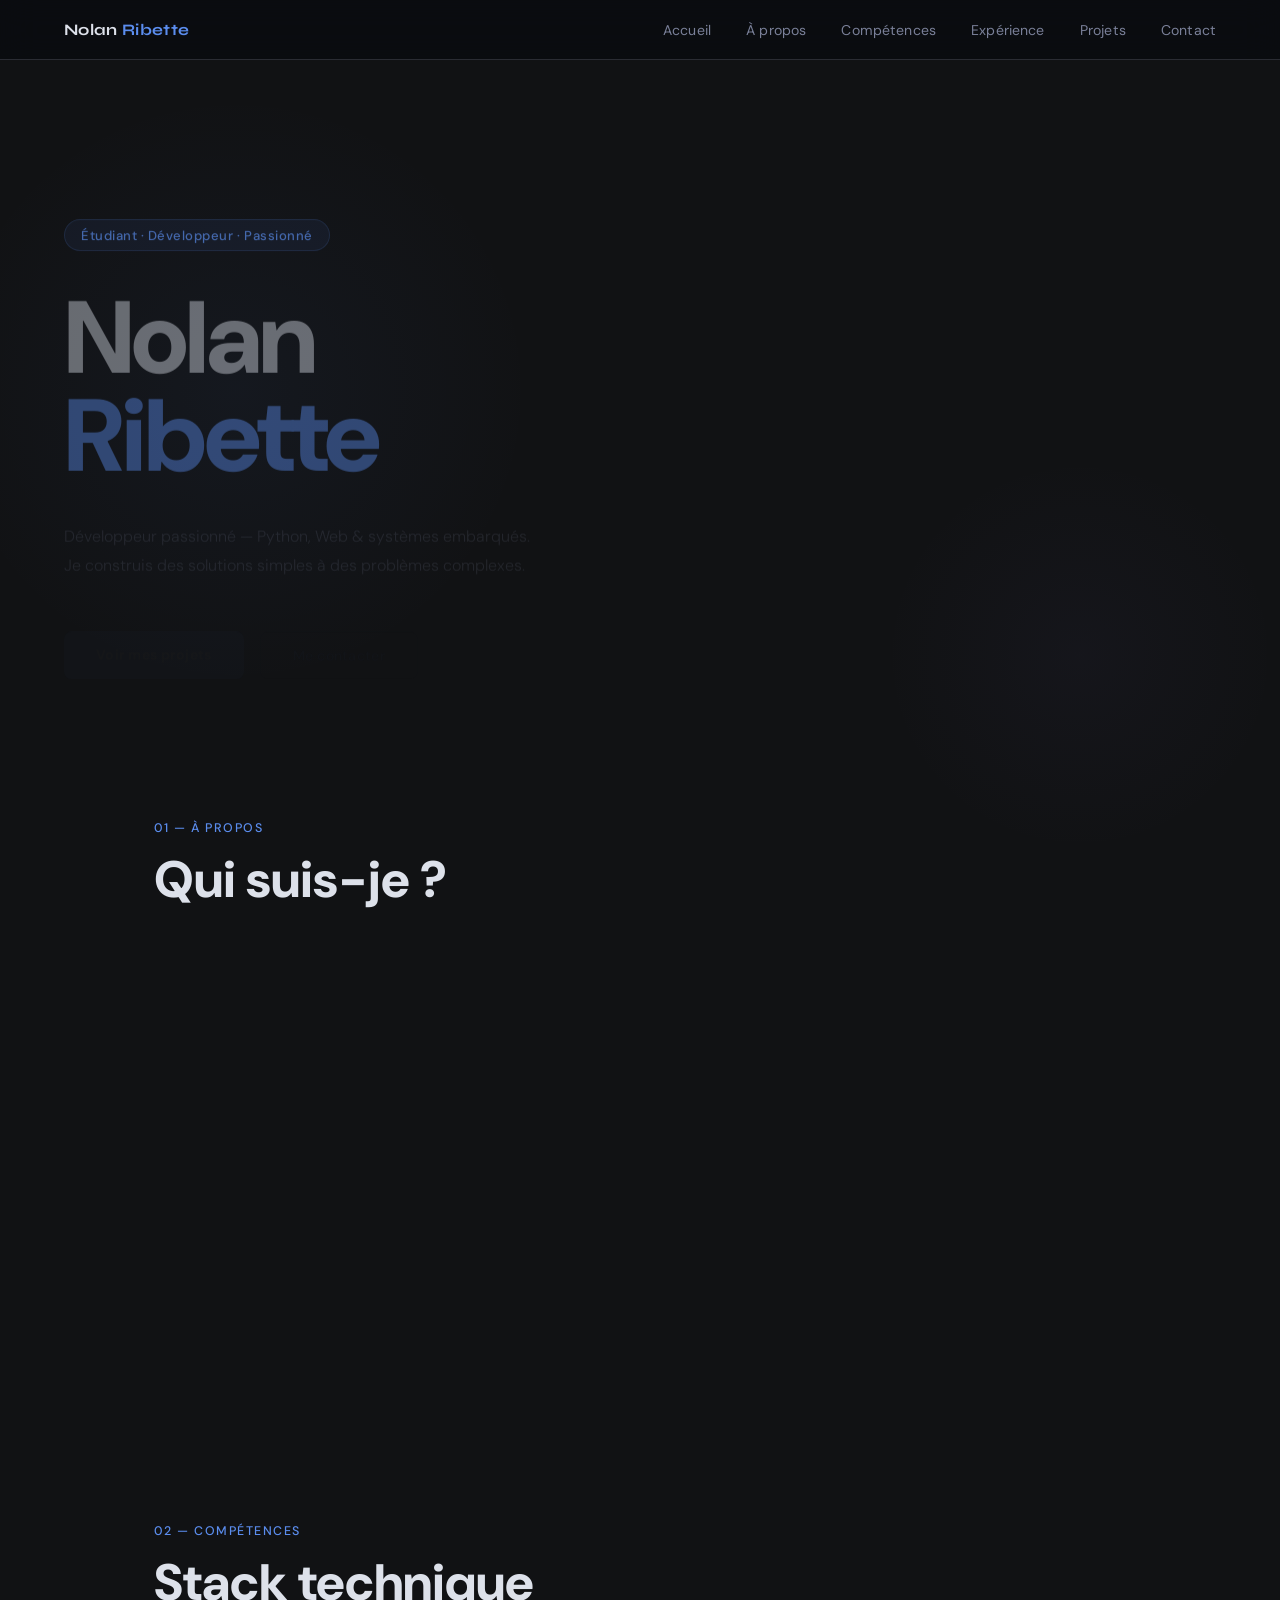
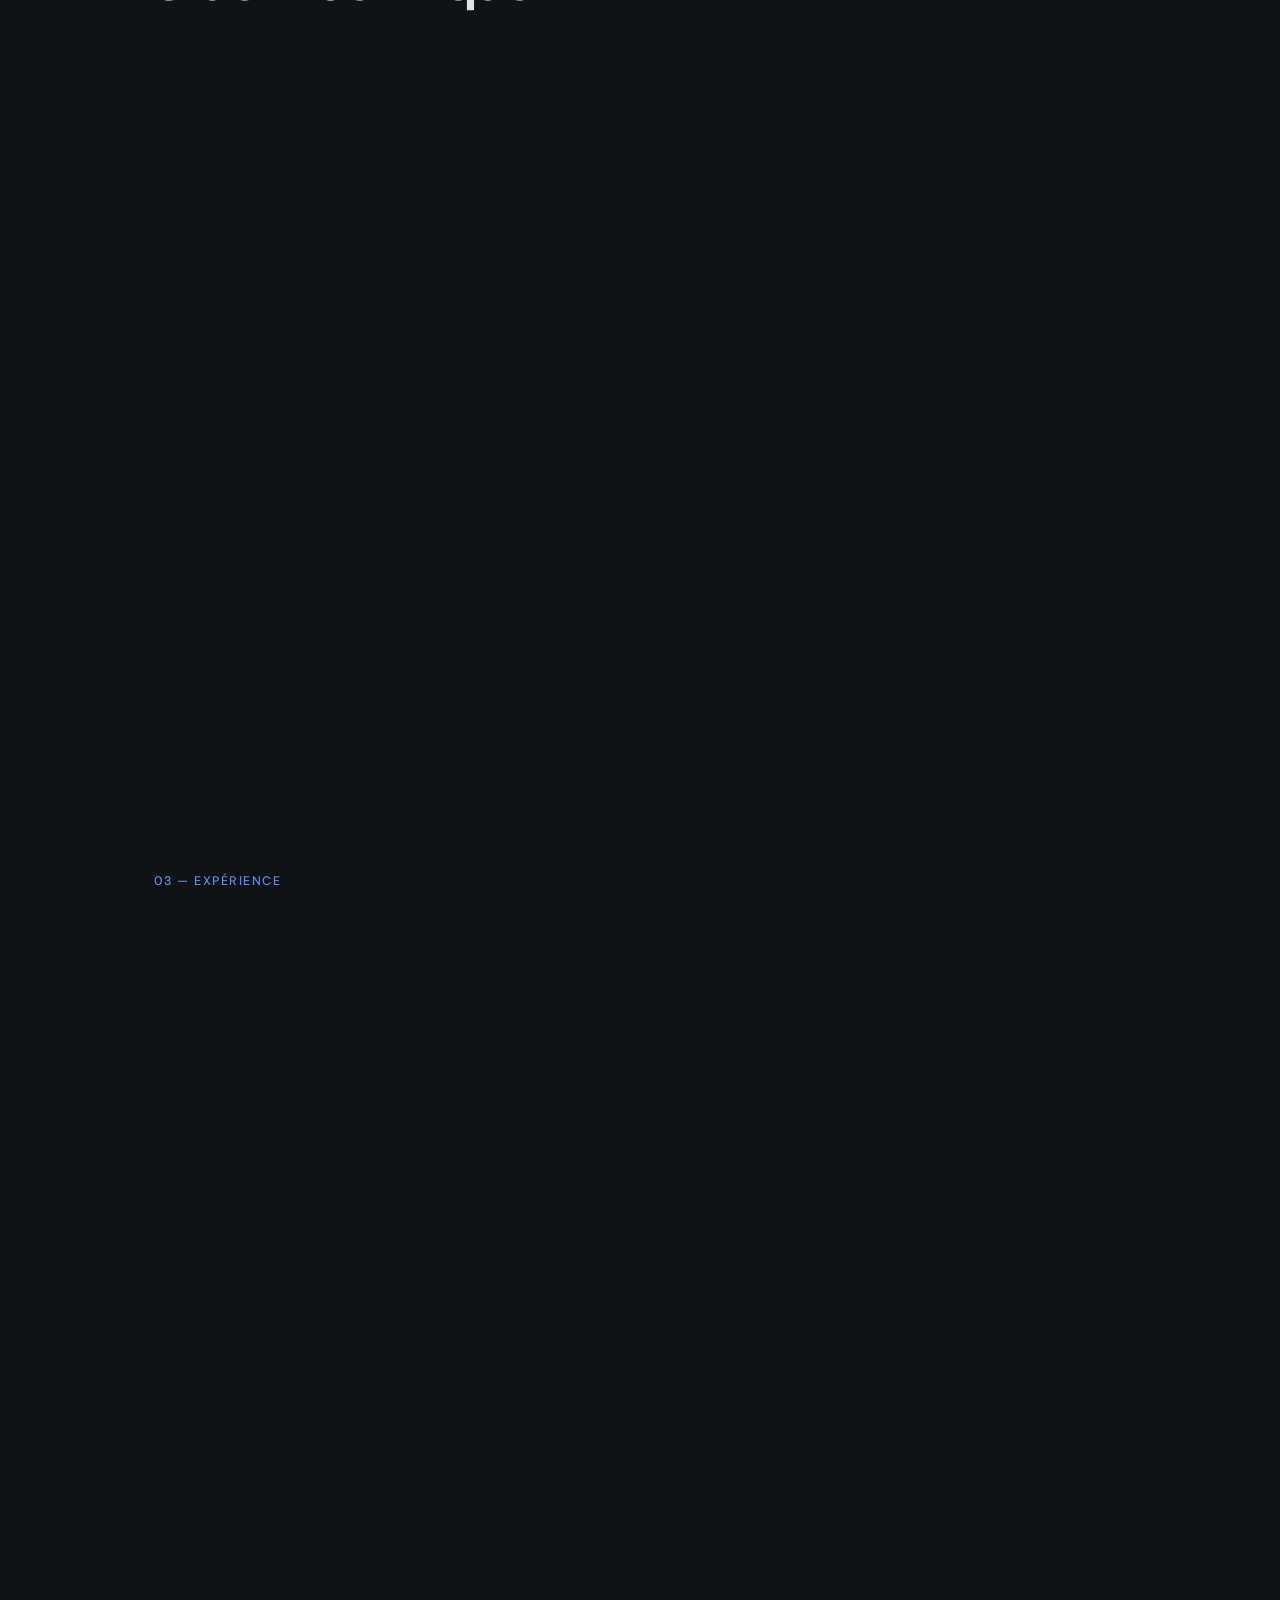
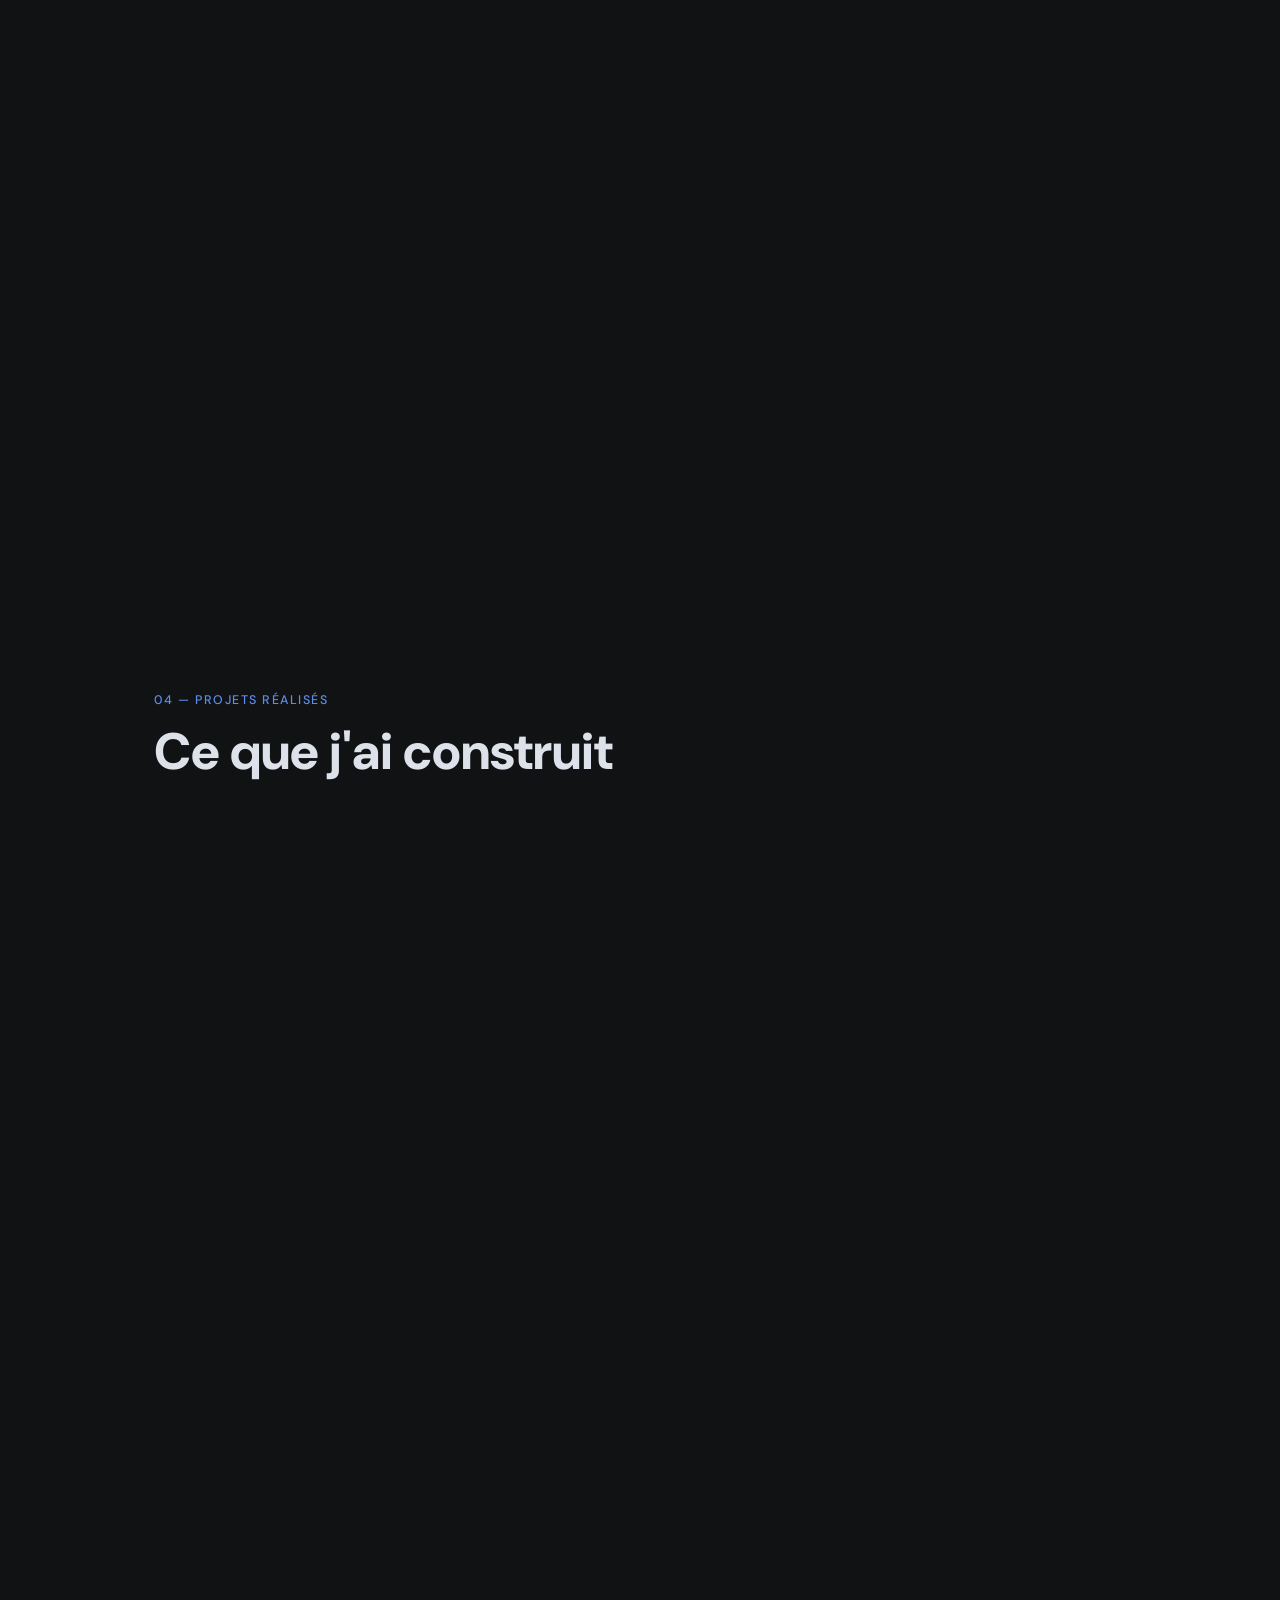
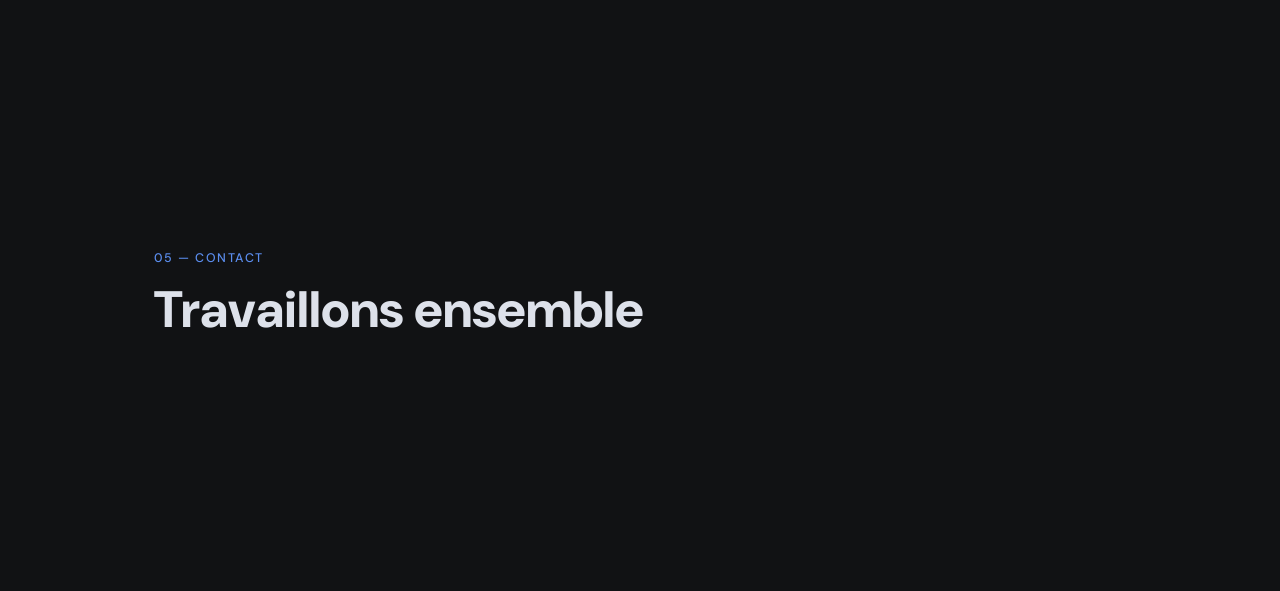
<file: index.html>
<!DOCTYPE html>
<html lang="fr">
<head>
  <meta charset="UTF-8" />
  <meta name="viewport" content="width=device-width, initial-scale=1.0" />
  <meta http-equiv="refresh" content="0; url=Page_Présentation/Acceuil.html" />
  <title>Portfolio Nolan Ribette</title>
</head>
<body>
  <p>Redirection vers la page d'accueil...</p>
</body>
</html>
</file>
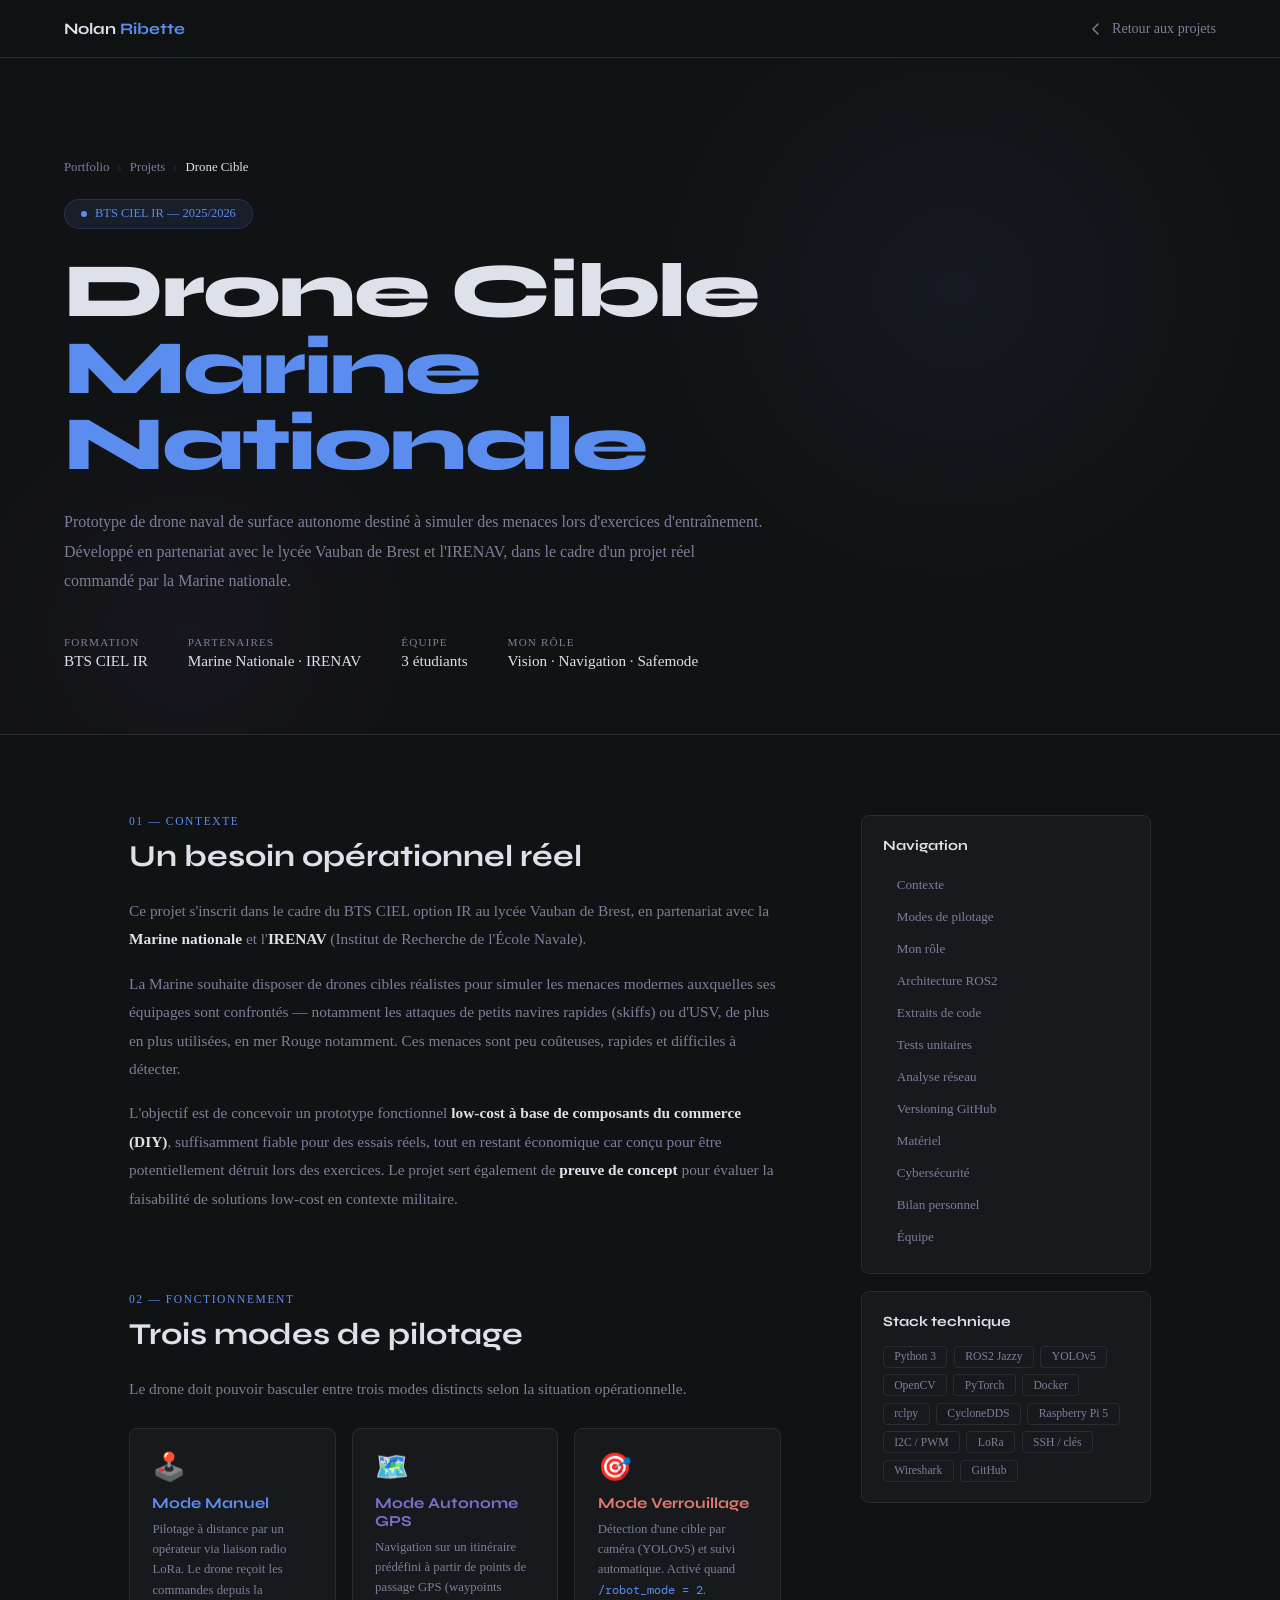
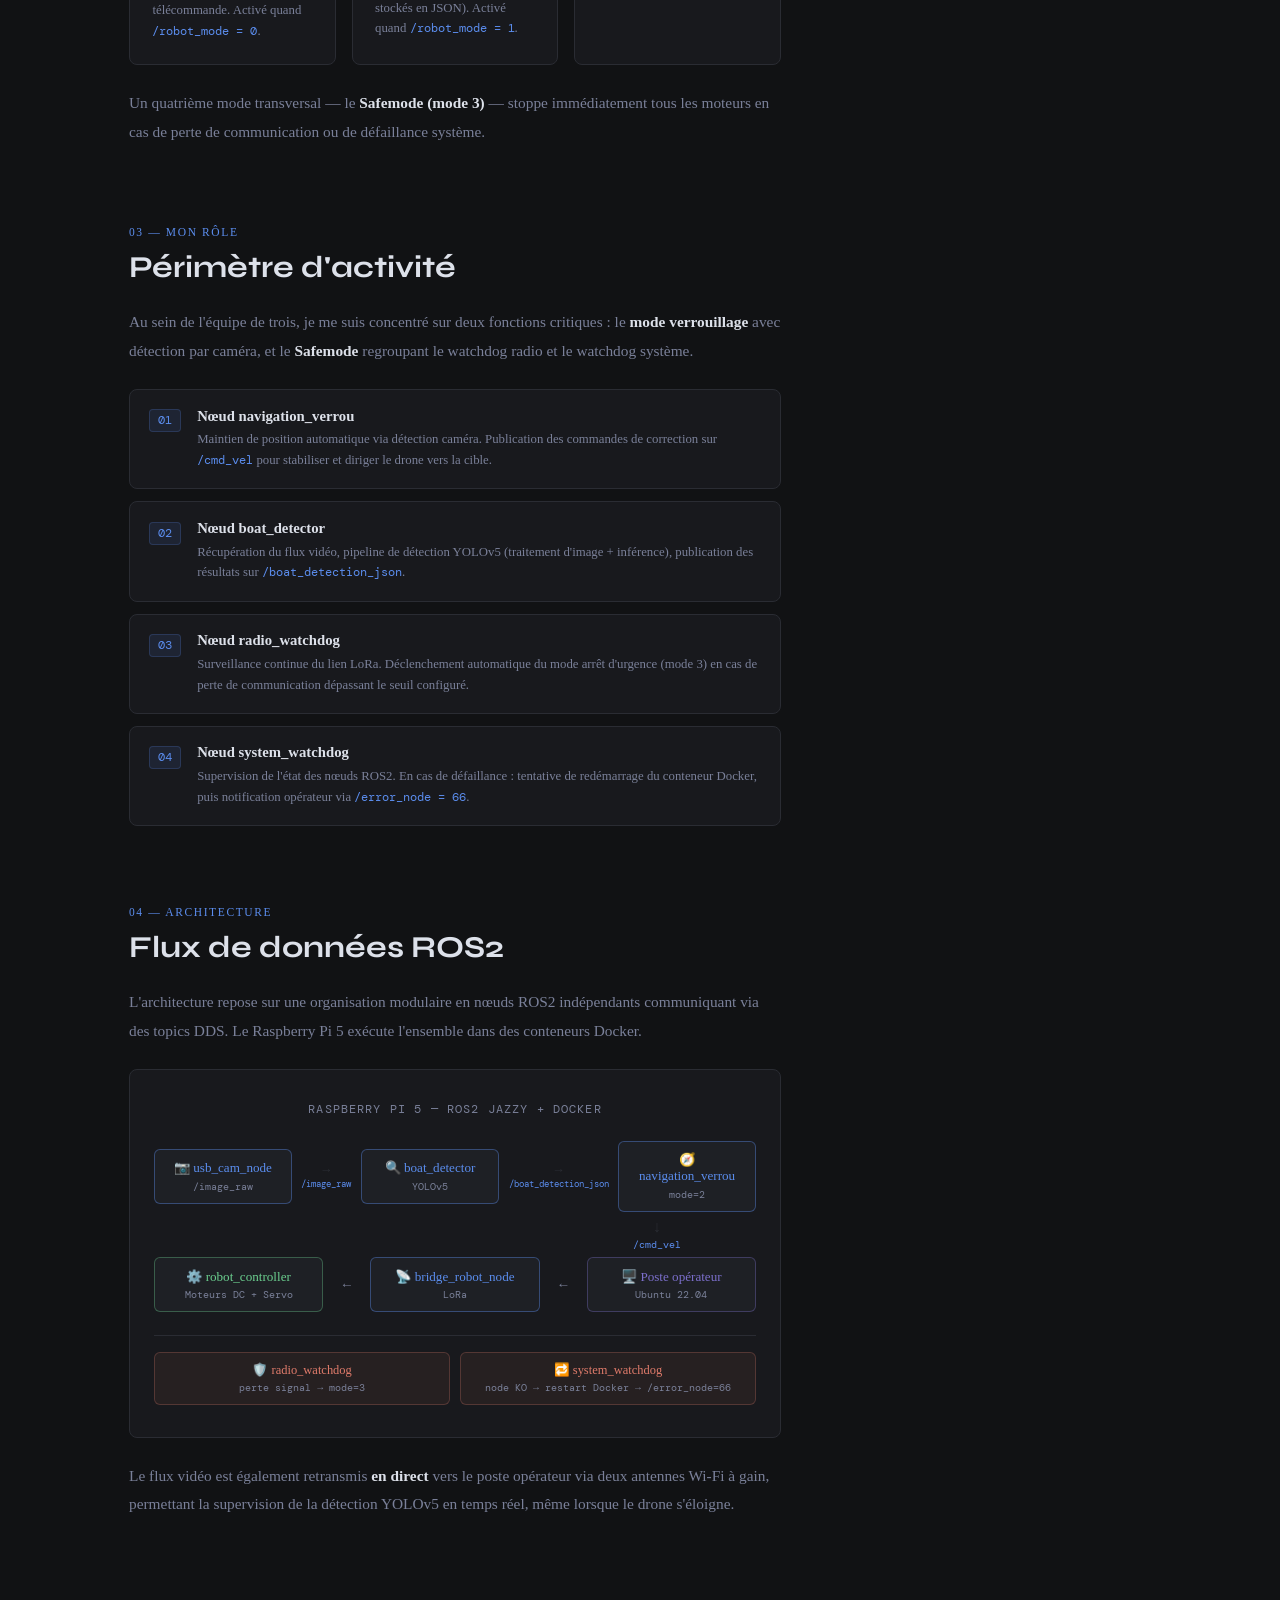
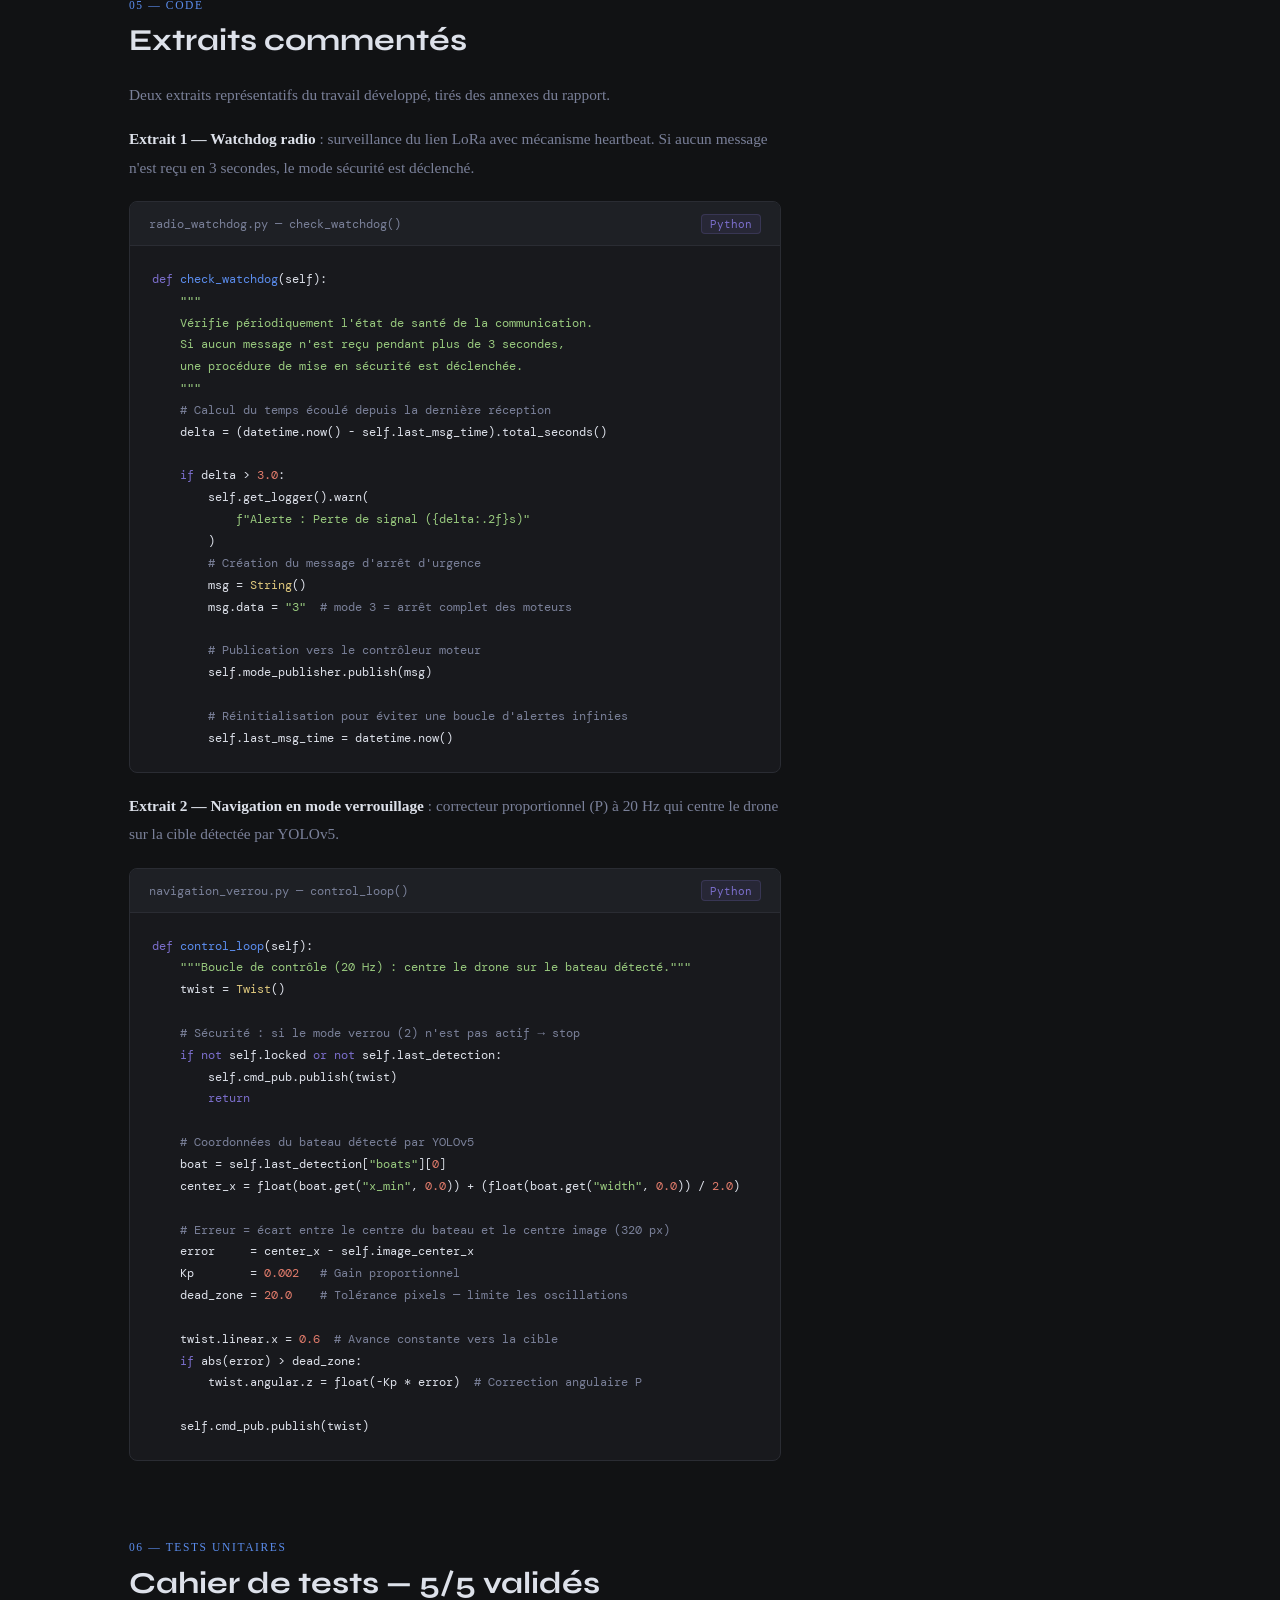
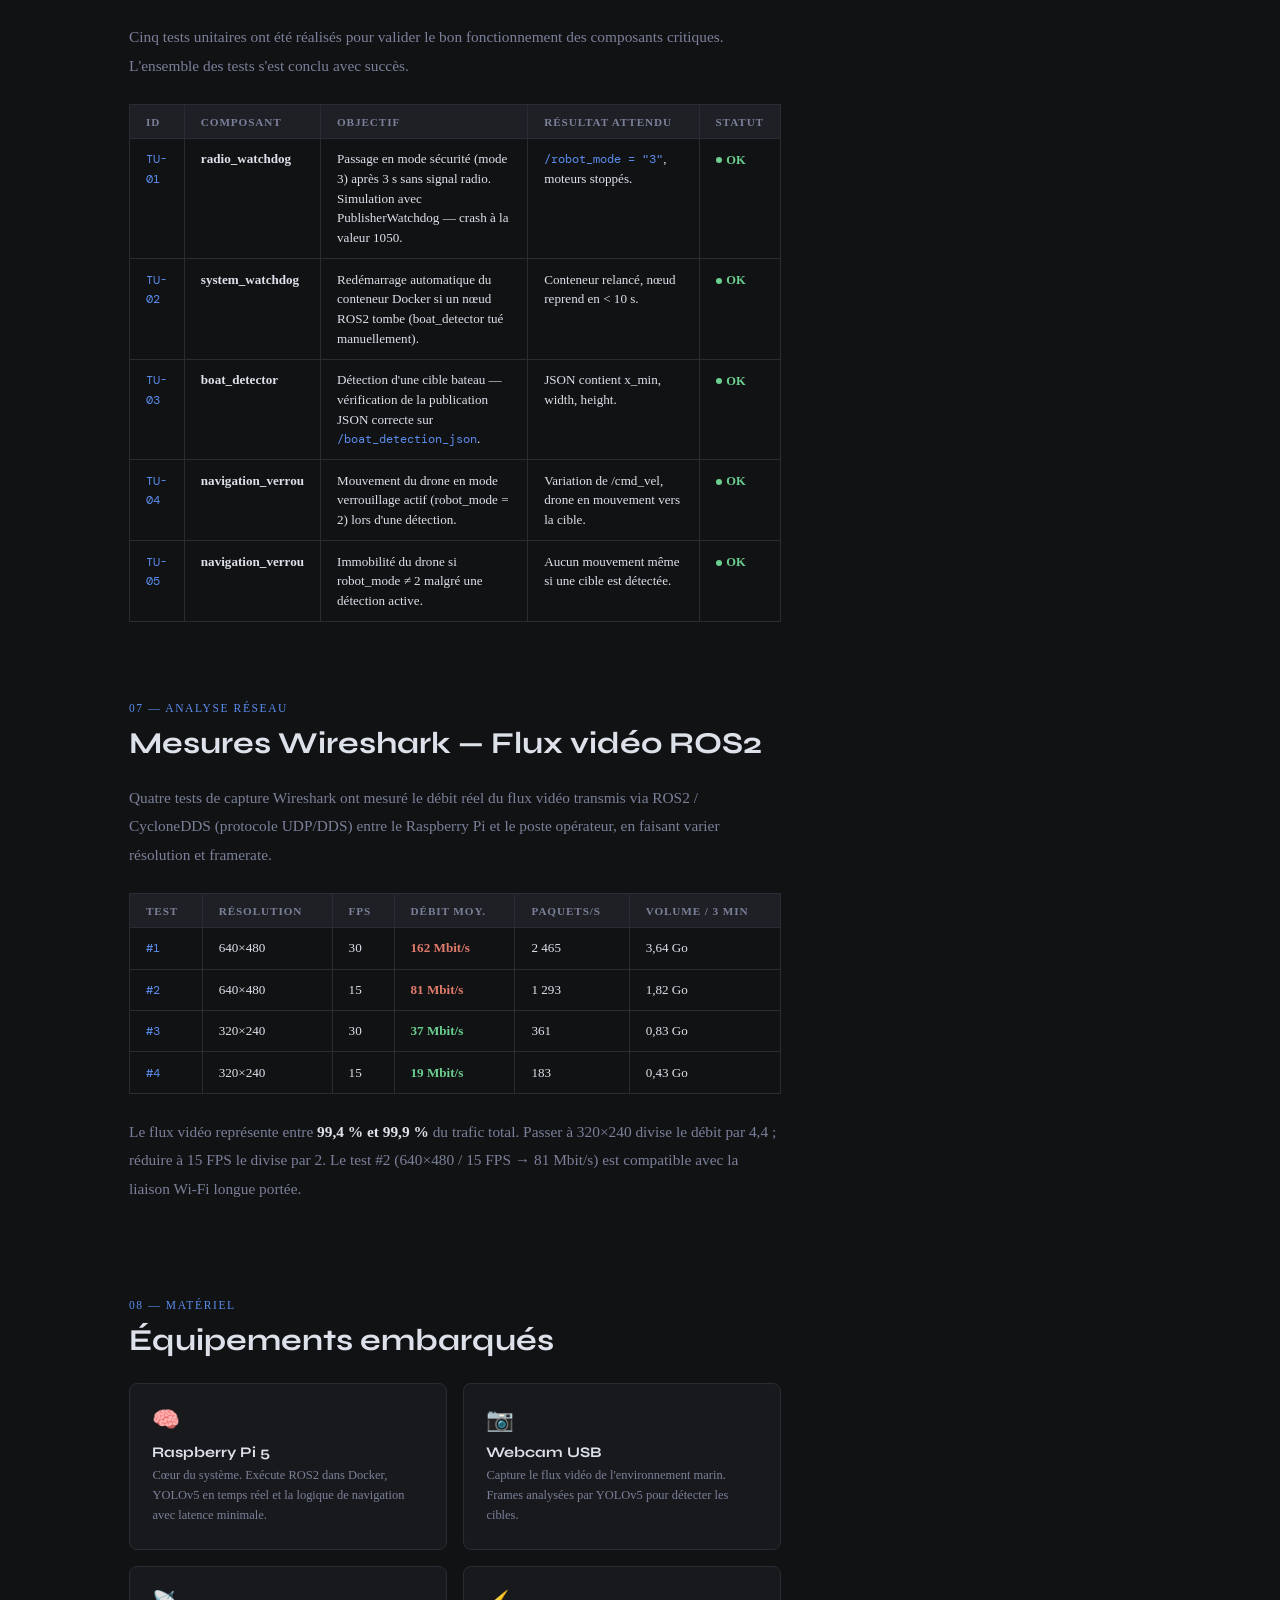
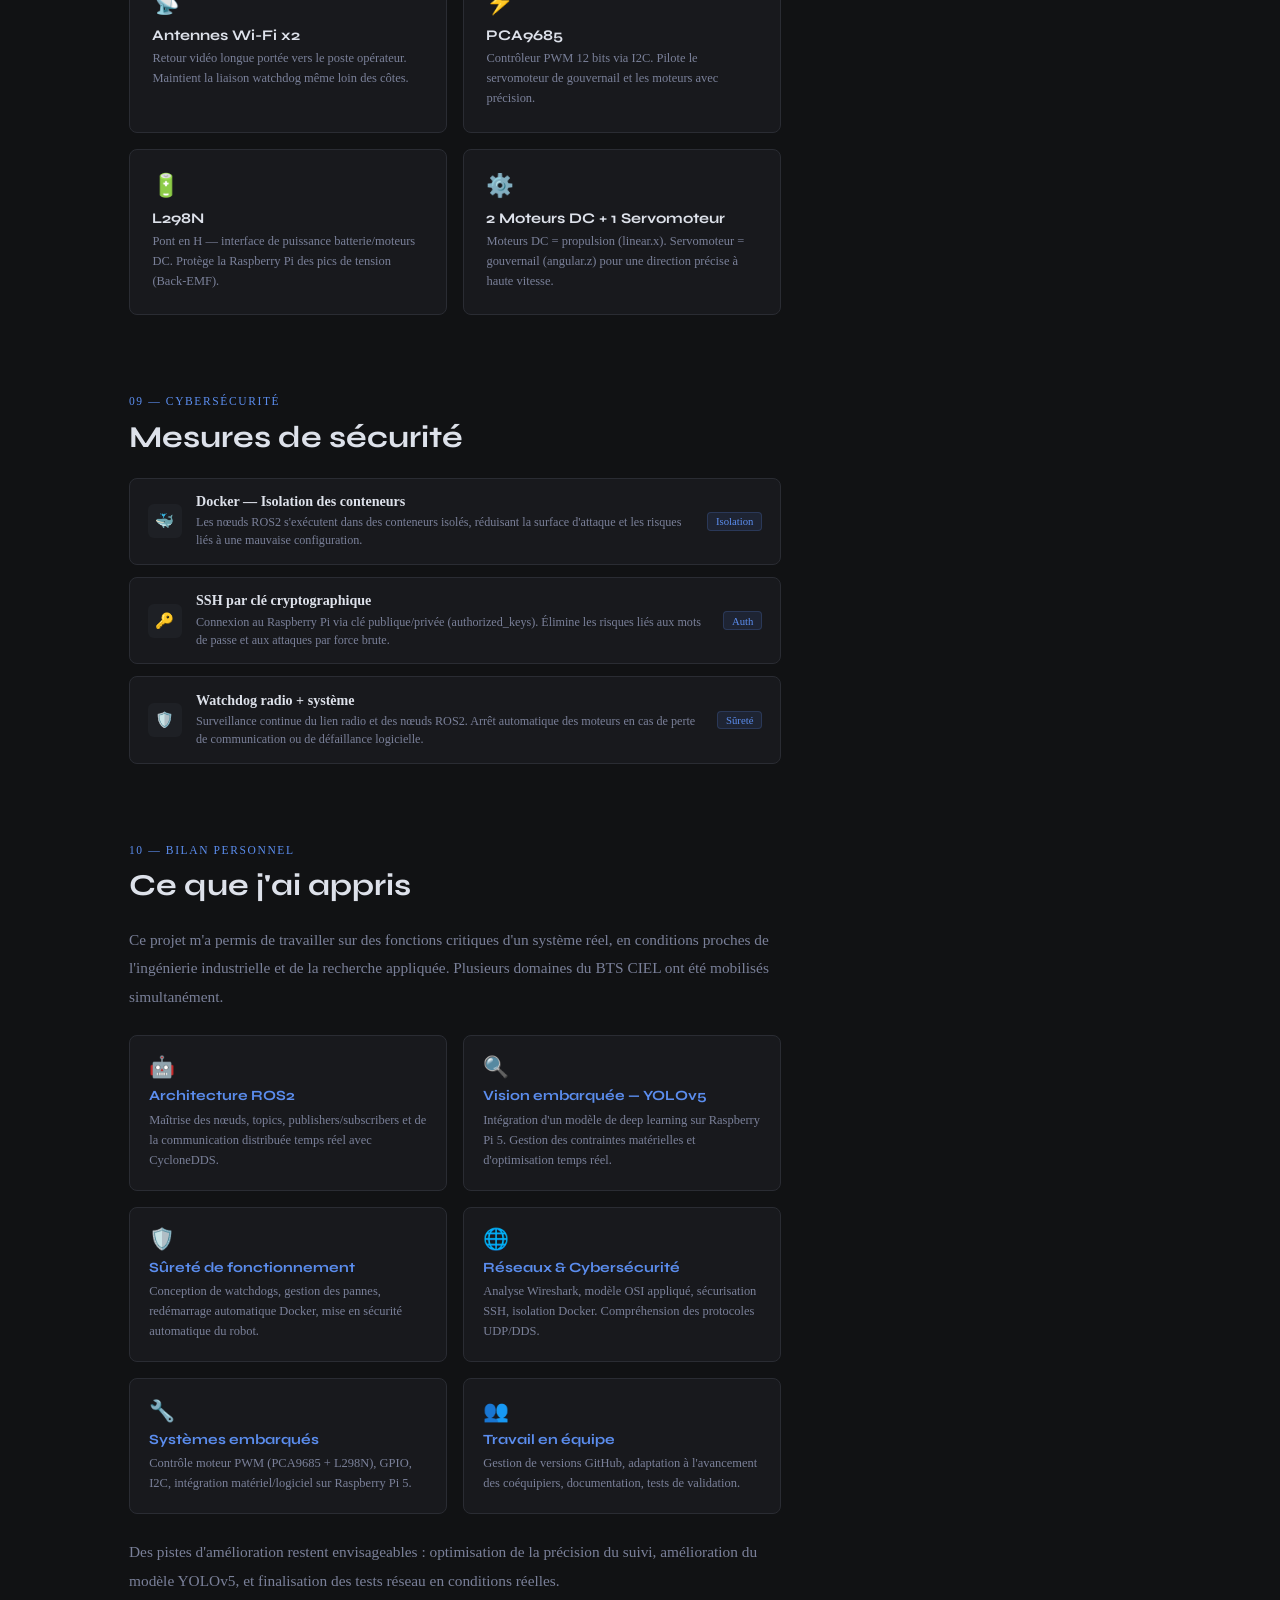
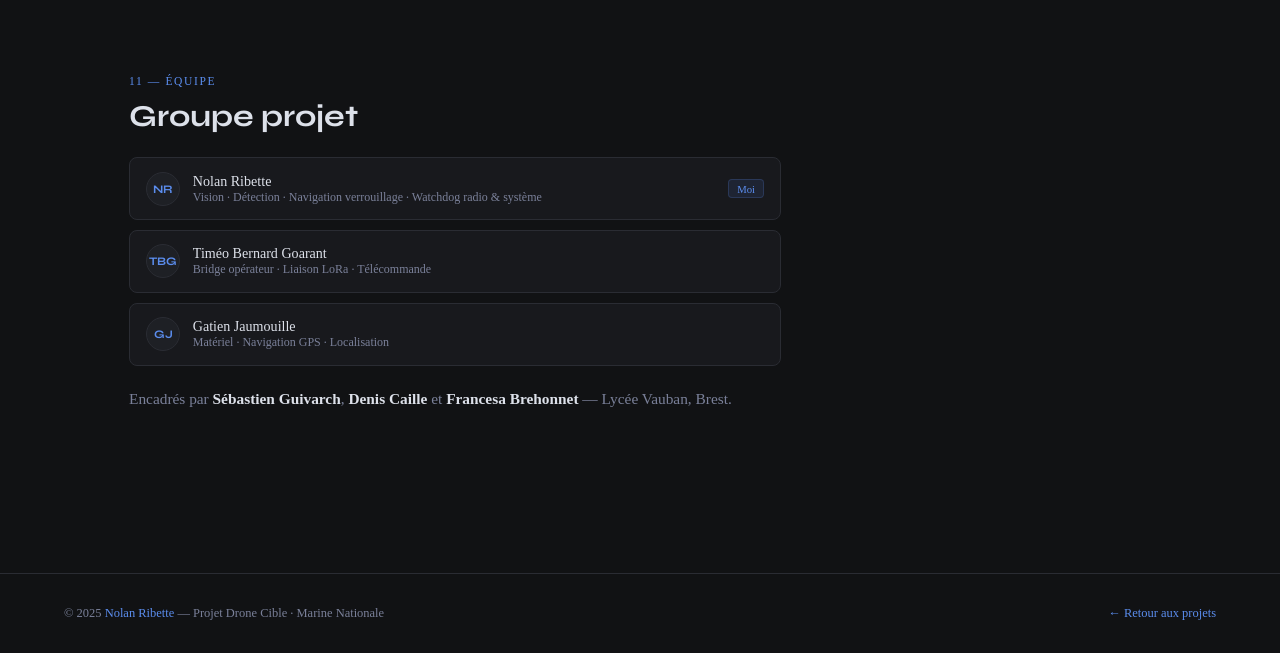
<file: Page_Projet_01/Drone_cible.html>
﻿<!DOCTYPE html>
<html lang="fr">
<head>
  <meta charset="UTF-8" />
  <meta name="viewport" content="width=device-width, initial-scale=1.0" />
  <title>Projet Drone Cible — Nolan Ribette</title>
  <link rel="preconnect" href="https://fonts.googleapis.com" />
  <link href="https://fonts.googleapis.com/css2?family=DM+Mono:wght@400;500&family=Syne:wght@400;600;700;800&family=DM+Sans:ital,wght@0,300;0,400;0,500;1,400&display=swap" rel="stylesheet" />
  <link rel="stylesheet" href="Drone_cible.css" />
</head>
<body>

<nav>
  <a href="../Page_Pr%C3%A9sentation/Acceuil.html" class="nav-logo">Nolan <span>Ribette</span></a>
  <a href="../Page_Pr%C3%A9sentation/Acceuil.html#projets" class="nav-back">
    <svg width="16" height="16" viewBox="0 0 16 16" fill="none"><path d="M10 3L5 8L10 13" stroke="currentColor" stroke-width="1.5" stroke-linecap="round" stroke-linejoin="round"/></svg>
    Retour aux projets
  </a>
</nav>

<!-- ── HERO ── -->
<section class="hero">
  <div class="hero-glow1"></div>
  <div class="hero-glow2"></div>
  <div class="hero-inner">
    <div class="breadcrumb">
      <a href="../Page_Pr%C3%A9sentation/Acceuil.html">Portfolio</a><span>›</span>
      <a href="../Page_Pr%C3%A9sentation/Acceuil.html#projets">Projets</a><span>›</span>
      <span style="color:var(--text)">Drone Cible</span>
    </div>
    <div class="hero-badge"><div class="badge-dot"></div>BTS CIEL IR — 2025/2026</div>
    <h1>Drone Cible<br><em>Marine Nationale</em></h1>
    <p class="hero-desc">Prototype de drone naval de surface autonome destiné à simuler des menaces lors d'exercices d'entraînement. Développé en partenariat avec le lycée Vauban de Brest et l'IRENAV, dans le cadre d'un projet réel commandé par la Marine nationale.</p>
    <div class="hero-meta">
      <div class="meta-item"><span class="meta-label">Formation</span><span class="meta-value">BTS CIEL IR</span></div>
      <div class="meta-item"><span class="meta-label">Partenaires</span><span class="meta-value">Marine Nationale · IRENAV</span></div>
      <div class="meta-item"><span class="meta-label">Équipe</span><span class="meta-value">3 étudiants</span></div>
      <div class="meta-item"><span class="meta-label">Mon rôle</span><span class="meta-value">Vision · Navigation · Safemode</span></div>
    </div>
  </div>
</section>

<!-- ── PAGE ── -->
<div class="page-wrap">
<main>

  <!-- 01 CONTEXTE -->
  <div class="section" id="contexte">
    <div class="section-label">01 — Contexte</div>
    <h2>Un besoin opérationnel réel</h2>
    <p>Ce projet s'inscrit dans le cadre du BTS CIEL option IR au lycée Vauban de Brest, en partenariat avec la <strong>Marine nationale</strong> et l'<strong>IRENAV</strong> (Institut de Recherche de l'École Navale).</p>
    <p>La Marine souhaite disposer de drones cibles réalistes pour simuler les menaces modernes auxquelles ses équipages sont confrontés — notamment les attaques de petits navires rapides (skiffs) ou d'USV, de plus en plus utilisées, en mer Rouge notamment. Ces menaces sont peu coûteuses, rapides et difficiles à détecter.</p>
    <p>L'objectif est de concevoir un prototype fonctionnel <strong>low-cost à base de composants du commerce (DIY)</strong>, suffisamment fiable pour des essais réels, tout en restant économique car conçu pour être potentiellement détruit lors des exercices. Le projet sert également de <strong>preuve de concept</strong> pour évaluer la faisabilité de solutions low-cost en contexte militaire.</p>
  </div>

  <!-- 02 MODES -->
  <div class="section" id="modes">
    <div class="section-label">02 — Fonctionnement</div>
    <h2>Trois modes de pilotage</h2>
    <p>Le drone doit pouvoir basculer entre trois modes distincts selon la situation opérationnelle.</p>
    <div class="modes-grid">
      <div class="card card-accent-blue">
        <div class="card-accent-top"></div>
        <div class="mode-icon">🕹️</div>
        <div class="mode-title blue">Mode Manuel</div>
        <div class="mode-desc">Pilotage à distance par un opérateur via liaison radio LoRa. Le drone reçoit les commandes depuis la télécommande. Activé quand <code style="font-family:var(--mono);font-size:.78rem;color:var(--neon)">/robot_mode = 0</code>.</div>
      </div>
      <div class="card card-accent-purple">
        <div class="card-accent-top"></div>
        <div class="mode-icon">🗺️</div>
        <div class="mode-title purple">Mode Autonome GPS</div>
        <div class="mode-desc">Navigation sur un itinéraire prédéfini à partir de points de passage GPS (waypoints stockés en JSON). Activé quand <code style="font-family:var(--mono);font-size:.78rem;color:var(--neon)">/robot_mode = 1</code>.</div>
      </div>
      <div class="card card-accent-red">
        <div class="card-accent-top"></div>
        <div class="mode-icon">🎯</div>
        <div class="mode-title red">Mode Verrouillage</div>
        <div class="mode-desc">Détection d'une cible par caméra (YOLOv5) et suivi automatique. Activé quand <code style="font-family:var(--mono);font-size:.78rem;color:var(--neon)">/robot_mode = 2</code>.</div>
      </div>
    </div>
    <p>Un quatrième mode transversal — le <strong>Safemode (mode 3)</strong> — stoppe immédiatement tous les moteurs en cas de perte de communication ou de défaillance système.</p>
  </div>

  <!-- 03 MON RÔLE -->
  <div class="section" id="role">
    <div class="section-label">03 — Mon rôle</div>
    <h2>Périmètre d'activité</h2>
    <p>Au sein de l'équipe de trois, je me suis concentré sur deux fonctions critiques : le <strong>mode verrouillage</strong> avec détection par caméra, et le <strong>Safemode</strong> regroupant le watchdog radio et le watchdog système.</p>
    <div class="activities">
      <div class="activity">
        <span class="activity-num">01</span>
        <div>
          <div class="activity-title">Nœud navigation_verrou</div>
          <div class="activity-desc">Maintien de position automatique via détection caméra. Publication des commandes de correction sur <code style="font-family:var(--mono);color:var(--neon);font-size:.78rem">/cmd_vel</code> pour stabiliser et diriger le drone vers la cible.</div>
        </div>
      </div>
      <div class="activity">
        <span class="activity-num">02</span>
        <div>
          <div class="activity-title">Nœud boat_detector</div>
          <div class="activity-desc">Récupération du flux vidéo, pipeline de détection YOLOv5 (traitement d'image + inférence), publication des résultats sur <code style="font-family:var(--mono);color:var(--neon);font-size:.78rem">/boat_detection_json</code>.</div>
        </div>
      </div>
      <div class="activity">
        <span class="activity-num">03</span>
        <div>
          <div class="activity-title">Nœud radio_watchdog</div>
          <div class="activity-desc">Surveillance continue du lien LoRa. Déclenchement automatique du mode arrêt d'urgence (mode 3) en cas de perte de communication dépassant le seuil configuré.</div>
        </div>
      </div>
      <div class="activity">
        <span class="activity-num">04</span>
        <div>
          <div class="activity-title">Nœud system_watchdog</div>
          <div class="activity-desc">Supervision de l'état des nœuds ROS2. En cas de défaillance : tentative de redémarrage du conteneur Docker, puis notification opérateur via <code style="font-family:var(--mono);color:var(--neon);font-size:.78rem">/error_node = 66</code>.</div>
        </div>
      </div>
    </div>
  </div>

  <!-- 04 ARCHITECTURE -->
  <div class="section" id="architecture">
    <div class="section-label">04 — Architecture</div>
    <h2>Flux de données ROS2</h2>
    <p>L'architecture repose sur une organisation modulaire en nœuds ROS2 indépendants communiquant via des topics DDS. Le Raspberry Pi 5 exécute l'ensemble dans des conteneurs Docker.</p>
    <div class="flow">
      <div class="flow-title">RASPBERRY PI 5 — ROS2 JAZZY + DOCKER</div>
      <div class="flow-steps">
        <div class="flow-row">
          <div class="flow-node blue">📷 usb_cam_node<small>/image_raw</small></div>
          <div class="flow-connector"><span>→</span><small>/image_raw</small></div>
          <div class="flow-node blue">🔍 boat_detector<small>YOLOv5</small></div>
          <div class="flow-connector"><span>→</span><small>/boat_detection_json</small></div>
          <div class="flow-node blue">🧭 navigation_verrou<small>mode=2</small></div>
        </div>
        <div class="flow-row" style="justify-content:flex-end; padding-right:0">
          <div style="width:33%; display:flex; flex-direction:column; align-items:center; gap:.1rem">
            <span style="color:var(--border)">↓</span>
            <span style="font-family:var(--mono);font-size:.6rem;color:var(--neon)">/cmd_vel</span>
          </div>
        </div>
        <div class="flow-row">
          <div class="flow-node green">⚙️ robot_controller<small>Moteurs DC + Servo</small></div>
          <div class="flow-arrow" style="flex:none;padding:0 .4rem">←</div>
          <div class="flow-node blue">📡 bridge_robot_node<small>LoRa</small></div>
          <div class="flow-arrow" style="flex:none;padding:0 .4rem">←</div>
          <div class="flow-node purple">🖥️ Poste opérateur<small>Ubuntu 22.04</small></div>
        </div>
        <div class="watchdog-box">
          <div class="watchdog-node">🛡️ radio_watchdog<small>perte signal → mode=3</small></div>
          <div class="watchdog-node">🔁 system_watchdog<small>node KO → restart Docker → /error_node=66</small></div>
        </div>
      </div>
    </div>
    <p>Le flux vidéo est également retransmis <strong>en direct</strong> vers le poste opérateur via deux antennes Wi-Fi à gain, permettant la supervision de la détection YOLOv5 en temps réel, même lorsque le drone s'éloigne.</p>
  </div>

  <!-- 05 CODE -->
  <div class="section" id="code">
    <div class="section-label">05 — Code</div>
    <h2>Extraits commentés</h2>
    <p>Deux extraits représentatifs du travail développé, tirés des annexes du rapport.</p>
    <p><strong>Extrait 1 — Watchdog radio</strong> : surveillance du lien LoRa avec mécanisme heartbeat. Si aucun message n'est reçu en 3 secondes, le mode sécurité est déclenché.</p>
    <div class="code-block">
      <div class="code-header">
        <span class="code-title">radio_watchdog.py — check_watchdog()</span>
        <span class="code-lang">Python</span>
      </div>
      <pre><span class="kw">def</span> <span class="fn">check_watchdog</span>(self):
    <span class="st">"""
    Vérifie périodiquement l'état de santé de la communication.
    Si aucun message n'est reçu pendant plus de 3 secondes,
    une procédure de mise en sécurité est déclenchée.
    """</span>
    <span class="cm"># Calcul du temps écoulé depuis la dernière réception</span>
    delta = (datetime.now() - self.last_msg_time).total_seconds()

    <span class="kw">if</span> delta > <span class="nu">3.0</span>:
        self.get_logger().warn(
            <span class="st">f"Alerte : Perte de signal ({delta:.2f}s)"</span>
        )
        <span class="cm"># Création du message d'arrêt d'urgence</span>
        msg = <span class="cl">String</span>()
        msg.data = <span class="st">"3"</span>  <span class="cm"># mode 3 = arrêt complet des moteurs</span>

        <span class="cm"># Publication vers le contrôleur moteur</span>
        self.mode_publisher.publish(msg)

        <span class="cm"># Réinitialisation pour éviter une boucle d'alertes infinies</span>
        self.last_msg_time = datetime.now()</pre>
    </div>
    <p><strong>Extrait 2 — Navigation en mode verrouillage</strong> : correcteur proportionnel (P) à 20 Hz qui centre le drone sur la cible détectée par YOLOv5.</p>
    <div class="code-block">
      <div class="code-header">
        <span class="code-title">navigation_verrou.py — control_loop()</span>
        <span class="code-lang">Python</span>
      </div>
      <pre><span class="kw">def</span> <span class="fn">control_loop</span>(self):
    <span class="st">"""Boucle de contrôle (20 Hz) : centre le drone sur le bateau détecté."""</span>
    twist = <span class="cl">Twist</span>()

    <span class="cm"># Sécurité : si le mode verrou (2) n'est pas actif → stop</span>
    <span class="kw">if not</span> self.locked <span class="kw">or not</span> self.last_detection:
        self.cmd_pub.publish(twist)
        <span class="kw">return</span>

    <span class="cm"># Coordonnées du bateau détecté par YOLOv5</span>
    boat = self.last_detection[<span class="st">"boats"</span>][<span class="nu">0</span>]
    center_x = float(boat.get(<span class="st">"x_min"</span>, <span class="nu">0.0</span>)) + (float(boat.get(<span class="st">"width"</span>, <span class="nu">0.0</span>)) / <span class="nu">2.0</span>)

    <span class="cm"># Erreur = écart entre le centre du bateau et le centre image (320 px)</span>
    error     = center_x - self.image_center_x
    Kp        = <span class="nu">0.002</span>   <span class="cm"># Gain proportionnel</span>
    dead_zone = <span class="nu">20.0</span>    <span class="cm"># Tolérance pixels — limite les oscillations</span>

    twist.linear.x = <span class="nu">0.6</span>  <span class="cm"># Avance constante vers la cible</span>
    <span class="kw">if</span> abs(error) > dead_zone:
        twist.angular.z = float(-Kp * error)  <span class="cm"># Correction angulaire P</span>

    self.cmd_pub.publish(twist)</pre>
    </div>
  </div>

  <!-- 06 TESTS -->
  <div class="section" id="tests">
    <div class="section-label">06 — Tests unitaires</div>
    <h2>Cahier de tests — 5/5 validés</h2>
    <p>Cinq tests unitaires ont été réalisés pour valider le bon fonctionnement des composants critiques. L'ensemble des tests s'est conclu avec succès.</p>
    <div class="table-wrap">
      <table>
        <thead>
          <tr><th>ID</th><th>Composant</th><th>Objectif</th><th>Résultat attendu</th><th>Statut</th></tr>
        </thead>
        <tbody>
          <tr>
            <td><span class="tid">TU-01</span></td>
            <td><strong>radio_watchdog</strong></td>
            <td>Passage en mode sécurité (mode 3) après 3 s sans signal radio. Simulation avec PublisherWatchdog — crash à la valeur 1050.</td>
            <td><code style="font-family:var(--mono);font-size:.75rem;color:var(--neon)">/robot_mode = "3"</code>, moteurs stoppés.</td>
            <td><span class="status-ok"><span class="sdot" style="background:var(--green)"></span>OK</span></td>
          </tr>
          <tr>
            <td><span class="tid">TU-02</span></td>
            <td><strong>system_watchdog</strong></td>
            <td>Redémarrage automatique du conteneur Docker si un nœud ROS2 tombe (boat_detector tué manuellement).</td>
            <td>Conteneur relancé, nœud reprend en &lt; 10 s.</td>
            <td><span class="status-ok"><span class="sdot" style="background:var(--green)"></span>OK</span></td>
          </tr>
          <tr>
            <td><span class="tid">TU-03</span></td>
            <td><strong>boat_detector</strong></td>
            <td>Détection d'une cible bateau — vérification de la publication JSON correcte sur <code style="font-family:var(--mono);font-size:.75rem;color:var(--neon)">/boat_detection_json</code>.</td>
            <td>JSON contient x_min, width, height.</td>
            <td><span class="status-ok"><span class="sdot" style="background:var(--green)"></span>OK</span></td>
          </tr>
          <tr>
            <td><span class="tid">TU-04</span></td>
            <td><strong>navigation_verrou</strong></td>
            <td>Mouvement du drone en mode verrouillage actif (robot_mode = 2) lors d'une détection.</td>
            <td>Variation de /cmd_vel, drone en mouvement vers la cible.</td>
            <td><span class="status-ok"><span class="sdot" style="background:var(--green)"></span>OK</span></td>
          </tr>
          <tr>
            <td><span class="tid">TU-05</span></td>
            <td><strong>navigation_verrou</strong></td>
            <td>Immobilité du drone si robot_mode ≠ 2 malgré une détection active.</td>
            <td>Aucun mouvement même si une cible est détectée.</td>
            <td><span class="status-ok"><span class="sdot" style="background:var(--green)"></span>OK</span></td>
          </tr>
        </tbody>
      </table>
    </div>
  </div>

  <!-- 07 RÉSEAU -->
  <div class="section" id="reseau">
    <div class="section-label">07 — Analyse réseau</div>
    <h2>Mesures Wireshark — Flux vidéo ROS2</h2>
    <p>Quatre tests de capture Wireshark ont mesuré le débit réel du flux vidéo transmis via ROS2 / CycloneDDS (protocole UDP/DDS) entre le Raspberry Pi et le poste opérateur, en faisant varier résolution et framerate.</p>
    <div class="table-wrap">
      <table>
        <thead>
          <tr><th>Test</th><th>Résolution</th><th>FPS</th><th>Débit moy.</th><th>Paquets/s</th><th>Volume / 3 min</th></tr>
        </thead>
        <tbody>
          <tr><td><span class="tid">#1</span></td><td>640×480</td><td>30</td><td><span class="net-warn">162 Mbit/s</span></td><td>2 465</td><td>3,64 Go</td></tr>
          <tr><td><span class="tid">#2</span></td><td>640×480</td><td>15</td><td><span class="net-warn">81 Mbit/s</span></td><td>1 293</td><td>1,82 Go</td></tr>
          <tr><td><span class="tid">#3</span></td><td>320×240</td><td>30</td><td><span class="net-good">37 Mbit/s</span></td><td>361</td><td>0,83 Go</td></tr>
          <tr><td><span class="tid">#4</span></td><td>320×240</td><td>15</td><td><span class="net-good">19 Mbit/s</span></td><td>183</td><td>0,43 Go</td></tr>
        </tbody>
      </table>
    </div>
    <p>Le flux vidéo représente entre <strong>99,4 % et 99,9 %</strong> du trafic total. Passer à 320×240 divise le débit par 4,4 ; réduire à 15 FPS le divise par 2. Le test #2 (640×480 / 15 FPS → 81 Mbit/s) est compatible avec la liaison Wi-Fi longue portée.</p>
    <div class="table-wrap" style="margin-top:.8rem">
      <table class="osi-table">
      </table>
    </div>
  </div>

  <!-- 08 MATÉRIEL -->
  <div class="section" id="materiel">
    <div class="section-label">08 — Matériel</div>
    <h2>Équipements embarqués</h2>
    <div class="hw-grid">
      <div class="card"><div class="card-accent-top"></div><div class="hw-icon">🧠</div><div class="hw-name">Raspberry Pi 5</div><div class="hw-role">Cœur du système. Exécute ROS2 dans Docker, YOLOv5 en temps réel et la logique de navigation avec latence minimale.</div></div>
      <div class="card"><div class="card-accent-top"></div><div class="hw-icon">📷</div><div class="hw-name">Webcam USB</div><div class="hw-role">Capture le flux vidéo de l'environnement marin. Frames analysées par YOLOv5 pour détecter les cibles.</div></div>
      <div class="card"><div class="card-accent-top"></div><div class="hw-icon">📡</div><div class="hw-name">Antennes Wi-Fi x2</div><div class="hw-role">Retour vidéo longue portée vers le poste opérateur. Maintient la liaison watchdog même loin des côtes.</div></div>
      <div class="card"><div class="card-accent-top"></div><div class="hw-icon">⚡</div><div class="hw-name">PCA9685</div><div class="hw-role">Contrôleur PWM 12 bits via I2C. Pilote le servomoteur de gouvernail et les moteurs avec précision.</div></div>
      <div class="card"><div class="card-accent-top"></div><div class="hw-icon">🔋</div><div class="hw-name">L298N</div><div class="hw-role">Pont en H — interface de puissance batterie/moteurs DC. Protège la Raspberry Pi des pics de tension (Back-EMF).</div></div>
      <div class="card"><div class="card-accent-top"></div><div class="hw-icon">⚙️</div><div class="hw-name">2 Moteurs DC + 1 Servomoteur</div><div class="hw-role">Moteurs DC = propulsion (linear.x). Servomoteur = gouvernail (angular.z) pour une direction précise à haute vitesse.</div></div>
    </div>
  </div>

  <!-- 09 CYBERSÉCURITÉ -->
  <div class="section" id="secu">
    <div class="section-label">09 — Cybersécurité</div>
    <h2>Mesures de sécurité</h2>
    <div class="tech-list">
      <div class="tech-item">
        <div class="tech-icon">🐳</div>
        <div class="tech-info">
          <div class="tech-name">Docker — Isolation des conteneurs</div>
          <div class="tech-desc">Les nœuds ROS2 s'exécutent dans des conteneurs isolés, réduisant la surface d'attaque et les risques liés à une mauvaise configuration.</div>
        </div>
        <div class="tech-badge">Isolation</div>
      </div>
      <div class="tech-item">
        <div class="tech-icon">🔑</div>
        <div class="tech-info">
          <div class="tech-name">SSH par clé cryptographique</div>
          <div class="tech-desc">Connexion au Raspberry Pi via clé publique/privée (authorized_keys). Élimine les risques liés aux mots de passe et aux attaques par force brute.</div>
        </div>
        <div class="tech-badge">Auth</div>
      </div>
      <div class="tech-item">
        <div class="tech-icon">🛡️</div>
        <div class="tech-info">
          <div class="tech-name">Watchdog radio + système</div>
          <div class="tech-desc">Surveillance continue du lien radio et des nœuds ROS2. Arrêt automatique des moteurs en cas de perte de communication ou de défaillance logicielle.</div>
        </div>
        <div class="tech-badge">Sûreté</div>
      </div>
    </div>
  </div>

  <!-- 10 BILAN -->
  <div class="section" id="bilan">
    <div class="section-label">10 — Bilan personnel</div>
    <h2>Ce que j'ai appris</h2>
    <p>Ce projet m'a permis de travailler sur des fonctions critiques d'un système réel, en conditions proches de l'ingénierie industrielle et de la recherche appliquée. Plusieurs domaines du BTS CIEL ont été mobilisés simultanément.</p>
    <div class="bilan-grid">
      <div class="bilan-card"><div class="bilan-icon">🤖</div><div class="bilan-title">Architecture ROS2</div><div class="bilan-desc">Maîtrise des nœuds, topics, publishers/subscribers et de la communication distribuée temps réel avec CycloneDDS.</div></div>
      <div class="bilan-card"><div class="bilan-icon">🔍</div><div class="bilan-title">Vision embarquée — YOLOv5</div><div class="bilan-desc">Intégration d'un modèle de deep learning sur Raspberry Pi 5. Gestion des contraintes matérielles et d'optimisation temps réel.</div></div>
      <div class="bilan-card"><div class="bilan-icon">🛡️</div><div class="bilan-title">Sûreté de fonctionnement</div><div class="bilan-desc">Conception de watchdogs, gestion des pannes, redémarrage automatique Docker, mise en sécurité automatique du robot.</div></div>
      <div class="bilan-card"><div class="bilan-icon">🌐</div><div class="bilan-title">Réseaux & Cybersécurité</div><div class="bilan-desc">Analyse Wireshark, modèle OSI appliqué, sécurisation SSH, isolation Docker. Compréhension des protocoles UDP/DDS.</div></div>
      <div class="bilan-card"><div class="bilan-icon">🔧</div><div class="bilan-title">Systèmes embarqués</div><div class="bilan-desc">Contrôle moteur PWM (PCA9685 + L298N), GPIO, I2C, intégration matériel/logiciel sur Raspberry Pi 5.</div></div>
      <div class="bilan-card"><div class="bilan-icon">👥</div><div class="bilan-title">Travail en équipe</div><div class="bilan-desc">Gestion de versions GitHub, adaptation à l'avancement des coéquipiers, documentation, tests de validation.</div></div>
    </div>
    <p style="margin-top:1rem">Des pistes d'amélioration restent envisageables : optimisation de la précision du suivi, amélioration du modèle YOLOv5, et finalisation des tests réseau en conditions réelles.</p>
  </div>

  <!-- 11 ÉQUIPE -->
  <div class="section" id="equipe">
    <div class="section-label">11 — Équipe</div>
    <h2>Groupe projet</h2>
    <div class="team-list">
      <div class="team-item">
        <div class="team-av">NR</div>
        <div><div class="team-name">Nolan Ribette</div><div class="team-role">Vision · Détection · Navigation verrouillage · Watchdog radio & système</div></div>
        <span class="team-me">Moi</span>
      </div>
      <div class="team-item">
        <div class="team-av">TBG</div>
        <div><div class="team-name">Timéo Bernard Goarant</div><div class="team-role">Bridge opérateur · Liaison LoRa · Télécommande</div></div>
      </div>
      <div class="team-item">
        <div class="team-av">GJ</div>
        <div><div class="team-name">Gatien Jaumouille</div><div class="team-role">Matériel · Navigation GPS · Localisation</div></div>
      </div>
    </div>
    <p style="margin-top:1.2rem">Encadrés par <strong>Sébastien Guivarch</strong>, <strong>Denis Caille</strong> et <strong>Francesa Brehonnet</strong> — Lycée Vauban, Brest.</p>
  </div>

</main>

<!-- ── SIDEBAR ── -->
<aside class="sidebar">
  <div class="sidebar-card">
    <div class="sidebar-title">Navigation</div>
    <ul class="nav-anchors">
      <li><a href="#contexte">Contexte</a></li>
      <li><a href="#modes">Modes de pilotage</a></li>
      <li><a href="#role">Mon rôle</a></li>
      <li><a href="#architecture">Architecture ROS2</a></li>
      <li><a href="#code">Extraits de code</a></li>
      <li><a href="#tests">Tests unitaires</a></li>
      <li><a href="#reseau">Analyse réseau</a></li>
      <li><a href="#commits">Versioning GitHub</a></li>
      <li><a href="#materiel">Matériel</a></li>
      <li><a href="#secu">Cybersécurité</a></li>
      <li><a href="#bilan">Bilan personnel</a></li>
      <li><a href="#equipe">Équipe</a></li>
    </ul>
  </div>
  <div class="sidebar-card">
    <div class="sidebar-title">Stack technique</div>
    <div class="tag-cloud">
      <span class="tag">Python 3</span>
      <span class="tag">ROS2 Jazzy</span>
      <span class="tag">YOLOv5</span>
      <span class="tag">OpenCV</span>
      <span class="tag">PyTorch</span>
      <span class="tag">Docker</span>
      <span class="tag">rclpy</span>
      <span class="tag">CycloneDDS</span>
      <span class="tag">Raspberry Pi 5</span>
      <span class="tag">I2C / PWM</span>
      <span class="tag">LoRa</span>
      <span class="tag">SSH / clés</span>
      <span class="tag">Wireshark</span>
      <span class="tag">GitHub</span>
    </div>
  </div>
</aside>
</div>

<footer>
  <span>© 2025 <a href="../Page_Pr%C3%A9sentation/Acceuil.html">Nolan Ribette</a> — Projet Drone Cible · Marine Nationale</span>
  <a href="../Page_Pr%C3%A9sentation/Acceuil.html#projets">← Retour aux projets</a>
</footer>

<script src="Drone_cible.js"></script>
</body>
</html>
</file>
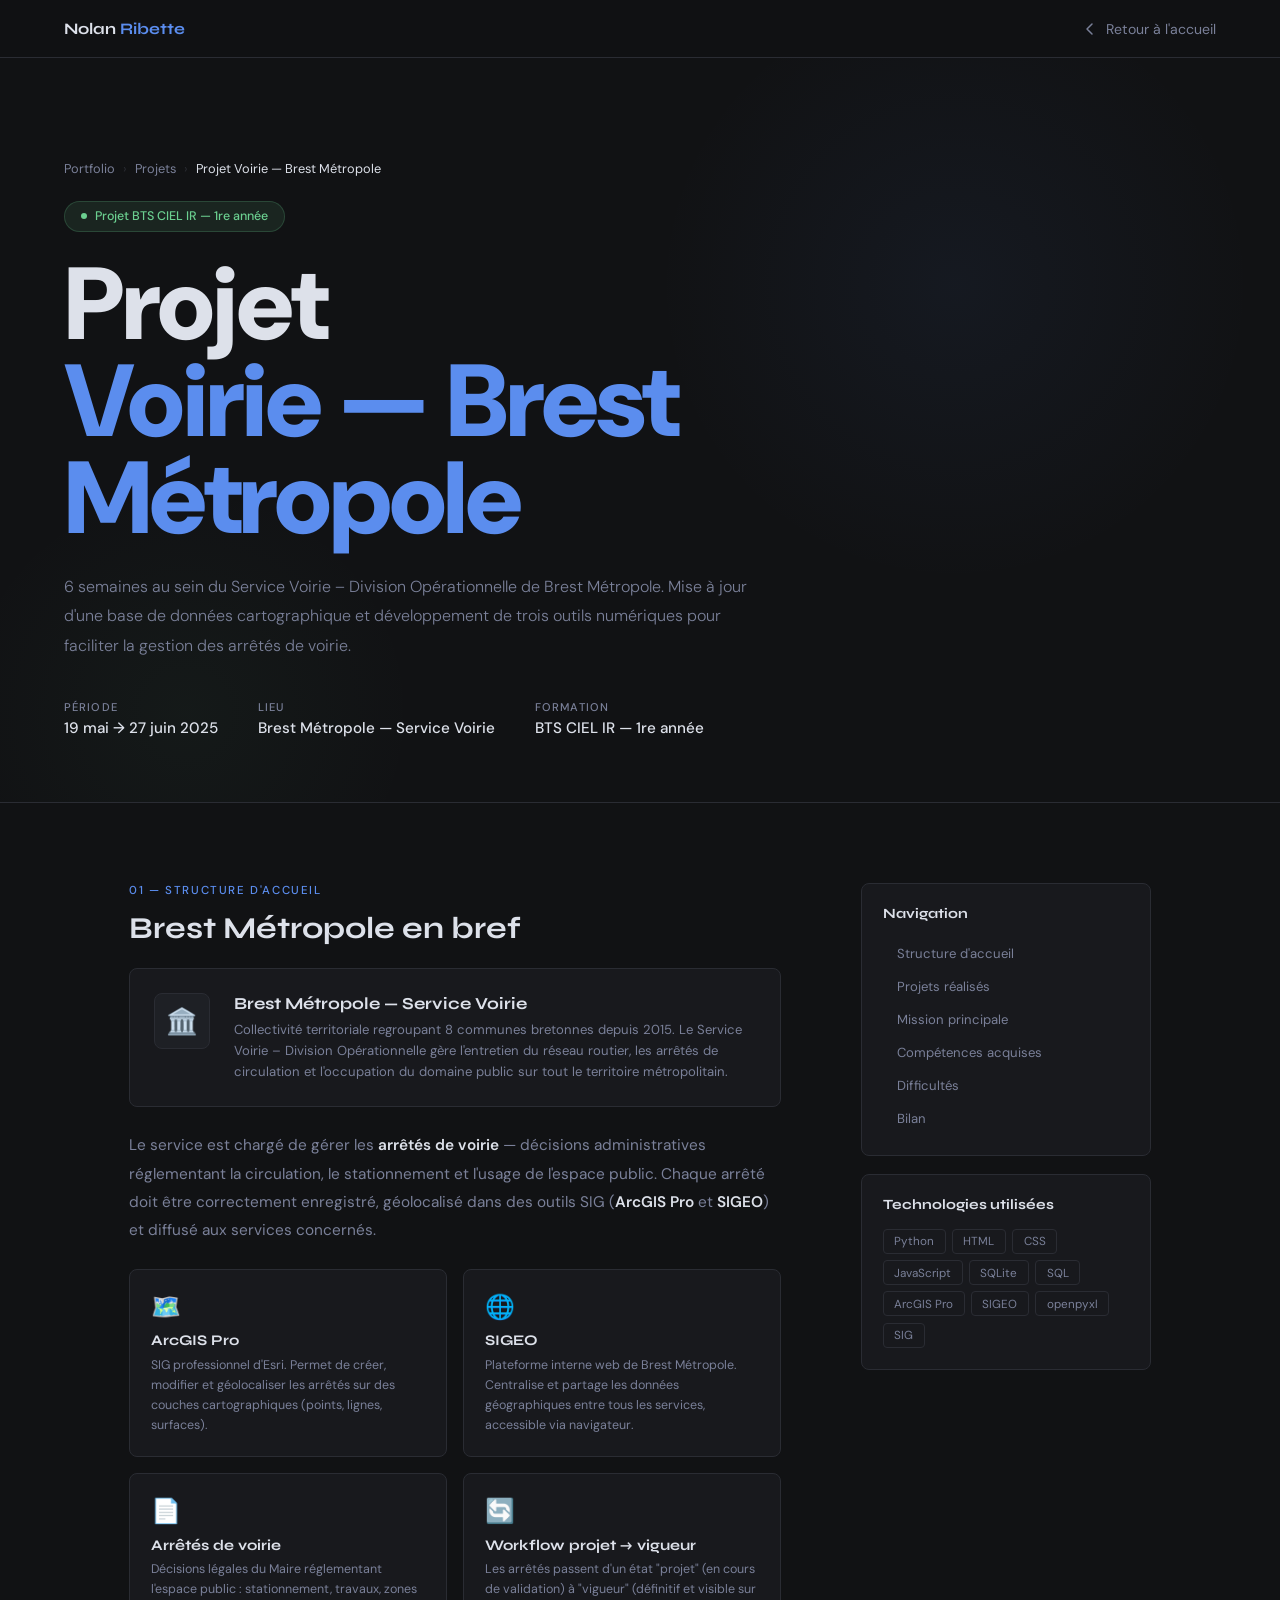
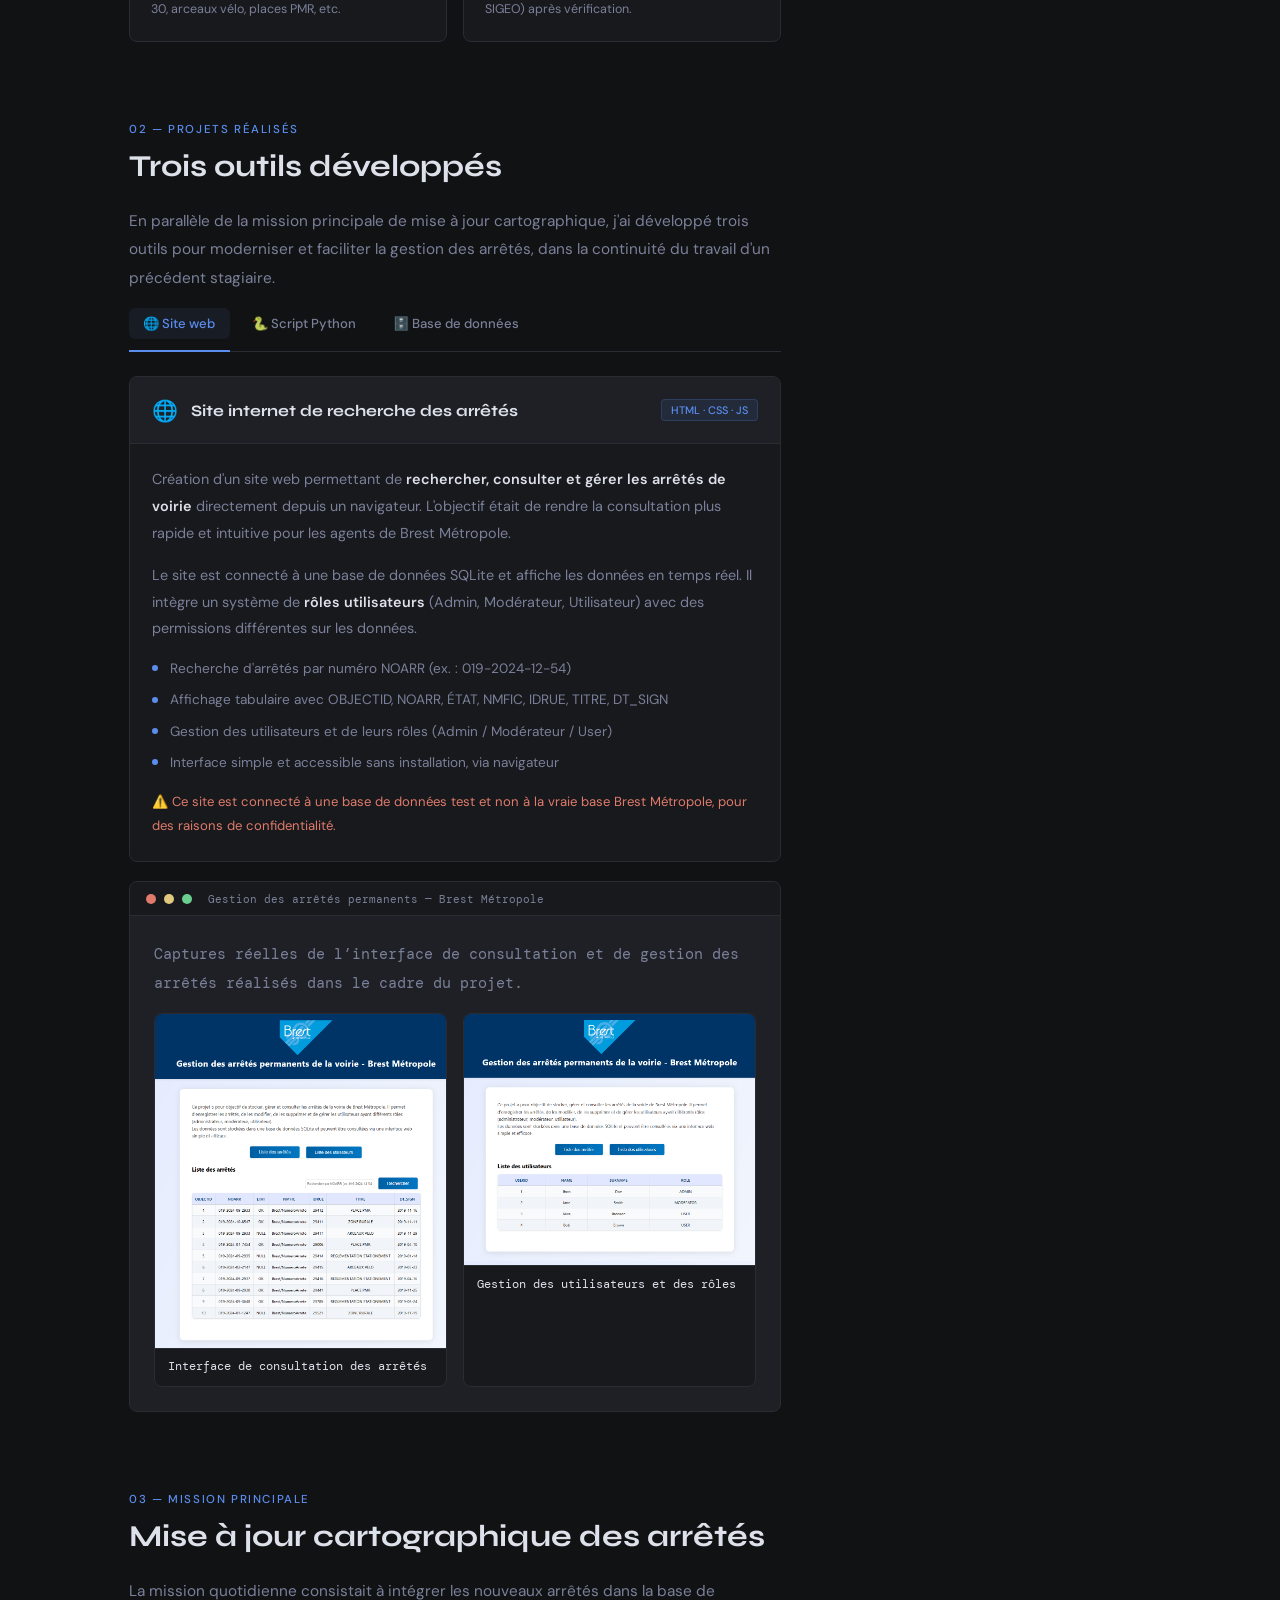
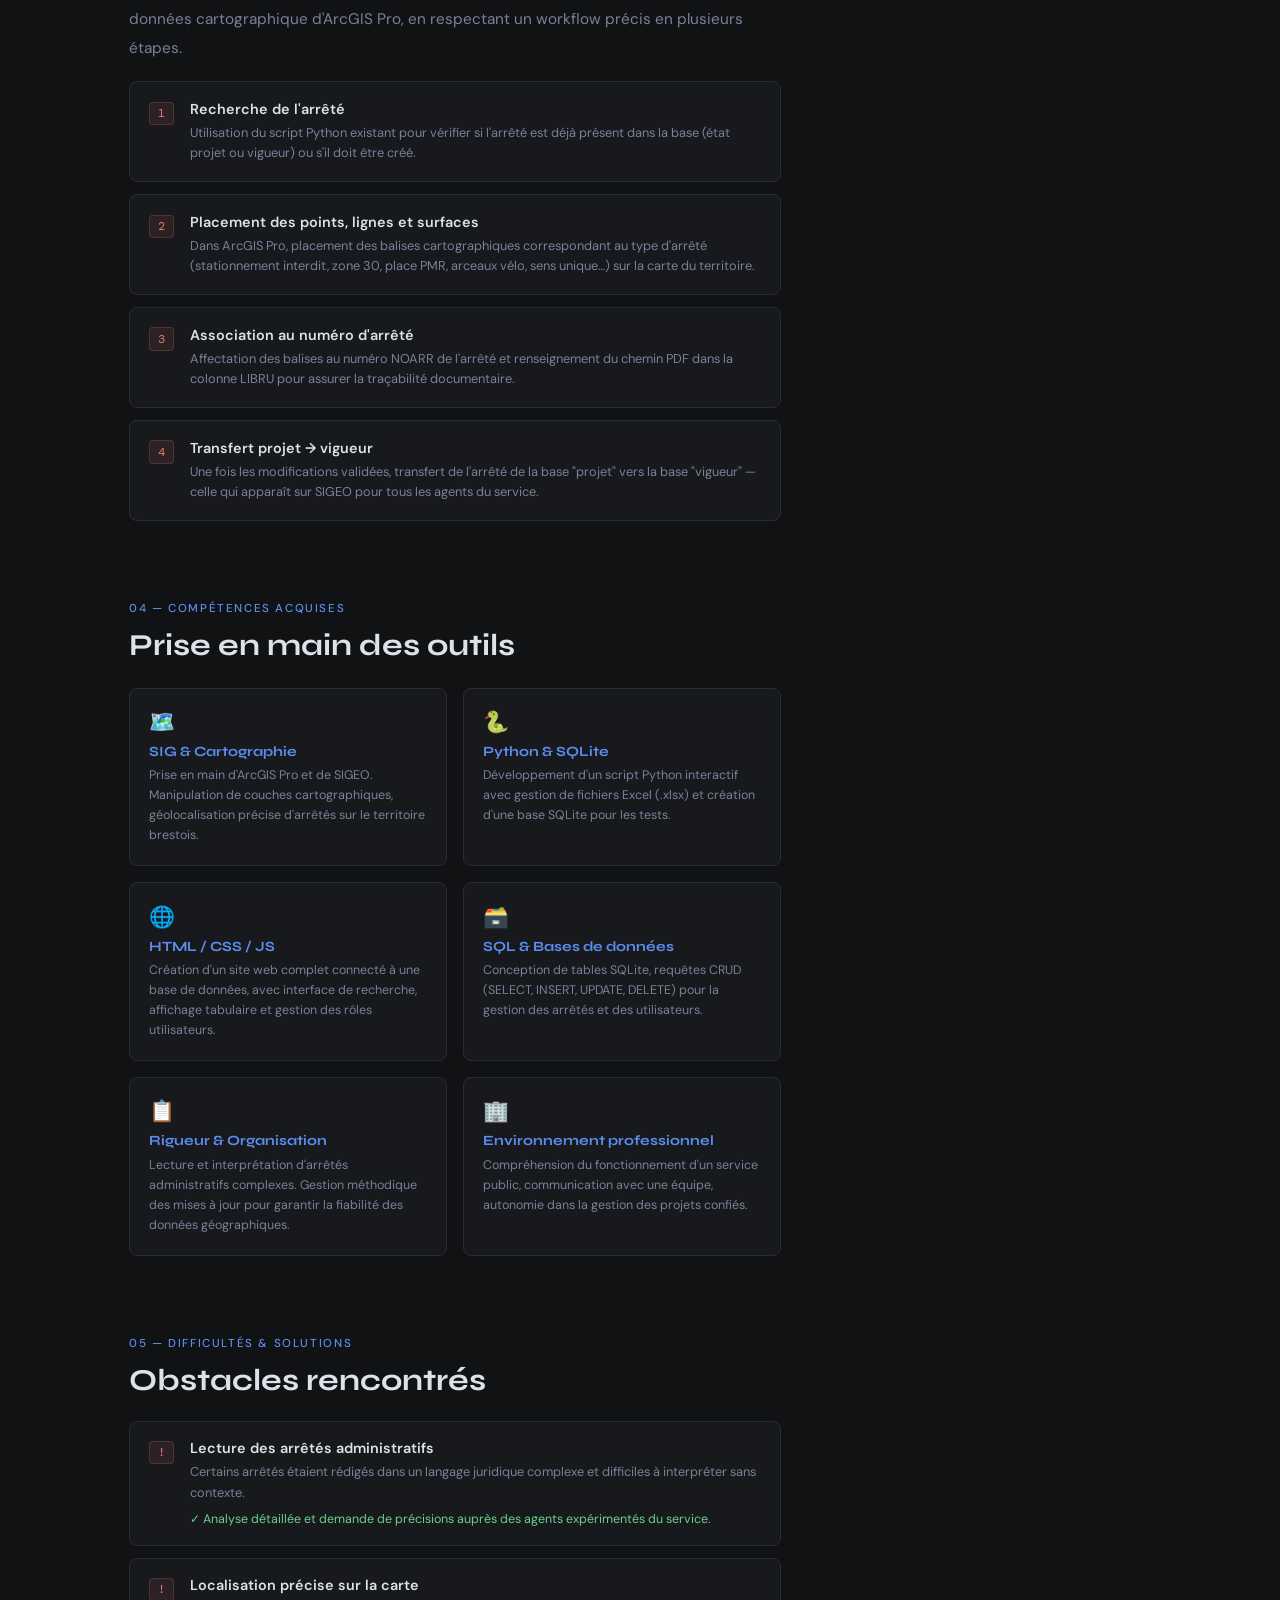
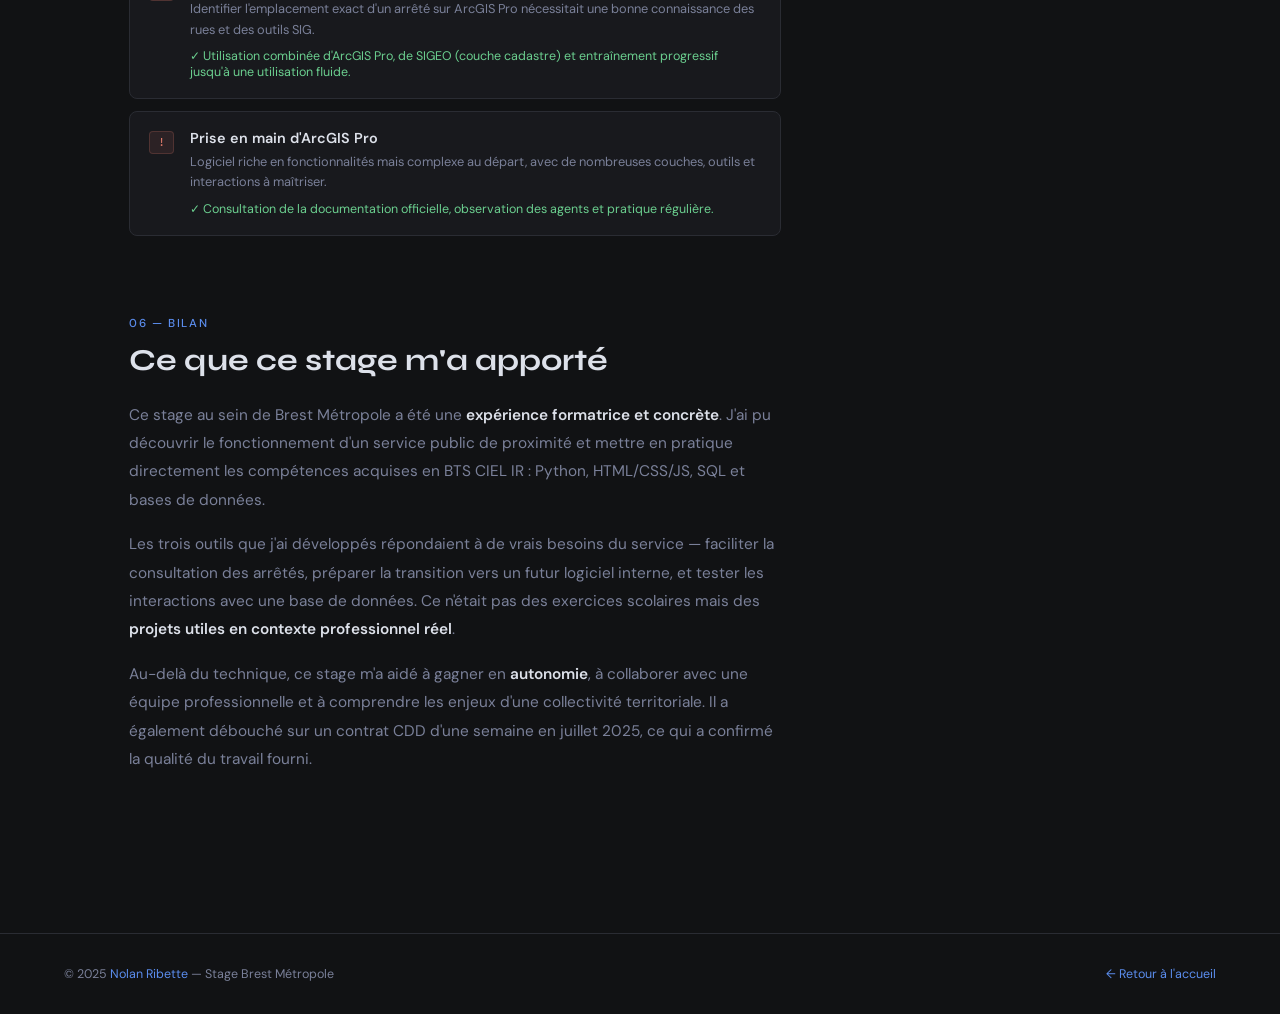
<file: Page_Projet_02/Stage.html>
<!DOCTYPE html>
<html lang="fr">
<head>
  <meta charset="UTF-8" />
  <meta name="viewport" content="width=device-width, initial-scale=1.0" />
  <title>Stage Voirie — Brest Métropole — Nolan Ribette</title>
  <link rel="preconnect" href="https://fonts.googleapis.com" />
  <link href="https://fonts.googleapis.com/css2?family=DM+Mono:wght@400;500&family=Syne:wght@400;600;700;800&family=DM+Sans:ital,wght@0,300;0,400;0,500;1,400&display=swap" rel="stylesheet" />
  <link rel="stylesheet" href="Stage.css" />
</head>
<body>

<nav>
  <a href="../Page_Présentation/Acceuil.html" class="nav-logo">Nolan <span>Ribette</span></a>
  <a href="../Page_Présentation/Acceuil.html#projets" class="nav-back">
    <svg width="16" height="16" viewBox="0 0 16 16" fill="none"><path d="M10 3L5 8L10 13" stroke="currentColor" stroke-width="1.5" stroke-linecap="round" stroke-linejoin="round"/></svg>
    Retour à l'accueil
  </a>
</nav>

<!-- ── HERO ── -->
<section class="hero">
  <div class="hero-glow1"></div>
  <div class="hero-glow2"></div>
  <div class="hero-inner">
    <div class="breadcrumb">
      <a href="../Page_Présentation/Acceuil.html">Portfolio</a><span>›</span>
      <a href="../Page_Présentation/Acceuil.html#projets">Projets</a><span>›</span>
      <span style="color:var(--text)">Projet Voirie — Brest Métropole</span>
    </div>
    <div class="hero-badge"><div class="badge-dot"></div>Projet BTS CIEL IR — 1re année</div>
    <h1>Projet<br><em>Voirie — Brest Métropole</em></h1>
    <p class="hero-desc">6 semaines au sein du Service Voirie – Division Opérationnelle de Brest Métropole. Mise à jour d'une base de données cartographique et développement de trois outils numériques pour faciliter la gestion des arrêtés de voirie.</p>
    <div class="hero-meta">
      <div class="meta-item"><span class="meta-label">Période</span><span class="meta-value">19 mai → 27 juin 2025</span></div>
      <div class="meta-item"><span class="meta-label">Lieu</span><span class="meta-value">Brest Métropole — Service Voirie</span></div>
      <div class="meta-item"><span class="meta-label">Formation</span><span class="meta-value">BTS CIEL IR — 1re année</span></div>
    </div>
  </div>
</section>

<!-- ── PAGE ── -->
<div class="page-wrap">
<main>

  <!-- 01 ENTREPRISE -->
  <div class="section" id="entreprise">
    <div class="section-label">01 — Structure d'accueil</div>
    <h2>Brest Métropole en bref</h2>
    <div class="entreprise-card">
      <div class="entreprise-logo">🏛️</div>
      <div class="entreprise-info">
        <div class="entreprise-name">Brest Métropole — Service Voirie</div>
        <div class="entreprise-desc">Collectivité territoriale regroupant 8 communes bretonnes depuis 2015. Le Service Voirie – Division Opérationnelle gère l'entretien du réseau routier, les arrêtés de circulation et l'occupation du domaine public sur tout le territoire métropolitain.</div>
      </div>
    </div>
    <p>Le service est chargé de gérer les <strong>arrêtés de voirie</strong> — décisions administratives réglementant la circulation, le stationnement et l'usage de l'espace public. Chaque arrêté doit être correctement enregistré, géolocalisé dans des outils SIG (<strong>ArcGIS Pro</strong> et <strong>SIGEO</strong>) et diffusé aux services concernés.</p>
    <div class="missions-grid">
      <div class="mission-card">
        <div class="mission-icon">🗺️</div>
        <div class="mission-title">ArcGIS Pro</div>
        <div class="mission-desc">SIG professionnel d'Esri. Permet de créer, modifier et géolocaliser les arrêtés sur des couches cartographiques (points, lignes, surfaces).</div>
      </div>
      <div class="mission-card">
        <div class="mission-icon">🌐</div>
        <div class="mission-title">SIGEO</div>
        <div class="mission-desc">Plateforme interne web de Brest Métropole. Centralise et partage les données géographiques entre tous les services, accessible via navigateur.</div>
      </div>
      <div class="mission-card">
        <div class="mission-icon">📄</div>
        <div class="mission-title">Arrêtés de voirie</div>
        <div class="mission-desc">Décisions légales du Maire réglementant l'espace public : stationnement, travaux, zones 30, arceaux vélo, places PMR, etc.</div>
      </div>
      <div class="mission-card">
        <div class="mission-icon">🔄</div>
        <div class="mission-title">Workflow projet → vigueur</div>
        <div class="mission-desc">Les arrêtés passent d'un état "projet" (en cours de validation) à "vigueur" (définitif et visible sur SIGEO) après vérification.</div>
      </div>
    </div>
  </div>

  <!-- 02 PROJETS -->
  <div class="section" id="projets">
    <div class="section-label">02 — Projets réalisés</div>
    <h2>Trois outils développés</h2>
    <p>En parallèle de la mission principale de mise à jour cartographique, j'ai développé trois outils pour moderniser et faciliter la gestion des arrêtés, dans la continuité du travail d'un précédent stagiaire.</p>

    <div class="tabs-wrapper">
      <div class="projet-tabs">
        <button class="tab-btn active" data-tab="tab-site">🌐 Site web</button>
        <button class="tab-btn" data-tab="tab-script">🐍 Script Python</button>
        <button class="tab-btn" data-tab="tab-bdd">🗄️ Base de données</button>
      </div>

      <!-- TAB 1 : SITE WEB -->
      <div class="tab-content active" id="tab-site">
        <div class="project-detail">
          <div class="project-detail-header">
            <div class="project-detail-icon">🌐</div>
            <div class="project-detail-title">Site internet de recherche des arrêtés</div>
            <div class="project-detail-badge">HTML · CSS · JS</div>
          </div>
          <div class="project-detail-body">
            <p>Création d'un site web permettant de <strong>rechercher, consulter et gérer les arrêtés de voirie</strong> directement depuis un navigateur. L'objectif était de rendre la consultation plus rapide et intuitive pour les agents de Brest Métropole.</p>
            <p>Le site est connecté à une base de données SQLite et affiche les données en temps réel. Il intègre un système de <strong>rôles utilisateurs</strong> (Admin, Modérateur, Utilisateur) avec des permissions différentes sur les données.</p>
            <div class="feature-list">
              <div class="feature-item"><div class="feature-dot"></div><span>Recherche d'arrêtés par numéro NOARR (ex. : 019-2024-12-54)</span></div>
              <div class="feature-item"><div class="feature-dot"></div><span>Affichage tabulaire avec OBJECTID, NOARR, ÉTAT, NMFIC, IDRUE, TITRE, DT_SIGN</span></div>
              <div class="feature-item"><div class="feature-dot"></div><span>Gestion des utilisateurs et de leurs rôles (Admin / Modérateur / User)</span></div>
              <div class="feature-item"><div class="feature-dot"></div><span>Interface simple et accessible sans installation, via navigateur</span></div>
            </div>
            <p style="margin-top:1rem;font-size:.82rem;color:var(--neon3);">⚠️ Ce site est connecté à une base de données test et non à la vraie base Brest Métropole, pour des raisons de confidentialité.</p>
          </div>
        </div>

        <!-- Photos réelles du site -->
        <div class="screen-mockup">
          <div class="screen-bar">
            <div class="screen-dot" style="background:#e07b6b"></div>
            <div class="screen-dot" style="background:#e0c97e"></div>
            <div class="screen-dot" style="background:#6bcf8f"></div>
            <span class="screen-bar-title">Gestion des arrêtés permanents — Brest Métropole</span>
          </div>
          <div class="screen-content">
            <p class="site-photo-intro">Captures réelles de l’interface de consultation et de gestion des arrêtés réalisés dans le cadre du projet.</p>
            <div class="site-photo-grid">
              <figure class="site-photo-card">
                <img src="bdd_arrete.png" alt="Capture de la gestion des arrêtés de voirie" />
                <figcaption>Interface de consultation des arrêtés</figcaption>
              </figure>
              <figure class="site-photo-card">
                <img src="bb_users.png" alt="Capture de la gestion des utilisateurs et rôles" />
                <figcaption>Gestion des utilisateurs et des rôles</figcaption>
              </figure>
            </div>
          </div>
        </div>
      </div>

      <!-- TAB 2 : SCRIPT PYTHON -->
      <div class="tab-content" id="tab-script">
        <div class="project-detail">
          <div class="project-detail-header">
            <div class="project-detail-icon">🐍</div>
            <div class="project-detail-title">Script Python — Menu interactif</div>
            <div class="project-detail-badge">Python · SQLite · openpyxl</div>
          </div>
          <div class="project-detail-body">
            <p>Développement d'un script Python avec <strong>menu interactif en ligne de commande</strong> permettant de gérer directement les arrêtés de voirie. Ce script s'inscrit dans la continuité du travail d'un précédent stagiaire et vise à préparer la transition vers le futur logiciel développé par la SIG de Brest Métropole, qui remplacera ArcGIS Pro.</p>
            <div class="feature-list">
              <div class="feature-item"><div class="feature-dot"></div><span>Afficher les premières et dernières lignes du fichier d'arrêtés</span></div>
              <div class="feature-item"><div class="feature-dot"></div><span>Rechercher un arrêté par numéro NOARR</span></div>
              <div class="feature-item"><div class="feature-dot"></div><span>Remplacer une valeur dans une ligne existante</span></div>
              <div class="feature-item"><div class="feature-dot"></div><span>Créer un nouvel arrêté dans la base</span></div>
              <div class="feature-item"><div class="feature-dot"></div><span>Supprimer une ligne par NOARR</span></div>
            </div>
            <p>Le script interagit avec un fichier <strong>.xlsx</strong> (pour les tests) et est conçu pour être facilement adapté à une base SQLite ou à la future base de données de la SIG.</p>
          </div>
        </div>

        <div class="code-block">
          <div class="code-header">
            <span class="code-title">gestion_arretes.py — Menu principal</span>
            <span class="code-lang">Python</span>
          </div>
          <pre><span class="cm"># Menu interactif de gestion des arrêtés de voirie</span>
<span class="kw">def</span> <span class="fn">afficher_menu</span>():
    <span class="fn">print</span>(<span class="st">"""
Menu :
  1. Afficher les premières et dernières lignes du fichier
  2. Rechercher une ligne par numéro NOARR
  3. Remplacer une valeur dans une ligne (par NOARR)
  4. Créer un nouvel arrêté
  5. Supprimer une ligne (par NOARR)
  0. Quitter
    """</span>)

<span class="kw">while</span> <span class="kw">True</span>:
    <span class="fn">afficher_menu</span>()
    choix = <span class="fn">input</span>(<span class="st">"Votre choix : "</span>).strip()

    <span class="kw">if</span>   choix == <span class="st">"1"</span>: <span class="fn">afficher_contenu</span>(df)
    <span class="kw">elif</span> choix == <span class="st">"2"</span>: <span class="fn">rechercher_arrete</span>(df)
    <span class="kw">elif</span> choix == <span class="st">"3"</span>: df = <span class="fn">modifier_valeur</span>(df, fichier)
    <span class="kw">elif</span> choix == <span class="st">"4"</span>: df = <span class="fn">creer_arrete</span>(df, fichier)
    <span class="kw">elif</span> choix == <span class="st">"5"</span>: df = <span class="fn">supprimer_arrete</span>(df, fichier)
    <span class="kw">elif</span> choix == <span class="st">"0"</span>: <span class="kw">break</span>
    <span class="kw">else</span>: <span class="fn">print</span>(<span class="st">"Option invalide."</span>)</pre>
        </div>
      </div>

      <!-- TAB 3 : BASE DE DONNÉES -->
      <div class="tab-content" id="tab-bdd">
        <div class="project-detail">
          <div class="project-detail-header">
            <div class="project-detail-icon">🗄️</div>
            <div class="project-detail-title">Base de données SQLite de test</div>
            <div class="project-detail-badge">SQLite · SQL</div>
          </div>
          <div class="project-detail-body">
            <p>Création d'une base de données <strong>SQLite</strong> pour tester le fonctionnement du script Python et du site web sans interagir avec les vraies données de Brest Métropole. SQLite est léger, sans serveur dédié, et stocke tout dans un seul fichier — idéal pour un environnement de développement et de test.</p>
            <p>La base contient <strong>deux tables</strong> correspondant aux besoins du service :</p>
            <div class="feature-list">
              <div class="feature-item"><div class="feature-dot"></div><span><strong style="color:var(--text)">Table arrete</strong> — OBJECTID, NOARR, ETAT, NMFIC, IDRUE, TITRE, DT_SIGN</span></div>
              <div class="feature-item"><div class="feature-dot"></div><span><strong style="color:var(--text)">Table users</strong> — USERID, NAME, SURNAME, ROLE (Admin / Moderator / User)</span></div>
            </div>
            <p>Cette base est reliée au site internet et sert de support de test pour le script Python. Elle simule la structure de la vraie base de données de Brest Métropole, permettant de valider les fonctionnalités avant déploiement.</p>
          </div>
        </div>

        <div class="code-block">
          <div class="code-header">
            <span class="code-title">init_db.py — Création de la base SQLite</span>
            <span class="code-lang">Python · SQL</span>
          </div>
          <pre><span class="kw">import</span> sqlite3

conn = sqlite3.<span class="fn">connect</span>(<span class="st">"db.sqlite"</span>)
cursor = conn.cursor()

<span class="cm"># Table des arrêtés de voirie</span>
cursor.<span class="fn">execute</span>(<span class="st">"""
CREATE TABLE IF NOT EXISTS arrete (
    OBJECTID INTEGER PRIMARY KEY,
    NOARR    TEXT,
    ETAT     TEXT,
    NMFIC    TEXT,
    IDRUE    INTEGER,
    TITRE    TEXT,
    DT_SIGN  DATE
)"""</span>)

<span class="cm"># Table des utilisateurs avec rôles</span>
cursor.<span class="fn">execute</span>(<span class="st">"""
CREATE TABLE IF NOT EXISTS users (
    USERID   INTEGER PRIMARY KEY,
    NAME     TEXT,
    SURNAME  TEXT,
    ROLE     TEXT  -- ADMIN / MODERATOR / USER
)"""</span>)

conn.<span class="fn">commit</span>()
conn.<span class="fn">close</span>()</pre>
        </div>
      </div>
    </div>
  </div>

  <!-- 03 MISSION PRINCIPALE -->
  <div class="section" id="mission">
    <div class="section-label">03 — Mission principale</div>
    <h2>Mise à jour cartographique des arrêtés</h2>
    <p>La mission quotidienne consistait à intégrer les nouveaux arrêtés dans la base de données cartographique d'ArcGIS Pro, en respectant un workflow précis en plusieurs étapes.</p>
    <div class="diff-list">
      <div class="diff-item">
        <span class="diff-num">1</span>
        <div>
          <div class="diff-title">Recherche de l'arrêté</div>
          <div class="diff-text">Utilisation du script Python existant pour vérifier si l'arrêté est déjà présent dans la base (état projet ou vigueur) ou s'il doit être créé.</div>
        </div>
      </div>
      <div class="diff-item">
        <span class="diff-num">2</span>
        <div>
          <div class="diff-title">Placement des points, lignes et surfaces</div>
          <div class="diff-text">Dans ArcGIS Pro, placement des balises cartographiques correspondant au type d'arrêté (stationnement interdit, zone 30, place PMR, arceaux vélo, sens unique…) sur la carte du territoire.</div>
        </div>
      </div>
      <div class="diff-item">
        <span class="diff-num">3</span>
        <div>
          <div class="diff-title">Association au numéro d'arrêté</div>
          <div class="diff-text">Affectation des balises au numéro NOARR de l'arrêté et renseignement du chemin PDF dans la colonne LIBRU pour assurer la traçabilité documentaire.</div>
        </div>
      </div>
      <div class="diff-item">
        <span class="diff-num">4</span>
        <div>
          <div class="diff-title">Transfert projet → vigueur</div>
          <div class="diff-text">Une fois les modifications validées, transfert de l'arrêté de la base "projet" vers la base "vigueur" — celle qui apparaît sur SIGEO pour tous les agents du service.</div>
        </div>
      </div>
    </div>
  </div>

  <!-- 04 COMPÉTENCES -->
  <div class="section" id="competences">
    <div class="section-label">04 — Compétences acquises</div>
    <h2>Prise en main des outils</h2>
    <div class="bilan-grid">
      <div class="bilan-card">
        <div class="bilan-icon">🗺️</div>
        <div class="bilan-title">SIG & Cartographie</div>
        <div class="bilan-desc">Prise en main d'ArcGIS Pro et de SIGEO. Manipulation de couches cartographiques, géolocalisation précise d'arrêtés sur le territoire brestois.</div>
      </div>
      <div class="bilan-card">
        <div class="bilan-icon">🐍</div>
        <div class="bilan-title">Python & SQLite</div>
        <div class="bilan-desc">Développement d'un script Python interactif avec gestion de fichiers Excel (.xlsx) et création d'une base SQLite pour les tests.</div>
      </div>
      <div class="bilan-card">
        <div class="bilan-icon">🌐</div>
        <div class="bilan-title">HTML / CSS / JS</div>
        <div class="bilan-desc">Création d'un site web complet connecté à une base de données, avec interface de recherche, affichage tabulaire et gestion des rôles utilisateurs.</div>
      </div>
      <div class="bilan-card">
        <div class="bilan-icon">🗃️</div>
        <div class="bilan-title">SQL & Bases de données</div>
        <div class="bilan-desc">Conception de tables SQLite, requêtes CRUD (SELECT, INSERT, UPDATE, DELETE) pour la gestion des arrêtés et des utilisateurs.</div>
      </div>
      <div class="bilan-card">
        <div class="bilan-icon">📋</div>
        <div class="bilan-title">Rigueur & Organisation</div>
        <div class="bilan-desc">Lecture et interprétation d'arrêtés administratifs complexes. Gestion méthodique des mises à jour pour garantir la fiabilité des données géographiques.</div>
      </div>
      <div class="bilan-card">
        <div class="bilan-icon">🏢</div>
        <div class="bilan-title">Environnement professionnel</div>
        <div class="bilan-desc">Compréhension du fonctionnement d'un service public, communication avec une équipe, autonomie dans la gestion des projets confiés.</div>
      </div>
    </div>
  </div>

  <!-- 05 DIFFICULTÉS -->
  <div class="section" id="difficultes">
    <div class="section-label">05 — Difficultés & solutions</div>
    <h2>Obstacles rencontrés</h2>
    <div class="diff-list">
      <div class="diff-item">
        <span class="diff-num" style="color:var(--neon3)">!</span>
        <div>
          <div class="diff-title">Lecture des arrêtés administratifs</div>
          <div class="diff-text">Certains arrêtés étaient rédigés dans un langage juridique complexe et difficiles à interpréter sans contexte.</div>
          <div class="diff-solution">✓ Analyse détaillée et demande de précisions auprès des agents expérimentés du service.</div>
        </div>
      </div>
      <div class="diff-item">
        <span class="diff-num" style="color:var(--neon3)">!</span>
        <div>
          <div class="diff-title">Localisation précise sur la carte</div>
          <div class="diff-text">Identifier l'emplacement exact d'un arrêté sur ArcGIS Pro nécessitait une bonne connaissance des rues et des outils SIG.</div>
          <div class="diff-solution">✓ Utilisation combinée d'ArcGIS Pro, de SIGEO (couche cadastre) et entraînement progressif jusqu'à une utilisation fluide.</div>
        </div>
      </div>
      <div class="diff-item">
        <span class="diff-num" style="color:var(--neon3)">!</span>
        <div>
          <div class="diff-title">Prise en main d'ArcGIS Pro</div>
          <div class="diff-text">Logiciel riche en fonctionnalités mais complexe au départ, avec de nombreuses couches, outils et interactions à maîtriser.</div>
          <div class="diff-solution">✓ Consultation de la documentation officielle, observation des agents et pratique régulière.</div>
        </div>
      </div>
    </div>
  </div>

  <!-- 06 BILAN -->
  <div class="section" id="bilan">
    <div class="section-label">06 — Bilan</div>
    <h2>Ce que ce stage m'a apporté</h2>
    <p>Ce stage au sein de Brest Métropole a été une <strong>expérience formatrice et concrète</strong>. J'ai pu découvrir le fonctionnement d'un service public de proximité et mettre en pratique directement les compétences acquises en BTS CIEL IR : Python, HTML/CSS/JS, SQL et bases de données.</p>
    <p>Les trois outils que j'ai développés répondaient à de vrais besoins du service — faciliter la consultation des arrêtés, préparer la transition vers un futur logiciel interne, et tester les interactions avec une base de données. Ce n'était pas des exercices scolaires mais des <strong>projets utiles en contexte professionnel réel</strong>.</p>
    <p>Au-delà du technique, ce stage m'a aidé à gagner en <strong>autonomie</strong>, à collaborer avec une équipe professionnelle et à comprendre les enjeux d'une collectivité territoriale. Il a également débouché sur un contrat CDD d'une semaine en juillet 2025, ce qui a confirmé la qualité du travail fourni.</p>
  </div>

</main>

<!-- ── SIDEBAR ── -->
<aside class="sidebar">

  <div class="sidebar-card">
    <div class="sidebar-title">Navigation</div>
    <ul class="nav-anchors">
      <li><a href="#entreprise">Structure d'accueil</a></li>
      <li><a href="#projets">Projets réalisés</a></li>
      <li><a href="#mission">Mission principale</a></li>
      <li><a href="#competences">Compétences acquises</a></li>
      <li><a href="#difficultes">Difficultés</a></li>
      <li><a href="#bilan">Bilan</a></li>
    </ul>
  </div>

  <div class="sidebar-card">
    <div class="sidebar-title">Technologies utilisées</div>
    <div class="tag-cloud">
      <span class="tag">Python</span>
      <span class="tag">HTML</span>
      <span class="tag">CSS</span>
      <span class="tag">JavaScript</span>
      <span class="tag">SQLite</span>
      <span class="tag">SQL</span>
      <span class="tag">ArcGIS Pro</span>
      <span class="tag">SIGEO</span>
      <span class="tag">openpyxl</span>
      <span class="tag">SIG</span>
    </div>
  </div>

</aside>
</div>

<footer>
  <span>© 2025 <a href="../Page_Présentation/Acceuil.html">Nolan Ribette</a> — Stage Brest Métropole</span>
  <a href="../Page_Présentation/Acceuil.html#projets">← Retour à l'accueil</a>
</footer>

<script src="Stage.js"></script>
</body>
</html>
</file>
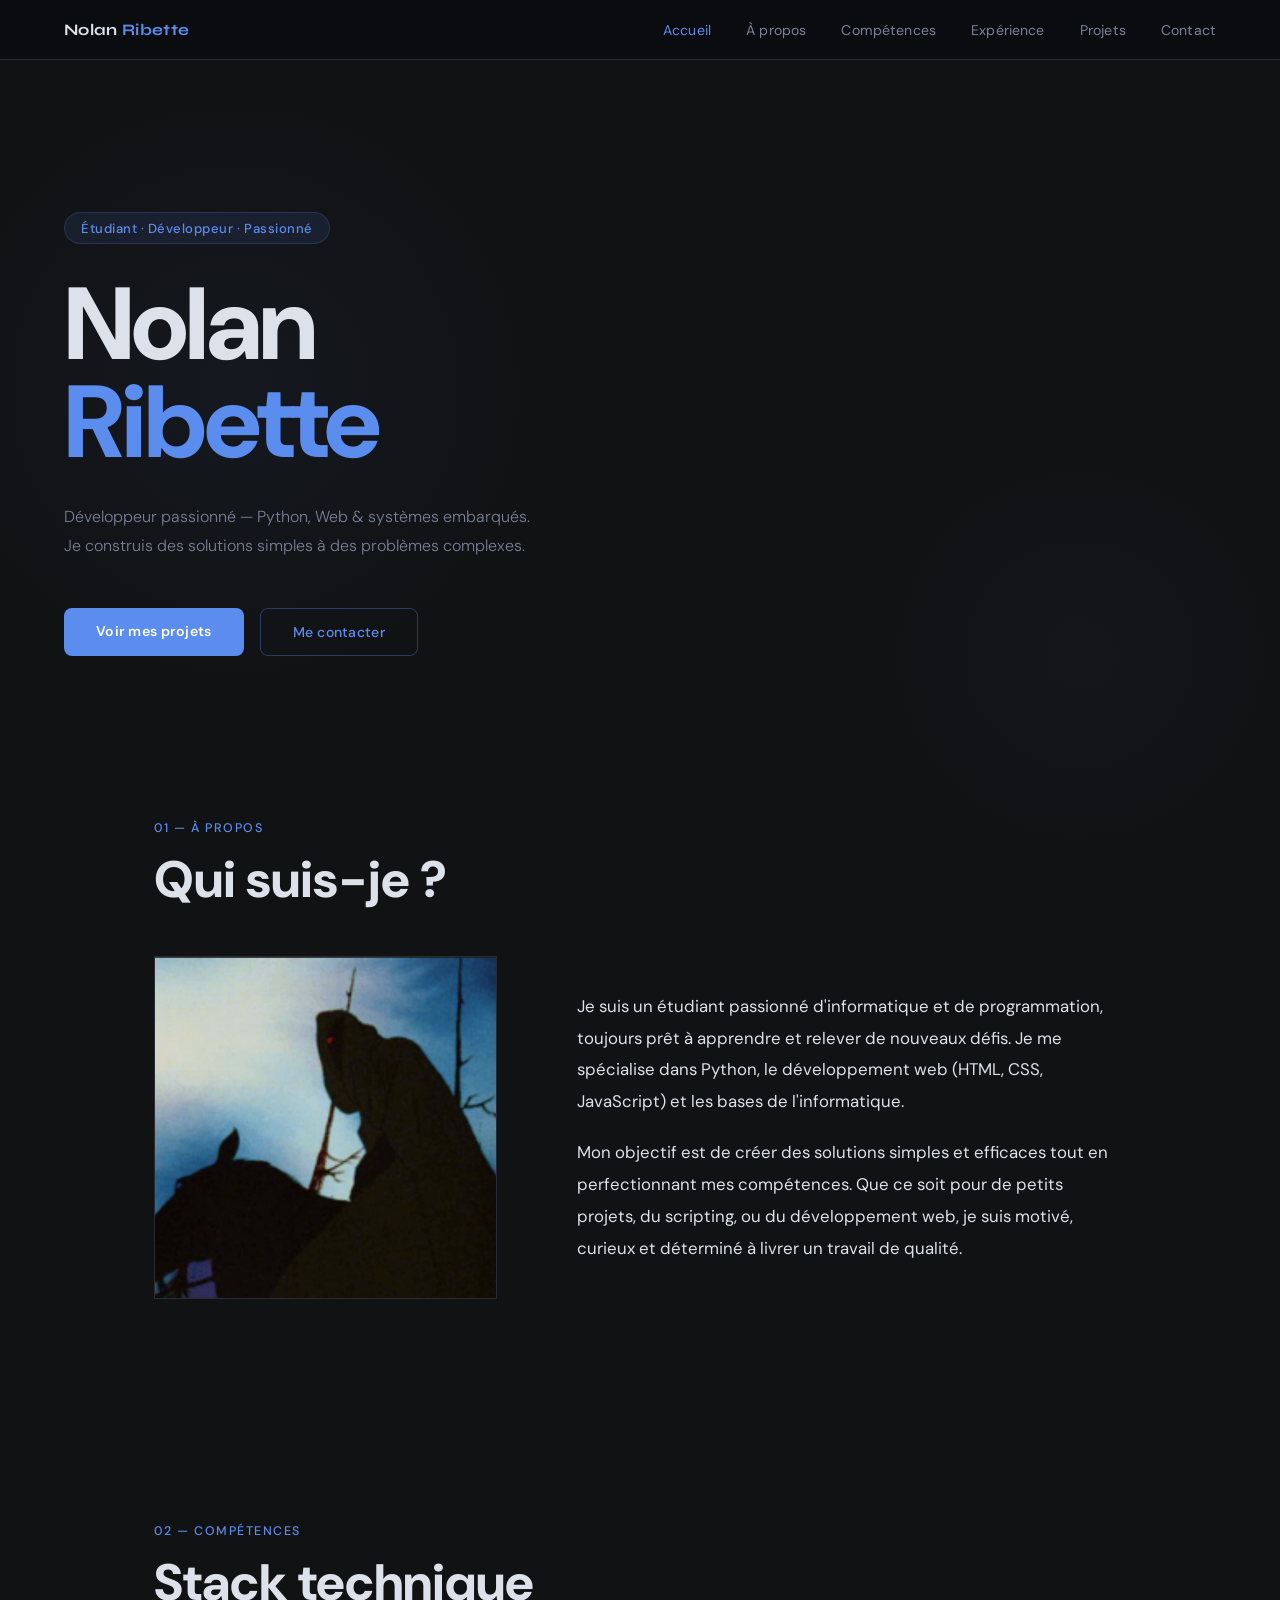
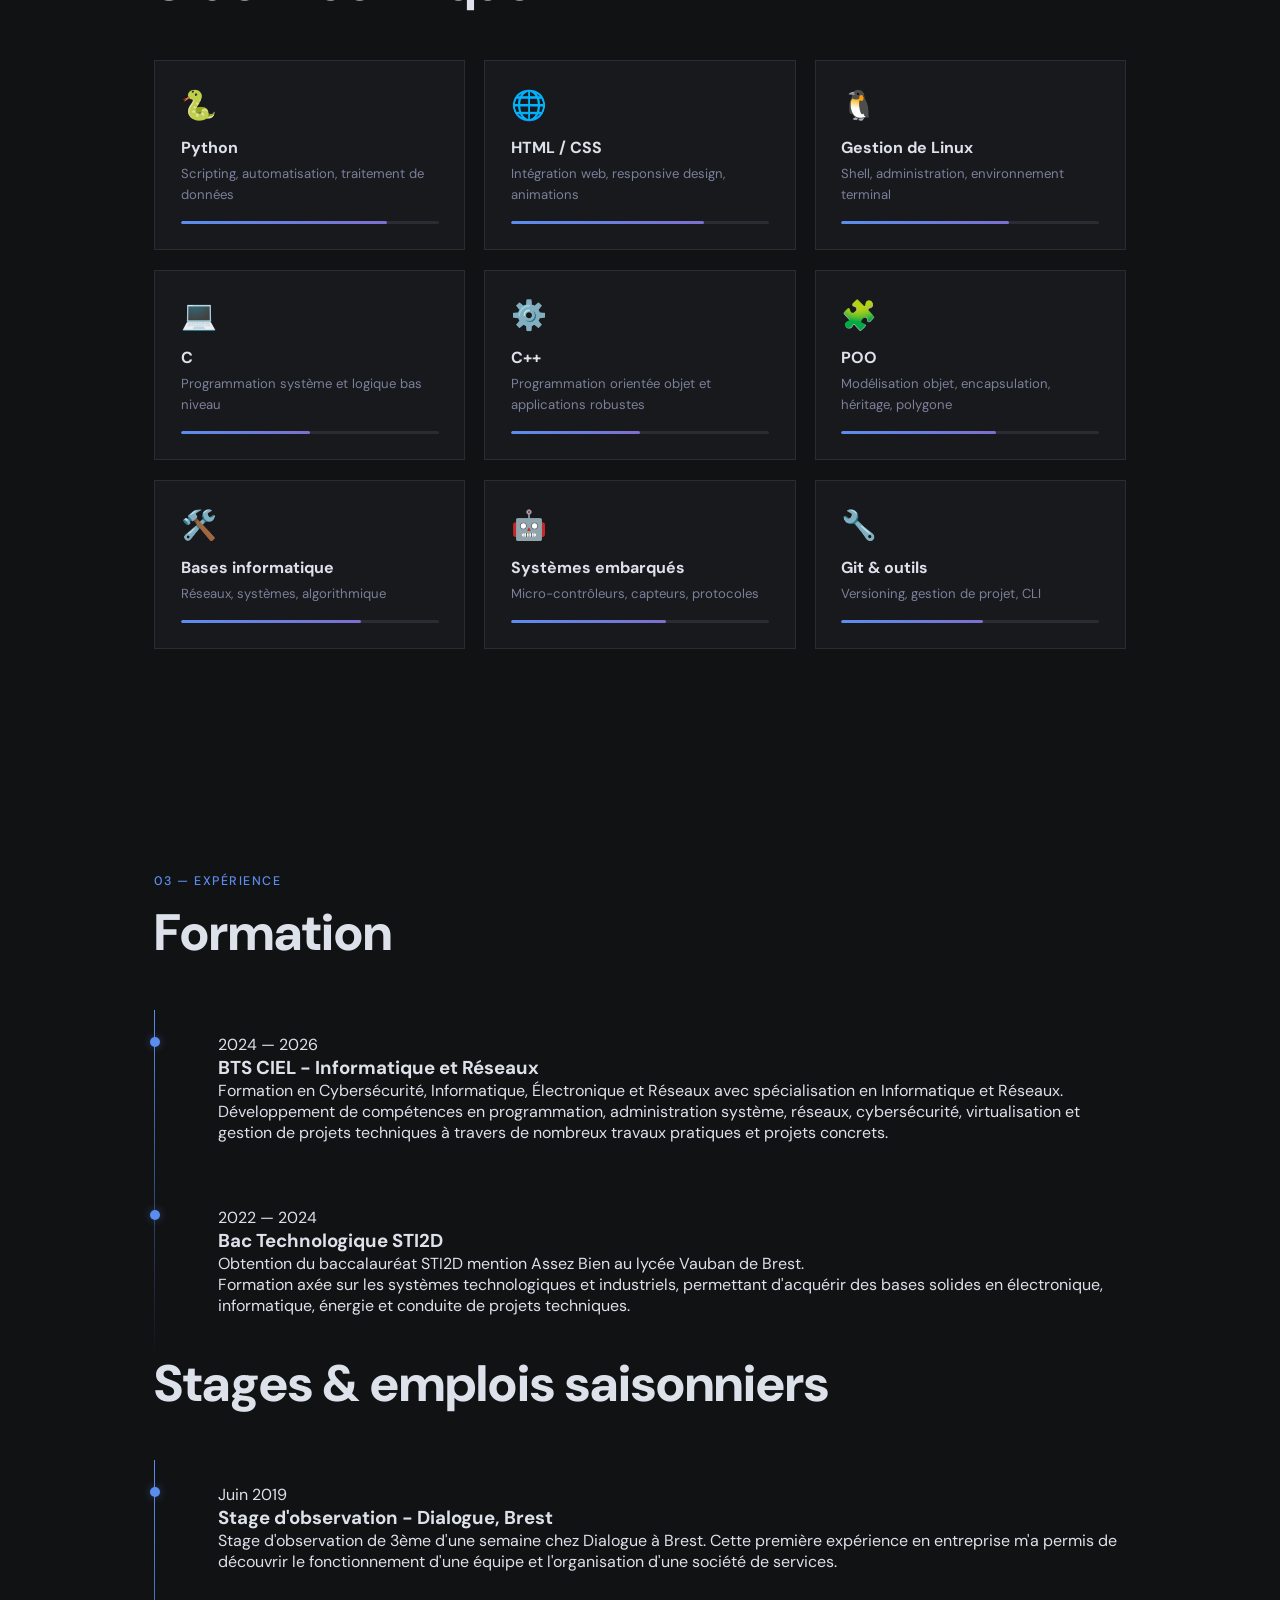
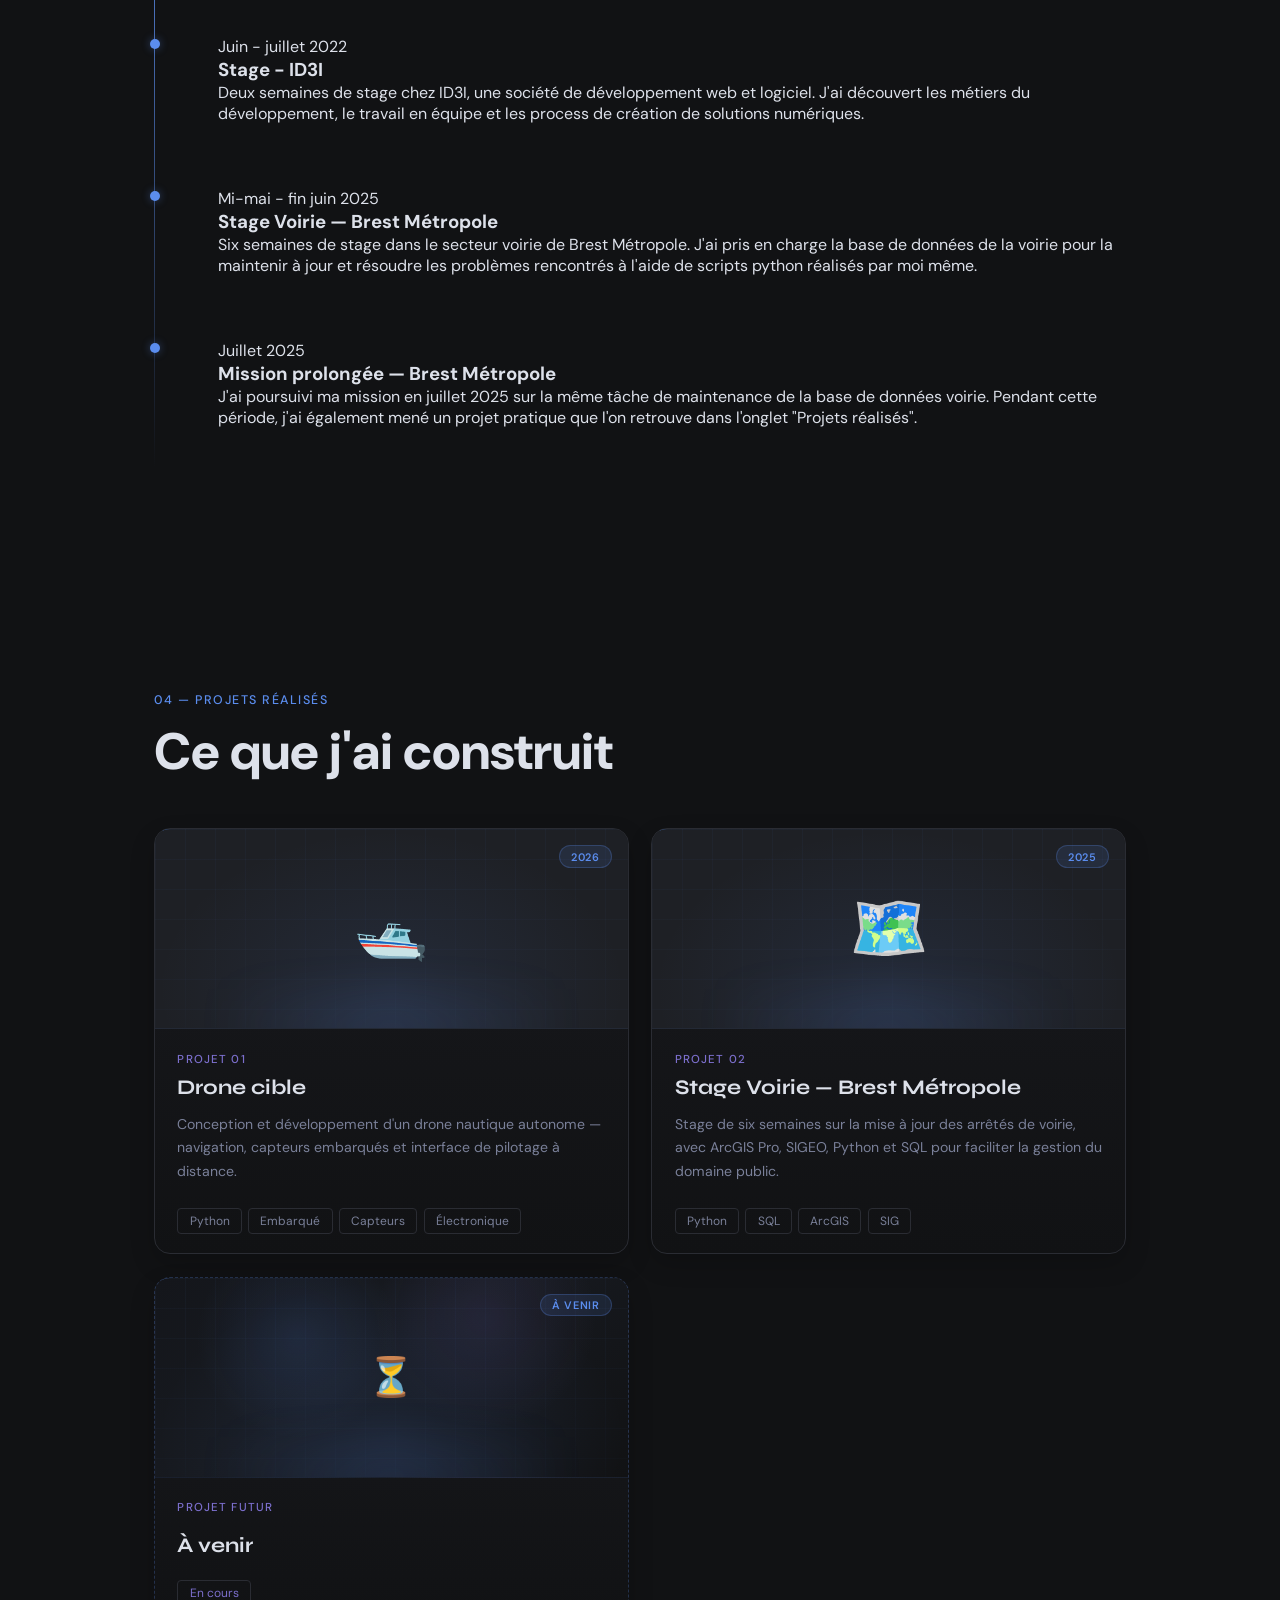
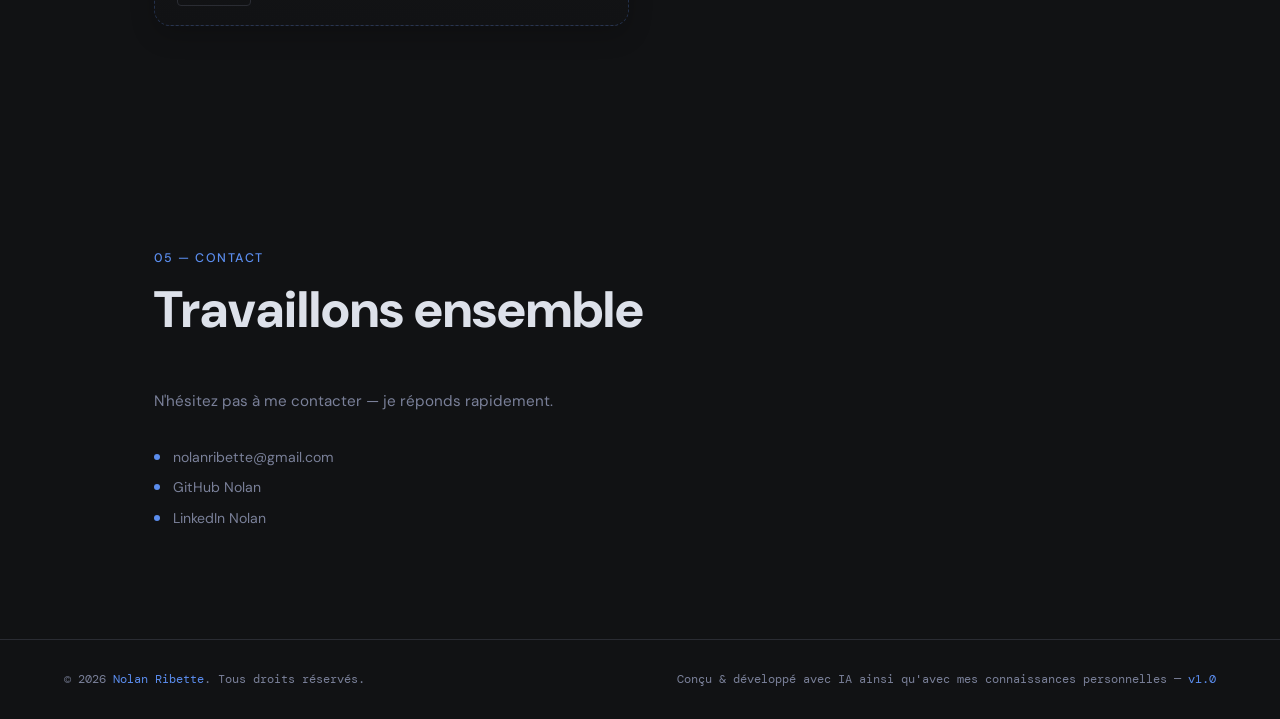
<file: Page_Présentation/Acceuil.html>
<!DOCTYPE html>
<html lang="fr">
<head>
  <meta charset="UTF-8" />
  <meta name="viewport" content="width=device-width, initial-scale=1.0" />
  <title>Nolan Ribette — Portfolio</title>
  <link rel="preconnect" href="https://fonts.googleapis.com" />
  <link href="https://fonts.googleapis.com/css2?family=DM+Mono:wght@400;500&family=Syne:wght@400;600;700;800&family=DM+Sans:ital,wght@0,300;0,400;0,500;1,400&display=swap" rel="stylesheet" />
  <link rel="stylesheet" href="./Acceuil.css" />
</head>
<body>

<!-- NAV -->
<nav>
  <div class="nav-logo">Nolan <span>Ribette</span></div>
  <ul class="nav-links">
    <li><a href="#accueil">Accueil</a></li>
    <li><a href="#apropos">À propos</a></li>
    <li><a href="#competences">Compétences</a></li>
    <li><a href="#experience">Expérience</a></li>
    <li><a href="#projets">Projets</a></li>
    <li><a href="#contact">Contact</a></li>
  </ul>
</nav>

<!-- HERO -->
<section id="accueil">
  <div class="hero-grid-bg"></div>
  <div class="hero-glow"></div>
  <div class="hero-glow2"></div>
  <div class="hero-inner">
    <div class="hero-tag">Étudiant · Développeur · Passionné</div>
    <h1 class="hero-name">
      Nolan<br>
      <span class="line2">Ribette</span>
    </h1>
    <p class="hero-desc">
      Développeur passionné — Python, Web & systèmes embarqués.<br>
      Je construis des solutions simples à des problèmes complexes.
    </p>
    <div class="hero-cta">
      <a href="#projets" class="btn btn-neon">Voir mes projets</a>
      <a href="#contact" class="btn btn-outline">Me contacter</a>
    </div>
  </div>
</section>

<!-- À PROPOS -->
<section id="apropos">
  <div class="section-label">01 — À propos</div>
  <h2>Qui suis-je ?</h2>
  <div class="about-grid reveal">
    <div class="about-avatar-wrap">
      <div class="about-avatar-box">
        <img src="./pdp_nazgul.PNG" alt="Photo de profil" class="about-avatar-img" />
        <div class="about-avatar-corner tl"></div>
        <div class="about-avatar-corner tr"></div>
        <div class="about-avatar-corner bl"></div>
        <div class="about-avatar-corner br"></div>
      </div>
    </div>
    <div class="about-text">
      <p>Je suis un étudiant passionné d'informatique et de programmation, toujours prêt à apprendre et relever de nouveaux défis. Je me spécialise dans Python, le développement web (HTML, CSS, JavaScript) et les bases de l'informatique.</p>
      <p>Mon objectif est de créer des solutions simples et efficaces tout en perfectionnant mes compétences. Que ce soit pour de petits projets, du scripting, ou du développement web, je suis motivé, curieux et déterminé à livrer un travail de qualité.</p>
    </div>
  </div>
</section>

<!-- COMPÉTENCES -->
<section id="competences">
  <div class="section-label">02 — Compétences</div>
  <h2>Stack technique</h2>
  <div class="skills-grid reveal">
    <div class="skill-card">
      <div class="skill-icon">🐍</div>
      <div class="skill-name">Python</div>
      <div class="skill-desc">Scripting, automatisation, traitement de données</div>
      <div class="skill-bar-wrap"><div class="skill-bar" data-width="80"></div></div>
    </div>
    <div class="skill-card">
      <div class="skill-icon">🌐</div>
      <div class="skill-name">HTML / CSS</div>
      <div class="skill-desc">Intégration web, responsive design, animations</div>
      <div class="skill-bar-wrap"><div class="skill-bar" data-width="75"></div></div>
    </div>
    <div class="skill-card">
      <div class="skill-icon">🐧</div>
      <div class="skill-name">Gestion de Linux</div>
      <div class="skill-desc">Shell, administration, environnement terminal</div>
      <div class="skill-bar-wrap"><div class="skill-bar" data-width="65"></div></div>
    </div>
    <div class="skill-card">
      <div class="skill-icon">💻</div>
      <div class="skill-name">C</div>
      <div class="skill-desc">Programmation système et logique bas niveau</div>
      <div class="skill-bar-wrap"><div class="skill-bar" data-width="50"></div></div>
    </div>
    <div class="skill-card">
      <div class="skill-icon">⚙️</div>
      <div class="skill-name">C++</div>
      <div class="skill-desc">Programmation orientée objet et applications robustes</div>
      <div class="skill-bar-wrap"><div class="skill-bar" data-width="50"></div></div>
    </div>
    <div class="skill-card">
      <div class="skill-icon">🧩</div>
      <div class="skill-name">POO</div>
      <div class="skill-desc">Modélisation objet, encapsulation, héritage, polygone</div>
      <div class="skill-bar-wrap"><div class="skill-bar" data-width="60"></div></div>
    </div>
    <div class="skill-card">
      <div class="skill-icon">🛠️</div>
      <div class="skill-name">Bases informatique</div>
      <div class="skill-desc">Réseaux, systèmes, algorithmique</div>
      <div class="skill-bar-wrap"><div class="skill-bar" data-width="70"></div></div>
    </div>
    <div class="skill-card">
      <div class="skill-icon">🤖</div>
      <div class="skill-name">Systèmes embarqués</div>
      <div class="skill-desc">Micro-contrôleurs, capteurs, protocoles</div>
      <div class="skill-bar-wrap"><div class="skill-bar" data-width="60"></div></div>
    </div>
    <div class="skill-card">
      <div class="skill-icon">🔧</div>
      <div class="skill-name">Git & outils</div>
      <div class="skill-desc">Versioning, gestion de projet, CLI</div>
      <div class="skill-bar-wrap"><div class="skill-bar" data-width="55"></div></div>
    </div>
  </div>
</section>

<!-- EXPÉRIENCE -->
<section id="experience">
  <div class="section-label">03 — Expérience</div>

  <div class="reveal">
    <h2>Formation</h2>

    <div class="timeline">

      <div class="timeline-item">
        <div class="timeline-dot"></div>
        <div class="timeline-content">
          <p class="timeline-date">2024 — 2026</p>
          <h3>BTS CIEL - Informatique et Réseaux</h3>
          <p>Formation en Cybersécurité, Informatique, Électronique et Réseaux avec spécialisation en Informatique et Réseaux.</p>
          <p>Développement de compétences en programmation, administration système, réseaux, cybersécurité, virtualisation et gestion de projets techniques à travers de nombreux travaux pratiques et projets concrets.</p>
        </div>
      </div>

      <div class="timeline-item">
        <div class="timeline-dot"></div>
        <div class="timeline-content">
          <p class="timeline-date">2022 — 2024</p>
          <h3>Bac Technologique STI2D</h3>
          <p>Obtention du baccalauréat STI2D mention Assez Bien au lycée Vauban de Brest.</p>
          <p>Formation axée sur les systèmes technologiques et industriels, permettant d'acquérir des bases solides en électronique, informatique, énergie et conduite de projets techniques.</p>
        </div>
      </div>

    </div>
  </div>

  <div class="reveal">
    <h2>Stages & emplois saisonniers</h2>
    <div class="timeline">
      <div class="timeline-item">
        <div class="timeline-dot"></div>
        <div class="timeline-content">
          <p class="timeline-date">Juin 2019</p>
          <h3>Stage d'observation - Dialogue, Brest</h3>
          <p>Stage d'observation de 3ème d'une semaine chez Dialogue à Brest. Cette première expérience en entreprise m'a permis de découvrir le fonctionnement d'une équipe et l'organisation d'une société de services.</p>
        </div>
      </div>
      <div class="timeline-item">
        <div class="timeline-dot"></div>
        <div class="timeline-content">
          <p class="timeline-date">Juin - juillet 2022</p>
          <h3>Stage - ID3I</h3>
          <p>Deux semaines de stage chez ID3I, une société de développement web et logiciel. J'ai découvert les métiers du développement, le travail en équipe et les process de création de solutions numériques.</p>
        </div>
      </div>
      <div class="timeline-item">
        <div class="timeline-dot"></div>
        <div class="timeline-content">
          <p class="timeline-date">Mi-mai - fin juin 2025</p>
          <h3>Stage Voirie — Brest Métropole</h3>
          <p>Six semaines de stage dans le secteur voirie de Brest Métropole. J'ai pris en charge la base de données de la voirie pour la maintenir à jour et résoudre les problèmes rencontrés à l'aide de scripts python réalisés par moi même.</p>
        </div>
      </div>
      <div class="timeline-item">
        <div class="timeline-dot"></div>
        <div class="timeline-content">
          <p class="timeline-date">Juillet 2025</p>
          <h3>Mission prolongée — Brest Métropole</h3>
          <p>J'ai poursuivi ma mission en juillet 2025 sur la même tâche de maintenance de la base de données voirie. Pendant cette période, j'ai également mené un projet pratique que l'on retrouve dans l'onglet "Projets réalisés".</p>
        </div>
      </div>
    </div>
  </div>
</section>

<!-- PROJETS -->
<section id="projets">
  <div class="section-label">04 — Projets réalisés</div>
  <h2>Ce que j'ai construit</h2>
  <div class="projects-grid reveal">

    <!-- PROJET DRONE -->
<a class="project-card" href="../Page_Projet_01/Drone_cible.html">
  <div class="project-thumb">
    <div class="project-thumb-bg"></div>
    <div class="project-thumb-grid"></div>
    <div class="drone-svg-wrap" style="font-size: 3.8rem; line-height: 1;">🛥️</div>
    <div class="project-badge">2026</div>
  </div>
  <div class="project-body">
    <div class="project-num">Projet 01</div>
    <div class="project-title">Drone cible</div>
    <div class="project-desc">
      Conception et développement d'un drone nautique autonome — navigation, capteurs embarqués et interface de pilotage à distance.
    </div>
    <div class="project-tags">
      <span class="tag">Python</span>
      <span class="tag">Embarqué</span>
      <span class="tag">Capteurs</span>
      <span class="tag">Électronique</span>
    </div>
  </div>
</a>

    <!-- PROJET STAGE -->
    <a class="project-card" href="../Page_Projet_02/Stage.html">
      <div class="project-thumb">
        <div class="project-thumb-bg"></div>
        <div class="project-thumb-grid"></div>
        <div class="drone-svg-wrap" style="font-size:4rem">🗺️</div>
        <div class="project-badge">2025</div>
      </div>
      <div class="project-body">
        <div class="project-num">Projet 02</div>
        <div class="project-title">Stage Voirie — Brest Métropole</div>
        <div class="project-desc">
          Stage de six semaines sur la mise à jour des arrêtés de voirie, avec ArcGIS Pro, SIGEO, Python et SQL pour faciliter la gestion du domaine public.
        </div>
        <div class="project-tags">
          <span class="tag">Python</span>
          <span class="tag">SQL</span>
          <span class="tag">ArcGIS</span>
          <span class="tag">SIG</span>
        </div>
      </div>
    </a>

    <div class="project-card project-coming" aria-label="Projet à venir">
      <div class="project-thumb">
        <div class="project-thumb-bg"></div>
        <div class="project-thumb-grid"></div>
        <div class="drone-svg-wrap" style="font-size: 2.4rem; line-height: 1;">⏳</div>
        <div class="project-badge">À venir</div>
      </div>
      <div class="project-body">
        <div class="project-num"> projet futur </div>
        <div class="project-title">À venir</div>
        <div class="project-tags">
          <span class="tag">En cours</span>
        </div>
      </div>
    </div>

  </div>
</section>

<!-- CONTACT -->
<section id="contact">
  <div class="section-label">05 — Contact</div>
  <h2>Travaillons ensemble</h2>
  <div class="contact-wrapper reveal">
    <div class="contact-info">
      <p>  N'hésitez pas à me contacter — je réponds rapidement. </p>
      <div class="contact-links">
        <a href="mailto:nolanribette@gmail.com" class="contact-link">
          <div class="contact-link-dot"></div>
          <span>nolanribette@gmail.com</span>
        </a>
        <a href="https://github.com/Xedark" target="_blank" class="contact-link">
          <div class="contact-link-dot"></div>
          <span>GitHub Nolan</span>
        </a>
        <a href="https://www.linkedin.com/in/nolan-ribette-3b2b34416/" target="_blank" class="contact-link">
          <div class="contact-link-dot"></div>
          <span>LinkedIn Nolan</span>
        </a>
      </div>
    </div>
  </div>
</section>

<!-- FOOTER -->
<footer>
  <p>© 2026 <span>Nolan Ribette</span>. Tous droits réservés.</p>
  <p>Conçu & développé avec IA ainsi qu'avec mes connaissances personnelles — <span>v1.0</span></p>
</footer>

<script src="./Acceuil.js"></script>
</body>
</html>
</file>
<file: Page_Projet_01/Drone_cible.css>
﻿:root {
  --bg:     #111214;
  --bg2:    #18191d;
  --bg3:    #1e2025;
  --border: #2a2c33;
  --neon:   #5b8dee;
  --neon2:  #7c6fcd;
  --neon3:  #e07b6b;
  --green:  #6bcf8f;
  --text:   #dde1ea;
  --muted:  #7a8099;
  --mono:   'DM Mono', monospace;
  --sans:   'Syne', sans-serif;
  --body:   'DM Sans', sans-serif;
}

*, *::before, *::after { box-sizing: border-box; margin: 0; padding: 0; }
html { scroll-behavior: smooth; }
body { background: var(--bg); color: var(--text); font-family: var(--body); overflow-x: hidden; }

::-webkit-scrollbar { width: 4px; }
::-webkit-scrollbar-track { background: var(--bg); }
::-webkit-scrollbar-thumb { background: var(--neon); border-radius: 2px; }

body, button, input, textarea, select { font: inherit; }

nav {
  position: fixed; top: 0; left: 0; right: 0; z-index: 100;
  display: flex; align-items: center; justify-content: space-between;
  padding: 1.2rem 4rem;
  background: rgba(17,18,20,.92);
  backdrop-filter: blur(18px);
  border-bottom: 1px solid var(--border);
}

.nav-logo { font-family: var(--sans); font-size: 1rem; font-weight: 700; color: var(--text); text-decoration: none; }
.nav-logo span { color: var(--neon); }

.nav-back {
  display: flex; align-items: center; gap: .5rem;
  font-size: .88rem; color: var(--muted); text-decoration: none;
  transition: color .25s;
}
.nav-back:hover { color: var(--neon); }
.nav-back:hover svg { transform: translateX(-3px); }
.nav-back svg { transition: transform .25s; }

.hero {
  min-height: 65vh;
  display: flex; flex-direction: column; justify-content: flex-end;
  padding: 10rem 4rem 4rem;
  position: relative; overflow: hidden;
  border-bottom: 1px solid var(--border);
}

.hero-glow1, .hero-glow2 {
  position: absolute; pointer-events: none;
  border-radius: 50%;
}
.hero-glow1 { top: -5%; right: 0; width: 650px; height: 650px; background: radial-gradient(circle, rgba(91,141,238,.06), transparent 65%); }
.hero-glow2 { bottom: -20%; left: -5%; width: 500px; height: 500px; background: radial-gradient(circle, rgba(124,111,205,.05), transparent 65%); }

.hero-inner { position: relative; z-index: 1; max-width: 950px; }

.breadcrumb {
  display: flex; align-items: center; gap: .5rem;
  font-size: .8rem; color: var(--muted); margin-bottom: 1.5rem;
  animation: fadeUp .7s ease both;
}
.breadcrumb a { color: var(--muted); text-decoration: none; transition: color .2s; }
.breadcrumb a:hover { color: var(--neon); }
.breadcrumb span { color: var(--border); }
.breadcrumb-current { color: var(--text); }

.hero-badge {
  display: inline-flex; align-items: center; gap: .5rem;
  font-size: .78rem; font-weight: 500;
  color: var(--neon); background: rgba(91,141,238,.1);
  border: 1px solid rgba(91,141,238,.2);
  border-radius: 20px; padding: .4rem 1rem;
  margin-bottom: 1.5rem;
  animation: fadeUp .7s .1s ease both;
}
.badge-dot { width: 6px; height: 6px; background: var(--neon); border-radius: 50%; animation: pulse 2s infinite; }

.hero h1 {
  font-family: var(--sans);
  font-size: clamp(2.8rem, 6vw, 5.5rem);
  font-weight: 800; line-height: 1.0;
  letter-spacing: -.025em; margin-bottom: 1.5rem;
  animation: fadeUp .7s .15s ease both;
}
.hero h1 em { font-style: normal; color: var(--neon); }

.hero-desc {
  font-size: 1rem; font-weight: 300; color: var(--muted);
  max-width: 700px; line-height: 1.85; margin-bottom: 2.5rem;
  animation: fadeUp .7s .2s ease both;
}

.hero-meta {
  display: flex; flex-wrap: wrap; gap: 2.5rem;
  animation: fadeUp .7s .25s ease both;
}
.meta-item { display: flex; flex-direction: column; gap: .25rem; }
.meta-label { font-size: .7rem; font-weight: 500; color: var(--muted); text-transform: uppercase; letter-spacing: .1em; }
.meta-value { font-size: .95rem; font-weight: 500; color: var(--text); }

.page-wrap {
  max-width: 1150px; margin: 0 auto;
  padding: 5rem 4rem;
  display: grid;
  grid-template-columns: 1fr 290px;
  gap: 5rem;
  align-items: start;
}

.section {
  margin-bottom: 5rem;
  opacity: 0; transform: translateY(22px);
  transition: opacity .7s ease, transform .7s ease;
}
.section.visible { opacity: 1; transform: none; }
.section-label {
  font-size: .72rem; font-weight: 500; color: var(--neon);
  letter-spacing: .14em; text-transform: uppercase; margin-bottom: .7rem;
}
.section > h2 {
  font-family: var(--sans); font-size: clamp(1.4rem, 2.5vw, 1.9rem);
  font-weight: 700; margin-bottom: 1.4rem; line-height: 1.2;
}
.section p { font-size: .96rem; line-height: 1.85; color: var(--muted); margin-bottom: 1rem; }
.section p:last-child { margin-bottom: 0; }
.section p strong { color: var(--text); font-weight: 600; }

.card {
  background: var(--bg2); border: 1px solid var(--border);
  border-radius: 8px; padding: 1.4rem;
  transition: border-color .3s, transform .3s;
  position: relative; overflow: hidden;
}
.card:hover { border-color: rgba(91,141,238,.3); transform: translateY(-2px); }
.card-accent-top { position: absolute; top: 0; left: 0; right: 0; height: 2px; opacity: 0; transition: opacity .3s; }
.card:hover .card-accent-top { opacity: 1; }
.card-accent-blue .card-accent-top  { background: linear-gradient(90deg, var(--neon), transparent); }
.card-accent-purple .card-accent-top { background: linear-gradient(90deg, var(--neon2), transparent); }
.card-accent-red .card-accent-top   { background: linear-gradient(90deg, var(--neon3), transparent); }

.modes-grid { display: grid; grid-template-columns: repeat(3,1fr); gap: 1rem; margin: 1.5rem 0; }
.mode-icon { font-size: 1.7rem; margin-bottom: .7rem; }
.mode-title { font-family: var(--sans); font-weight: 700; font-size: .95rem; margin-bottom: .4rem; }
.mode-title.blue   { color: var(--neon); }
.mode-title.purple { color: var(--neon2); }
.mode-title.red    { color: var(--neon3); }
.mode-desc { font-size: .8rem; color: var(--muted); line-height: 1.6; }

.activities { display: flex; flex-direction: column; gap: .75rem; margin: 1.5rem 0; }
.activity {
  display: flex; gap: 1rem; align-items: flex-start;
  background: var(--bg2); border: 1px solid var(--border);
  border-radius: 8px; padding: 1.1rem 1.2rem;
}
.activity-num {
  font-family: var(--mono); font-size: .72rem; color: var(--neon);
  background: rgba(91,141,238,.1); border: 1px solid rgba(91,141,238,.2);
  border-radius: 4px; padding: .2rem .5rem;
  white-space: nowrap; flex-shrink: 0; margin-top: .1rem;
}
.activity-title { font-size: .92rem; font-weight: 600; color: var(--text); margin-bottom: .3rem; }
.activity-desc { font-size: .8rem; color: var(--muted); line-height: 1.6; }

.flow {
  background: var(--bg2); border: 1px solid var(--border);
  border-radius: 8px; padding: 2rem 1.5rem;
  margin: 1.5rem 0;
}
.flow-title { font-family: var(--mono); font-size: .72rem; color: var(--muted); margin-bottom: 1.5rem; text-align: center; letter-spacing: .1em; }
.flow-steps { display: flex; flex-direction: column; gap: .4rem; }
.flow-row { display: flex; align-items: center; gap: .6rem; }
.flow-row-end { justify-content: flex-end; }
.flow-end { width: 33%; min-width: 220px; display: flex; flex-direction: column; align-items: center; gap: .1rem; }
.flow-symbol { color: var(--border); }
.flow-node {
  flex: 1; background: var(--bg3); border: 1px solid var(--border);
  border-radius: 6px; padding: .65rem 1rem;
  font-size: .82rem; text-align: center;
}
.flow-node.blue   { border-color: rgba(91,141,238,.4); color: var(--neon); }
.flow-node.purple { border-color: rgba(124,111,205,.35); color: var(--neon2); }
.flow-node.red    { border-color: rgba(224,123,107,.35); color: var(--neon3); }
.flow-node.green  { border-color: rgba(107,207,143,.35); color: var(--green); }
.flow-node small  { display: block; font-family: var(--mono); font-size: .65rem; color: var(--muted); margin-top: .2rem; }
.flow-arrow { font-size: .85rem; color: var(--muted); flex-shrink: 0; text-align: center; min-width: 28px; padding: 0 .4rem; }
.flow-connector { display: flex; flex-direction: column; align-items: center; gap: 0; padding: .1rem 0; }
.flow-connector span { font-size: .8rem; color: var(--border); }
.flow-connector small { font-family: var(--mono); font-size: .58rem; color: var(--neon); }

.watchdog-box {
  display: flex; gap: .6rem; margin-top: 1rem; padding-top: 1rem;
  border-top: 1px solid var(--border);
}
.watchdog-node {
  flex: 1; background: rgba(224,123,107,.07);
  border: 1px solid rgba(224,123,107,.25);
  border-radius: 6px; padding: .6rem .9rem;
  font-size: .78rem; color: var(--neon3); text-align: center;
}
.watchdog-node small { display: block; font-family: var(--mono); font-size: .62rem; color: var(--muted); margin-top: .2rem; }

.code-block { background: var(--bg2); border: 1px solid var(--border); border-radius: 8px; overflow: hidden; margin: 1.2rem 0; }
.code-header {
  display: flex; align-items: center; justify-content: space-between;
  padding: .7rem 1.2rem; border-bottom: 1px solid var(--border);
  background: var(--bg3);
}
.code-title { font-family: var(--mono); font-size: .73rem; color: var(--muted); }
.code-lang { font-family: var(--mono); font-size: .67rem; color: var(--neon2); background: rgba(124,111,205,.1); border: 1px solid rgba(124,111,205,.2); border-radius: 4px; padding: .15rem .5rem; }
.code-block pre { padding: 1.4rem; overflow-x: auto; font-family: var(--mono); font-size: .78rem; line-height: 1.75; color: var(--text); }
.cm  { color: var(--muted); }
.kw  { color: var(--neon2); }
.st  { color: #98c97e; }
.nu  { color: var(--neon3); }
.fn  { color: var(--neon); }
.cl  { color: #e0c97e; }

.table-wrap { overflow-x: auto; margin: 1.5rem 0; }
table { width: 100%; border-collapse: collapse; font-size: .82rem; }
th { background: var(--bg3); border: 1px solid var(--border); padding: .65rem 1rem; text-align: left; font-size: .7rem; font-weight: 600; color: var(--muted); text-transform: uppercase; letter-spacing: .08em; white-space: nowrap; }
td { border: 1px solid var(--border); padding: .65rem 1rem; color: var(--text); vertical-align: top; line-height: 1.5; }
tr:hover td { background: var(--bg2); }
.status-ok  { display: inline-flex; align-items: center; gap: .3rem; color: var(--green); font-weight: 600; font-size: .78rem; }
.status-wip { display: inline-flex; align-items: center; gap: .3rem; color: var(--neon3); font-weight: 600; font-size: .78rem; }
.sdot { width: 6px; height: 6px; border-radius: 50%; flex-shrink: 0; background: var(--green); }
.tid { font-family: var(--mono); font-size: .72rem; color: var(--neon); }

.commit-hash { font-family: var(--mono); font-size: .72rem; color: var(--neon2); background: rgba(124,111,205,.1); border: 1px solid rgba(124,111,205,.2); border-radius: 4px; padding: .1rem .45rem; }
.commit-date { font-family: var(--mono); font-size: .75rem; color: var(--muted); white-space: nowrap; }

.net-good { color: var(--green); font-weight: 600; }
.net-warn { color: var(--neon3); font-weight: 600; }

.osi-table { width: 100%; border-collapse: collapse; font-size: .82rem; }
.osi-table th { background: var(--bg3); border: 1px solid var(--border); padding: .6rem .9rem; text-align: left; font-size: .7rem; font-weight: 600; color: var(--muted); text-transform: uppercase; letter-spacing: .07em; }
.osi-table td { border: 1px solid var(--border); padding: .65rem .9rem; vertical-align: top; line-height: 1.5; }
.osi-layer { font-family: var(--mono); font-size: .72rem; color: var(--neon); font-weight: 600; }
.osi-proto { font-family: var(--sans); font-weight: 700; font-size: .88rem; }
.osi-info  { font-size: .8rem; color: var(--muted); line-height: 1.6; }
.osi-info strong { color: var(--text); }

.hw-grid { display: grid; grid-template-columns: 1fr 1fr; gap: 1rem; margin: 1.5rem 0; }
.hw-icon { font-size: 1.4rem; margin-bottom: .6rem; }
.hw-name { font-family: var(--sans); font-weight: 700; font-size: .92rem; margin-bottom: .35rem; }
.hw-role { font-size: .78rem; color: var(--muted); line-height: 1.6; }

.tech-list { display: flex; flex-direction: column; gap: .75rem; margin: 1.2rem 0; }
.tech-item { display: flex; align-items: center; gap: .9rem; background: var(--bg2); border: 1px solid var(--border); border-radius: 8px; padding: .9rem 1.1rem; }
.tech-icon { width: 34px; height: 34px; background: var(--bg3); border-radius: 6px; display: flex; align-items: center; justify-content: center; font-size: .95rem; flex-shrink: 0; }
.tech-info { flex: 1; }
.tech-name { font-weight: 600; font-size: .88rem; margin-bottom: .2rem; }
.tech-desc { font-size: .76rem; color: var(--muted); line-height: 1.5; }
.tech-badge { font-size: .67rem; font-weight: 500; color: var(--neon); background: rgba(91,141,238,.1); border: 1px solid rgba(91,141,238,.2); border-radius: 4px; padding: .15rem .5rem; white-space: nowrap; flex-shrink: 0; }

.bilan-grid { display: grid; grid-template-columns: 1fr 1fr; gap: 1rem; margin: 1.5rem 0; }
.bilan-card { background: var(--bg2); border: 1px solid var(--border); border-radius: 8px; padding: 1.2rem; }
.bilan-icon { font-size: 1.3rem; margin-bottom: .5rem; }
.bilan-title { font-family: var(--sans); font-weight: 700; font-size: .88rem; color: var(--neon); margin-bottom: .4rem; }
.bilan-desc { font-size: .78rem; color: var(--muted); line-height: 1.6; }

.team-list { display: flex; flex-direction: column; gap: .6rem; }
.team-item { display: flex; align-items: center; gap: .8rem; background: var(--bg2); border: 1px solid var(--border); border-radius: 8px; padding: .85rem 1rem; }
.team-av { width: 34px; height: 34px; border-radius: 50%; background: var(--bg3); border: 1px solid var(--border); display: flex; align-items: center; justify-content: center; font-family: var(--sans); font-weight: 700; font-size: .72rem; color: var(--neon); flex-shrink: 0; }
.team-name { font-weight: 500; font-size: .88rem; }
.team-role { font-size: .75rem; color: var(--muted); }
.team-me { margin-left: auto; font-size: .67rem; font-weight: 500; color: var(--neon); background: rgba(91,141,238,.1); border: 1px solid rgba(91,141,238,.2); border-radius: 4px; padding: .15rem .5rem; }

.sidebar { position: sticky; top: 6rem; }
.sidebar-card { background: var(--bg2); border: 1px solid var(--border); border-radius: 8px; padding: 1.3rem; margin-bottom: 1.1rem; }
.sidebar-title { font-family: var(--sans); font-weight: 700; font-size: .88rem; margin-bottom: 1rem; }
.nav-anchors { list-style: none; display: flex; flex-direction: column; gap: .1rem; }
.nav-anchors a { display: block; padding: .45rem .75rem; font-size: .82rem; color: var(--muted); text-decoration: none; border-radius: 5px; transition: all .2s; border-left: 2px solid transparent; }
.nav-anchors a:hover, .nav-anchors a.active { color: var(--neon); border-left-color: var(--neon); background: rgba(91,141,238,.06); }
.tag-cloud { display: flex; flex-wrap: wrap; gap: .4rem; }
.tag { font-size: .73rem; color: var(--muted); border: 1px solid var(--border); padding: .22rem .65rem; border-radius: 4px; }
.sidebar-list { list-style: none; display: flex; flex-direction: column; gap: .55rem; }
.sidebar-list li { display: flex; align-items: center; gap: .6rem; font-size: .82rem; color: var(--muted); }
.sidebar-list li::before { content: ''; width: 5px; height: 5px; border-radius: 50%; background: var(--neon); flex-shrink: 0; }
.sidebar-list li strong { color: var(--text); font-weight: 500; }
.progress-list { display: flex; flex-direction: column; gap: .7rem; }
.prog-label { display: flex; justify-content: space-between; font-size: .78rem; margin-bottom: .3rem; }
.prog-label span:first-child { color: var(--muted); }
.prog-label span:last-child { color: var(--neon); font-family: var(--mono); font-size: .72rem; }
.prog-bar { height: 3px; background: var(--border); border-radius: 2px; overflow: hidden; }
.prog-fill { height: 100%; background: linear-gradient(90deg, var(--neon), var(--neon2)); border-radius: 2px; width: 0; transition: width 1.2s cubic-bezier(.22,1,.36,1); }

footer {
  border-top: 1px solid var(--border); padding: 2rem 4rem; display: flex; align-items: center; justify-content: space-between; font-size: .78rem; color: var(--muted);
}
footer a { color: var(--neon); text-decoration: none; }

.inline-code {
  display: inline-flex; align-items: center; padding: .08rem .35rem; border-radius: 999px;
  font-family: var(--mono); font-size: .75rem; color: var(--neon);
  background: rgba(91,141,238,.08);
}
.inline-code-sm { font-size: .72rem; }
.inline-code-xs { font-size: .68rem; }
.section-gap { margin-top: 1.5rem; }
.section-gap-sm { margin-top: 1rem; }
.table-margin-top { margin-top: .8rem; }

@keyframes fadeUp { from { opacity: 0; transform: translateY(20px); } to { opacity: 1; transform: none; } }
@keyframes pulse { 0%,100% { opacity:1; box-shadow:0 0 0 0 rgba(91,141,238,.4); } 50% { opacity:.7; box-shadow:0 0 0 4px rgba(91,141,238,0); } }

@media (max-width: 960px) {
  nav { padding: 1rem 1.5rem; }
  .hero { padding: 9rem 1.5rem 3rem; }
  .page-wrap { grid-template-columns: 1fr; padding: 3rem 1.5rem; gap: 2.5rem; }
  .sidebar { position: static; }
  .modes-grid, .bilan-grid, .hw-grid { grid-template-columns: 1fr; }
  footer { flex-direction: column; gap: .4rem; padding: 1.5rem; text-align: center; }
}
</file>
<file: Page_Projet_02/Stage.css>
:root {
  --bg:     #111214;
  --bg2:    #18191d;
  --bg3:    #1e2025;
  --border: #2a2c33;
  --neon:   #5b8dee;
  --neon2:  #7c6fcd;
  --neon3:  #e07b6b;
  --green:  #6bcf8f;
  --text:   #dde1ea;
  --muted:  #7a8099;
  --mono:   'DM Mono', monospace;
  --sans:   'Syne', sans-serif;
  --body:   'DM Sans', sans-serif;
}

*, *::before, *::after { box-sizing: border-box; margin: 0; padding: 0; }
html { scroll-behavior: smooth; }
body { background: var(--bg); color: var(--text); font-family: var(--body); overflow-x: hidden; }

::-webkit-scrollbar { width: 4px; }
::-webkit-scrollbar-track { background: var(--bg); }
::-webkit-scrollbar-thumb { background: var(--neon); border-radius: 2px; }

/* ── NAV ── */
nav {
  position: fixed; top: 0; left: 0; right: 0; z-index: 100;
  display: flex; align-items: center; justify-content: space-between;
  padding: 1.2rem 4rem;
  background: rgba(17,18,20,.92);
  backdrop-filter: blur(18px);
  border-bottom: 1px solid var(--border);
}
.nav-logo { font-family: var(--sans); font-size: 1rem; font-weight: 700; color: var(--text); text-decoration: none; }
.nav-logo span { color: var(--neon); }
.nav-back {
  display: flex; align-items: center; gap: .5rem;
  font-size: .88rem; color: var(--muted); text-decoration: none;
  transition: color .25s;
}
.nav-back:hover { color: var(--neon); }
.nav-back:hover svg { transform: translateX(-3px); }
.nav-back svg { transition: transform .25s; }

/* ── HERO ── */
.hero {
  min-height: 65vh;
  display: flex; flex-direction: column; justify-content: flex-end;
  padding: 10rem 4rem 4rem;
  position: relative; overflow: hidden;
  border-bottom: 1px solid var(--border);
}
.hero-glow1 { position: absolute; top: -5%; right: 0; width: 650px; height: 650px; background: radial-gradient(circle, rgba(91,141,238,.06), transparent 65%); pointer-events: none; }
.hero-glow2 { position: absolute; bottom: -20%; left: -5%; width: 500px; height: 500px; background: radial-gradient(circle, rgba(107,207,143,.04), transparent 65%); pointer-events: none; }
.hero-inner { position: relative; z-index: 1; max-width: 950px; }

.breadcrumb {
  display: flex; align-items: center; gap: .5rem;
  font-size: .8rem; color: var(--muted); margin-bottom: 1.5rem;
  animation: fadeUp .7s ease both;
}
.breadcrumb a { color: var(--muted); text-decoration: none; transition: color .2s; }
.breadcrumb a:hover { color: var(--neon); }
.breadcrumb span { color: var(--border); }

.hero-badge {
  display: inline-flex; align-items: center; gap: .5rem;
  font-size: .78rem; font-weight: 500;
  color: var(--green); background: rgba(107,207,143,.1);
  border: 1px solid rgba(107,207,143,.2);
  border-radius: 20px; padding: .4rem 1rem;
  margin-bottom: 1.5rem;
  animation: fadeUp .7s .1s ease both;
}
.badge-dot { width: 6px; height: 6px; background: var(--green); border-radius: 50%; animation: pulse 2s infinite; }

.hero h1 {
  font-size: clamp(3.5rem, 8vw, 7rem);
  font-weight: 900;
  line-height: .95;
  letter-spacing: -.03em;
  margin-bottom: 1.5rem;
  animation: fadeUp .9s .1s ease both;
}
.hero h1 em { font-style: normal; color: var(--neon); }

.hero-desc {
  font-size: 1rem; font-weight: 300; color: var(--muted);
  max-width: 700px; line-height: 1.85; margin-bottom: 2.5rem;
  animation: fadeUp .7s .2s ease both;
}

.hero-meta {
  display: flex; flex-wrap: wrap; gap: 2.5rem;
  animation: fadeUp .7s .25s ease both;
}
.meta-item { display: flex; flex-direction: column; gap: .25rem; }
.meta-label { font-size: .7rem; font-weight: 500; color: var(--muted); text-transform: uppercase; letter-spacing: .1em; }
.meta-value { font-size: .95rem; font-weight: 500; color: var(--text); }

/* ── LAYOUT ── */
.page-wrap {
  max-width: 1150px; margin: 0 auto;
  padding: 5rem 4rem;
  display: grid;
  grid-template-columns: 1fr 290px;
  gap: 5rem;
  align-items: start;
}

/* ── SECTION ── */
.section {
  margin-bottom: 5rem;
  opacity: 0; transform: translateY(22px);
  transition: opacity .7s ease, transform .7s ease;
}
.section.visible { opacity: 1; transform: none; }

.section-label {
  font-size: .72rem; font-weight: 500; color: var(--neon);
  letter-spacing: .14em; text-transform: uppercase; margin-bottom: .7rem;
}
.section > h2 {
  font-family: var(--sans); font-size: clamp(1.4rem, 2.5vw, 1.9rem);
  font-weight: 700; margin-bottom: 1.4rem; line-height: 1.2;
}
.section p { font-size: .96rem; line-height: 1.85; color: var(--muted); margin-bottom: 1rem; }
.section p:last-child { margin-bottom: 0; }
.section p strong { color: var(--text); font-weight: 600; }

/* ── ENTREPRISE CARD (mini) ── */
.entreprise-card {
  display: flex; gap: 1.5rem; align-items: flex-start;
  background: var(--bg2); border: 1px solid var(--border);
  border-radius: 8px; padding: 1.5rem;
  margin-bottom: 1.5rem;
}
.entreprise-logo {
  width: 56px; height: 56px; flex-shrink: 0;
  background: var(--bg3); border: 1px solid var(--border);
  border-radius: 8px; display: flex; align-items: center;
  justify-content: center; font-size: 1.6rem;
}
.entreprise-info { display: flex; flex-direction: column; }
.entreprise-name { font-family: var(--sans); font-weight: 700; font-size: 1.05rem; margin-bottom: .3rem; }
.entreprise-desc { font-size: .82rem; color: var(--muted); line-height: 1.6; }

/* ── MISSIONS GRID ── */
.missions-grid { display: grid; grid-template-columns: 1fr 1fr; gap: 1rem; margin: 1.5rem 0; }
.mission-card {
  background: var(--bg2); border: 1px solid var(--border);
  border-radius: 8px; padding: 1.3rem;
  position: relative; overflow: hidden;
  transition: border-color .3s, transform .3s;
}
.mission-card::before {
  content: ''; position: absolute;
  top: 0; left: 0; right: 0; height: 2px;
  opacity: 0; transition: opacity .3s;
  background: linear-gradient(90deg, var(--neon), transparent);
}
.mission-card:hover { border-color: rgba(91,141,238,.3); transform: translateY(-2px); }
.mission-card:hover::before { opacity: 1; }
.mission-icon { font-size: 1.5rem; margin-bottom: .6rem; }
.mission-title { font-family: var(--sans); font-weight: 700; font-size: .92rem; margin-bottom: .4rem; color: var(--text); }
.mission-desc { font-size: .78rem; color: var(--muted); line-height: 1.6; }

/* ── PROJETS TABS ── */
.projet-tabs {
  display: flex; gap: .5rem; margin-bottom: 1.5rem;
  border-bottom: 1px solid var(--border);
  padding-bottom: .75rem;
}
.tab-btn {
  font-family: var(--body); font-size: .82rem; font-weight: 500;
  color: var(--muted); background: none; border: none;
  cursor: pointer; padding: .45rem .9rem; border-radius: 6px;
  transition: all .2s; position: relative;
}
.tab-btn::after {
  content: ''; position: absolute;
  bottom: -.77rem; left: 0; right: 0; height: 2px;
  background: var(--neon); opacity: 0; transition: opacity .2s;
}
.tab-btn.active { color: var(--neon); background: rgba(91,141,238,.08); }
.tab-btn.active::after { opacity: 1; }
.tab-btn:hover { color: var(--text); background: var(--bg2); }

.tab-content { display: none; }
.tab-content.active { display: block; }

/* ── PROJECT DETAIL ── */
.project-detail {
  background: var(--bg2); border: 1px solid var(--border);
  border-radius: 8px; overflow: hidden; margin-bottom: 1.2rem;
}
.project-detail-header {
  padding: 1.2rem 1.4rem; border-bottom: 1px solid var(--border);
  background: var(--bg3);
  display: flex; align-items: center; gap: .8rem;
}
.project-detail-icon { font-size: 1.3rem; }
.project-detail-title { font-family: var(--sans); font-weight: 700; font-size: 1rem; }
.project-detail-badge {
  margin-left: auto; font-size: .68rem; font-weight: 500;
  color: var(--neon); background: rgba(91,141,238,.1);
  border: 1px solid rgba(91,141,238,.2);
  border-radius: 4px; padding: .2rem .55rem;
}
.project-detail-body { padding: 1.4rem; }
.project-detail-body p { font-size: .9rem; line-height: 1.85; color: var(--muted); margin-bottom: 1rem; }
.project-detail-body p:last-child { margin-bottom: 0; }
.project-detail-body p strong { color: var(--text); }

/* ── FEATURE LIST ── */
.feature-list { display: flex; flex-direction: column; gap: .6rem; margin: 1rem 0; }
.feature-item {
  display: flex; align-items: flex-start; gap: .75rem;
  font-size: .85rem; color: var(--muted); line-height: 1.6;
}
.feature-dot {
  width: 6px; height: 6px; border-radius: 50%;
  background: var(--neon); flex-shrink: 0; margin-top: .45rem;
}

/* ── CODE BLOCK ── */
.code-block { background: var(--bg2); border: 1px solid var(--border); border-radius: 8px; overflow: hidden; margin: 1.2rem 0; }
.code-header {
  display: flex; align-items: center; justify-content: space-between;
  padding: .7rem 1.2rem; border-bottom: 1px solid var(--border);
  background: var(--bg3);
}
.code-title { font-family: var(--mono); font-size: .73rem; color: var(--muted); }
.code-lang { font-family: var(--mono); font-size: .67rem; color: var(--neon2); background: rgba(124,111,205,.1); border: 1px solid rgba(124,111,205,.2); border-radius: 4px; padding: .15rem .5rem; }
.code-block pre { padding: 1.4rem; overflow-x: auto; font-family: var(--mono); font-size: .78rem; line-height: 1.75; color: var(--text); }
.cm { color: var(--muted); }
.kw { color: var(--neon2); }
.st { color: #98c97e; }
.nu { color: var(--neon3); }
.fn { color: var(--neon); }
.cl { color: #e0c97e; }

/* ── SCREEN MOCKUP ── */
.screen-mockup {
  background: var(--bg3); border: 1px solid var(--border);
  border-radius: 8px; overflow: hidden; margin: 1.2rem 0;
}
.site-photo-intro {
  font-size: .82rem; color: var(--muted); margin-bottom: 1rem;
}
.site-photo-grid {
  display: grid; grid-template-columns: 1fr 1fr; gap: 1rem;
}
.site-photo-card {
  background: var(--bg2); border: 1px solid var(--border); border-radius: 8px;
  overflow: hidden;
}
.site-photo-card img {
  display: block; width: 100%; height: auto; object-fit: cover;
  border-bottom: 1px solid var(--border);
}
.site-photo-card figcaption {
  padding: .65rem .8rem; font-size: .72rem; color: var(--text); line-height: 1.4;
}
.screen-bar {
  background: var(--bg2); padding: .6rem 1rem;
  display: flex; align-items: center; gap: .5rem;
  border-bottom: 1px solid var(--border);
}
.screen-dot { width: 10px; height: 10px; border-radius: 50%; }
.screen-bar-title { font-family: var(--mono); font-size: .7rem; color: var(--muted); margin-left: .5rem; }
.screen-content { padding: 1.5rem; font-family: var(--mono); font-size: .78rem; }
.screen-table { width: 100%; border-collapse: collapse; font-size: .78rem; }
.screen-table th { background: var(--bg2); border: 1px solid var(--border); padding: .5rem .8rem; text-align: left; font-size: .68rem; color: var(--muted); text-transform: uppercase; letter-spacing: .07em; }
.screen-table td { border: 1px solid var(--border); padding: .5rem .8rem; color: var(--text); font-size: .78rem; }
.screen-table tr:hover td { background: rgba(91,141,238,.04); }
.etat-ok   { color: var(--green); font-weight: 600; font-size: .72rem; }
.etat-null { color: var(--neon3); font-weight: 600; font-size: .72rem; }

/* ── SKILLS BILAN ── */
.bilan-grid { display: grid; grid-template-columns: 1fr 1fr; gap: 1rem; margin: 1.5rem 0; }
.bilan-card { background: var(--bg2); border: 1px solid var(--border); border-radius: 8px; padding: 1.2rem; }
.bilan-icon { font-size: 1.3rem; margin-bottom: .5rem; }
.bilan-title { font-family: var(--sans); font-weight: 700; font-size: .88rem; color: var(--neon); margin-bottom: .4rem; }
.bilan-desc { font-size: .78rem; color: var(--muted); line-height: 1.6; }

/* ── DIFFICULTIES ── */
.diff-list { display: flex; flex-direction: column; gap: .75rem; margin: 1.2rem 0; }
.diff-item {
  display: flex; gap: 1rem; align-items: flex-start;
  background: var(--bg2); border: 1px solid var(--border);
  border-radius: 8px; padding: 1.1rem 1.2rem;
}
.diff-num {
  font-family: var(--mono); font-size: .72rem; color: var(--neon3);
  background: rgba(224,123,107,.1); border: 1px solid rgba(224,123,107,.2);
  border-radius: 4px; padding: .2rem .5rem;
  white-space: nowrap; flex-shrink: 0; margin-top: .1rem;
}
.diff-title { font-size: .9rem; font-weight: 600; color: var(--text); margin-bottom: .3rem; }
.diff-text  { font-size: .8rem; color: var(--muted); line-height: 1.6; }
.diff-solution {
  margin-top: .5rem; font-size: .78rem;
  color: var(--green); display: flex; gap: .4rem; align-items: flex-start;
}

/* ── SIDEBAR ── */
.sidebar { position: sticky; top: 6rem; }
.sidebar-card { background: var(--bg2); border: 1px solid var(--border); border-radius: 8px; padding: 1.3rem; margin-bottom: 1.1rem; }
.sidebar-title { font-family: var(--sans); font-weight: 700; font-size: .88rem; margin-bottom: 1rem; }
.nav-anchors { list-style: none; display: flex; flex-direction: column; gap: .1rem; }
.nav-anchors a { display: block; padding: .45rem .75rem; font-size: .82rem; color: var(--muted); text-decoration: none; border-radius: 5px; transition: all .2s; border-left: 2px solid transparent; }
.nav-anchors a:hover, .nav-anchors a.active { color: var(--neon); border-left-color: var(--neon); background: rgba(91,141,238,.06); }
.tag-cloud { display: flex; flex-wrap: wrap; gap: .4rem; }
.tag { font-size: .73rem; color: var(--muted); border: 1px solid var(--border); padding: .22rem .65rem; border-radius: 4px; }
.sidebar-list { list-style: none; display: flex; flex-direction: column; gap: .55rem; }
.sidebar-list li { display: flex; align-items: center; gap: .6rem; font-size: .82rem; color: var(--muted); }
.sidebar-list li::before { content: ''; width: 5px; height: 5px; border-radius: 50%; background: var(--neon); flex-shrink: 0; }
.sidebar-list li strong { color: var(--text); font-weight: 500; }
.progress-list { display: flex; flex-direction: column; gap: .7rem; }
.prog-label { display: flex; justify-content: space-between; font-size: .78rem; margin-bottom: .3rem; }
.prog-label span:first-child { color: var(--muted); }
.prog-label span:last-child { color: var(--neon); font-family: var(--mono); font-size: .72rem; }
.prog-bar { height: 3px; background: var(--border); border-radius: 2px; overflow: hidden; }
.prog-fill { height: 100%; background: linear-gradient(90deg, var(--neon), var(--neon2)); border-radius: 2px; width: 0; transition: width 1.2s cubic-bezier(.22,1,.36,1); }

/* ── FOOTER ── */
footer { border-top: 1px solid var(--border); padding: 2rem 4rem; display: flex; align-items: center; justify-content: space-between; font-size: .78rem; color: var(--muted); }
footer a { color: var(--neon); text-decoration: none; }

/* ── ANIMATIONS ── */
@keyframes fadeUp { from { opacity: 0; transform: translateY(20px); } to { opacity: 1; transform: none; } }
@keyframes pulse { 0%,100% { opacity:1; box-shadow:0 0 0 0 rgba(107,207,143,.4); } 50% { opacity:.7; box-shadow:0 0 0 4px rgba(107,207,143,0); } }

/* ── RESPONSIVE ── */
@media (max-width: 960px) {
  nav { padding: 1rem 1.5rem; }
  .hero { padding: 9rem 1.5rem 3rem; }
  .page-wrap { grid-template-columns: 1fr; padding: 3rem 1.5rem; gap: 2.5rem; }
  .sidebar { position: static; }
  .missions-grid, .bilan-grid { grid-template-columns: 1fr; }
  footer { flex-direction: column; gap: .4rem; padding: 1.5rem; text-align: center; }
}
</file>
<file: Page_Présentation/Acceuil.css>
:root {
  --bg:         #111214;
  --bg2:        #18191d;
  --bg3:        #1e2025;
  --border:     #2a2c33;
  --neon:       #5b8dee;
  --neon2:      #7c6fcd;
  --neon3:      #e07b6b;
  --text:       #dde1ea;
  --muted:      #7a8099;
  --mono:       'DM Mono', monospace;
  --sans:       'Syne', sans-serif;
  --body:       'DM Sans', sans-serif;
}

*, *::before, *::after { box-sizing: border-box; margin: 0; padding: 0; }

html { scroll-behavior: smooth; }

body {
  background: var(--bg);
  color: var(--text);
  font-family: var(--body);
  overflow-x: hidden;
}

/* ── SCROLLBAR ── */
::-webkit-scrollbar { width: 4px; }
::-webkit-scrollbar-track { background: var(--bg); }
::-webkit-scrollbar-thumb { background: var(--neon); border-radius: 2px; }

/* ── NAV ── */
nav {
  position: fixed; top: 0; left: 0; right: 0; z-index: 100;
  display: flex; align-items: center; justify-content: space-between;
  padding: 1.2rem 4rem;
  background: rgba(10,12,16,.85);
  backdrop-filter: blur(18px);
  border-bottom: 1px solid var(--border);
}

.nav-logo {
  font-family: var(--sans);
  font-size: 1rem;
  font-weight: 700;
  color: var(--text);
  letter-spacing: .02em;
}
.nav-logo span { color: var(--neon); }

.nav-links {
  display: flex; gap: 2.2rem; list-style: none;
}
.nav-links a {
  font-family: var(--body);
  font-size: .88rem;
  color: var(--muted);
  text-decoration: none;
  letter-spacing: .01em;
  transition: color .25s;
  position: relative;
}
.nav-links a::after {
  content: '';
  position: absolute; bottom: -4px; left: 0; right: 0; height: 1px;
  background: var(--neon);
  transform: scaleX(0); transform-origin: left;
  transition: transform .3s;
}
.nav-links a:hover { color: var(--neon); }
.nav-links a:hover::after { transform: scaleX(1); }

/* ── SECTIONS BASE ── */
section {
  padding: 7rem 4rem;
  max-width: 1100px;
  margin: 0 auto;
}

.section-label {
  font-family: var(--body);
  font-size: .78rem;
  font-weight: 500;
  color: var(--neon);
  letter-spacing: .12em;
  text-transform: uppercase;
  margin-bottom: 1rem;
}

h2 {
  font-size: clamp(2rem, 4vw, 3.2rem);
  font-weight: 800;
  line-height: 1.1;
  margin-bottom: 3rem;
}

/* ── HERO ── */
#accueil {
  min-height: 100vh;
  display: flex; flex-direction: column; justify-content: center;
  padding-top: 5rem;
  position: relative;
  max-width: 100%;
  padding-left: 4rem; padding-right: 4rem;
}

.hero-grid-bg {
  display: none;
}
.hero-glow {
  position: absolute; top: 10%; left: -5%;
  width: 600px; height: 600px;
  background: radial-gradient(circle, rgba(91,141,238,.05) 0%, transparent 70%);
  pointer-events: none;
}
.hero-glow2 {
  position: absolute; bottom: 5%; right: 0%;
  width: 400px; height: 400px;
  background: radial-gradient(circle, rgba(124,111,205,.04) 0%, transparent 70%);
  pointer-events: none;
}

.hero-inner {
  position: relative; z-index: 1;
  max-width: 900px;
}

.hero-tag {
  display: inline-block;
  font-family: var(--body);
  font-size: .82rem;
  font-weight: 500;
  color: var(--neon);
  background: rgba(91,141,238,.1);
  border: 1px solid rgba(91,141,238,.2);
  border-radius: 20px;
  padding: .4rem 1rem;
  margin-bottom: 2rem;
  letter-spacing: .04em;
  animation: fadeUp .8s ease both;
}

.hero-name {
  font-size: clamp(3.5rem, 8vw, 7rem);
  font-weight: 800;
  line-height: .95;
  letter-spacing: -.03em;
  animation: fadeUp .9s .1s ease both;
}
.hero-name .line2 { color: var(--neon); }

.hero-desc {
  font-family: var(--body);
  font-size: 1rem;
  font-weight: 300;
  color: var(--muted);
  max-width: 520px;
  line-height: 1.8;
  margin-top: 2rem;
  animation: fadeUp .9s .2s ease both;
}

.hero-cta {
  margin-top: 3rem;
  display: flex; gap: 1rem; flex-wrap: wrap;
  animation: fadeUp .9s .3s ease both;
}

.btn {
  font-family: var(--body);
  font-size: .88rem;
  font-weight: 500;
  letter-spacing: .02em;
  padding: .85rem 2rem;
  border: none; cursor: pointer;
  text-decoration: none;
  transition: all .3s;
  display: inline-block;
  border-radius: 8px;
}
.btn-neon {
  background: var(--neon);
  color: #fff;
  font-weight: 600;
}
.btn-neon:hover {
  background: #7aaaf2;
  box-shadow: 0 4px 20px rgba(91,141,238,.35);
}
.btn-outline {
  background: transparent;
  color: var(--neon);
  border: 1px solid rgba(91,141,238,.35);
}
.btn-outline:hover {
  border-color: var(--neon);
  background: rgba(91,141,238,.08);
}

.hero-scroll {
  position: absolute; bottom: 3rem; left: 50%; transform: translateX(-50%);
  display: flex; flex-direction: column; align-items: center; gap: .5rem;
  font-family: var(--mono); font-size: .65rem; color: var(--muted);
  animation: fadeUp 1s .6s ease both;
}
.hero-scroll-line {
  width: 1px; height: 50px;
  background: linear-gradient(to bottom, var(--neon), transparent);
  animation: scrollPulse 2s infinite;
}

/* ── ABOUT ── */
#apropos { padding-top: 0; margin-top: -5rem; }

.about-grid {
  display: grid;
  grid-template-columns: 1fr 1.6fr;
  gap: 5rem;
  align-items: center;
}

.about-avatar-wrap {
  position: relative;
}
.about-avatar-box {
  width: 100%;
  aspect-ratio: 1;
  background: var(--bg3);
  border: 1px solid var(--border);
  display: flex; align-items: center; justify-content: center;
  position: relative;
  overflow: hidden;
}
.about-avatar-box::before {
  content: '';
  position: absolute; inset: 0;
  background: linear-gradient(135deg, rgba(91,141,238,.07), rgba(124,111,205,.05));
}
.about-avatar-initials {
  font-size: 4rem;
  font-weight: 800;
  color: var(--neon);
  font-family: var(--sans);
  position: relative; z-index: 1;
}
.about-avatar-img {
  width: 100%;
  height: 100%;
  object-fit: cover;
  object-position: center;
  position: relative;
  z-index: 1;
}
.about-avatar-corner {
  position: absolute;
  width: 20px; height: 20px;
  border-color: var(--neon);
  border-style: solid;
  opacity: .5;
}
.about-avatar-corner.tl { top: -1px; left: -1px; border-width: 2px 0 0 2px; }
.about-avatar-corner.tr { top: -1px; right: -1px; border-width: 2px 2px 0 0; }
.about-avatar-corner.bl { bottom: -1px; left: -1px; border-width: 0 0 2px 2px; }
.about-avatar-corner.br { bottom: -1px; right: -1px; border-width: 0 2px 2px 0; }

.about-text p {
  font-size: 1.05rem;
  line-height: 1.9;
  color: var(--text);
  margin-bottom: 1.2rem;
}
.about-text p:last-child { margin-bottom: 0; }

/* ── SKILLS ── */
.skills-grid {
  display: grid;
  grid-template-columns: repeat(auto-fill, minmax(260px, 1fr));
  gap: 1.2rem;
}

.skill-card {
  background: var(--bg2);
  border: 1px solid var(--border);
  padding: 1.6rem;
  position: relative;
  overflow: hidden;
  transition: border-color .3s, transform .3s;
}
.skill-card::before {
  content: '';
  position: absolute; top: 0; left: 0; right: 0; height: 2px;
  background: linear-gradient(90deg, var(--neon), transparent);
  opacity: 0;
  transition: opacity .3s;
}
.skill-card:hover { border-color: rgba(91,141,238,.3); transform: translateY(-3px); }
.skill-card:hover::before { opacity: 1; }

.skill-icon {
  font-size: 1.8rem;
  margin-bottom: .8rem;
}
.skill-name {
  font-weight: 700;
  font-size: 1rem;
  margin-bottom: .3rem;
}
.skill-desc {
  font-family: var(--body);
  font-size: .82rem;
  color: var(--muted);
  line-height: 1.6;
}

.skill-bar-wrap {
  margin-top: 1rem;
  height: 3px;
  background: var(--border);
  border-radius: 2px;
  overflow: hidden;
}
.skill-bar {
  height: 100%;
  background: linear-gradient(90deg, var(--neon), var(--neon2));
  border-radius: 2px;
  width: 0;
  transition: width 1.2s cubic-bezier(.22,1,.36,1);
}

/* ── EXPERIENCE ── */
.timeline {
  position: relative;
  padding-left: 2rem;
}
.timeline::before {
  content: '';
  position: absolute; top: 0; bottom: 0; left: 0; width: 1px;
  background: linear-gradient(to bottom, var(--neon), transparent);
}

.timeline-item {
  position: relative;
  padding: 1.5rem 0 2.5rem 2rem;
}
.timeline-dot {
  position: absolute; left: -2rem; top: 1.7rem;
  width: 10px; height: 10px;
  background: var(--neon);
  border-radius: 50%;
  box-shadow: 0 0 8px rgba(91,141,238,.4);
  transform: translateX(-4px);
}

.exp-placeholder {
  background: var(--bg2);
  border: 1px dashed var(--border);
  padding: 2.5rem;
  text-align: center;
}
.exp-placeholder p {
  font-family: var(--body);
  font-size: .88rem;
  color: var(--muted);
}
.exp-placeholder span { color: var(--neon); }

/* ── PROJECTS ── */
.projects-grid {
  display: grid;
  grid-template-columns: repeat(auto-fill, minmax(320px, 1fr));
  gap: 1.4rem;
  align-items: stretch;
}

.project-card {
  display: flex;
  flex-direction: column;
  background: linear-gradient(180deg, rgba(24,25,29,1) 0%, rgba(17,18,20,1) 100%);
  border: 1px solid var(--border);
  border-radius: 16px;
  overflow: hidden;
  position: relative;
  transition: transform .25s ease, border-color .25s ease, box-shadow .25s ease;
  cursor: pointer;
  text-decoration: none;
  color: inherit;
  box-shadow: 0 10px 24px rgba(0,0,0,.18);
}

.project-card::before {
  content: '';
  position: absolute;
  inset: 0 0 auto 0;
  height: 2px;
  background: linear-gradient(90deg, var(--neon), transparent 80%);
  opacity: .85;
}

.project-card:hover {
  border-color: rgba(91,141,238,.35);
  transform: translateY(-4px);
  box-shadow: 0 18px 30px rgba(0,0,0,.28);
}

.project-thumb {
  height: 200px;
  background: var(--bg3);
  position: relative;
  overflow: hidden;
  display: flex; align-items: center; justify-content: center;
  border-bottom: 1px solid rgba(91,141,238,.08);
}

.drone-svg-wrap {
  position: relative; z-index: 1;
  animation: float 4s ease-in-out infinite;
}

.project-thumb-bg {
  position: absolute; inset: 0;
  background: radial-gradient(ellipse at 50% 80%, rgba(91,141,238,.1), transparent 70%);
}

.project-thumb-grid {
  position: absolute; inset: 0;
  background-image:
    linear-gradient(rgba(91,141,238,.05) 1px, transparent 1px),
    linear-gradient(90deg, rgba(91,141,238,.05) 1px, transparent 1px);
  background-size: 30px 30px;
  mask-image: linear-gradient(to bottom, rgba(0,0,0,.85), rgba(0,0,0,.35));
}

.project-thumb::after {
  content: '';
  position: absolute;
  inset: auto -8% -20% -8%;
  height: 40%;
  background: radial-gradient(circle, rgba(91,141,238,.12), transparent 64%);
  filter: blur(18px);
  pointer-events: none;
}

.project-badge {
  position: absolute; top: 1rem; right: 1rem;
  font-family: var(--mono); font-size: .65rem;
  color: var(--neon); background: rgba(0,245,196,.1);
  border: 1px solid rgba(0,245,196,.3);
  padding: .2rem .6rem;
  letter-spacing: .1em;
}

.project-body {
  padding: 1.4rem 1.4rem 1.2rem;
  display: flex;
  flex-direction: column;
  flex: 1;
}

.project-num {
  font-family: var(--body);
  font-size: .72rem;
  font-weight: 500;
  color: var(--neon2);
  letter-spacing: .1em;
  margin-bottom: .5rem;
  text-transform: uppercase;
}
.project-title {
  font-size: 1.3rem;
  font-weight: 700;
  margin-bottom: .8rem;
  font-family: var(--sans);
}
.project-desc {
  font-family: var(--body);
  font-size: .88rem;
  color: var(--muted);
  line-height: 1.7;
  margin-bottom: 1.5rem;
}

.project-tags {
  display: flex; flex-wrap: wrap; gap: .4rem;
}
.tag {
  font-family: var(--body);
  font-size: .75rem;
  color: var(--muted);
  border: 1px solid var(--border);
  padding: .25rem .7rem;
  border-radius: 4px;
}

.project-badge {
  position: absolute; top: 1rem; right: 1rem;
  font-family: var(--body); font-size: .68rem; font-weight: 600;
  color: var(--neon); background: rgba(91,141,238,.12);
  border: 1px solid rgba(91,141,238,.25);
  padding: .2rem .7rem;
  border-radius: 999px;
  letter-spacing: .06em;
  text-transform: uppercase;
}

.project-coming {
  background: linear-gradient(180deg, rgba(24,25,29,1) 0%, rgba(17,18,20,1) 100%);
  border: 1px dashed rgba(91,141,238,.25);
  text-align: left;
}

.project-coming .project-thumb {
  background:
    radial-gradient(circle at 30% 30%, rgba(91,141,238,.12), transparent 28%),
    radial-gradient(circle at 70% 20%, rgba(124,111,205,.12), transparent 30%),
    linear-gradient(145deg, #14161b 0%, #171a20 45%, #111214 100%);
}

.project-coming .project-thumb::before {
  content: '';
}

.project-coming .project-body {
  gap: .6rem;
}

.project-coming p {
  font-family: var(--body);
  font-size: .88rem;
  color: var(--muted);
  margin: 0;
}

.project-coming span { color: var(--neon2); }

.contact-wrapper {
  display: grid;
  grid-template-columns: 1fr;
  gap: 4rem;
  align-items: start;
  max-width: 500px;
}

.contact-info p {
  font-family: var(--body);
  font-size: .95rem;
  color: var(--muted);
  line-height: 1.9;
  margin-bottom: 2rem;
}

.contact-links { display: flex; flex-direction: column; gap: .8rem; }
.contact-link {
  display: flex; align-items: center; gap: .8rem;
  font-family: var(--body); font-size: .88rem;
  color: var(--muted);
  text-decoration: none;
  transition: color .25s;
}
.contact-link:hover { color: var(--neon); }
.contact-link-dot {
  width: 6px; height: 6px;
  background: var(--neon);
  border-radius: 50%;
  flex-shrink: 0;
}

.contact-form { display: flex; flex-direction: column; gap: 1rem; }

.form-group { display: flex; flex-direction: column; gap: .4rem; }
.form-label {
  font-family: var(--body); font-size: .78rem; font-weight: 500;
  color: var(--muted); letter-spacing: .06em; text-transform: uppercase;
}
.form-input, .form-textarea {
  background: var(--bg2);
  border: 1px solid var(--border);
  color: var(--text);
  font-family: var(--body); font-size: .9rem;
  padding: .9rem 1rem;
  outline: none;
  transition: border-color .3s;
  width: 100%;
  border-radius: 6px;
}
.form-input:focus, .form-textarea:focus {
  border-color: rgba(0,245,196,.5);
}
.form-textarea { resize: vertical; min-height: 120px; }

/* ── FOOTER ── */
footer {
  border-top: 1px solid var(--border);
  padding: 2rem 4rem;
  display: flex; align-items: center; justify-content: space-between;
  max-width: 100%;
}
footer p {
  font-family: var(--mono); font-size: .72rem;
  color: var(--muted);
}
footer span { color: var(--neon); }

/* ── ANIMATIONS ── */
@keyframes fadeUp {
  from { opacity: 0; transform: translateY(24px); }
  to   { opacity: 1; transform: translateY(0); }
}
@keyframes scrollPulse {
  0%, 100% { opacity: 1; }
  50% { opacity: .3; }
}
@keyframes float {
  0%, 100% { transform: translateY(0px); }
  50% { transform: translateY(-12px); }
}
@keyframes scanline {
  0% { top: -5%; }
  100% { top: 105%; }
}

.reveal {
  opacity: 0; transform: translateY(30px);
  transition: opacity .7s ease, transform .7s ease;
}
.reveal.visible {
  opacity: 1; transform: translateY(0);
}

/* ── MOBILE ── */
@media (max-width: 768px) {
  nav { padding: 1rem 1.5rem; }
  .nav-links { display: none; }
  section, #accueil { padding-left: 1.5rem; padding-right: 1.5rem; }
  .about-grid { grid-template-columns: 1fr; gap: 2rem; }
  .contact-wrapper { grid-template-columns: 1fr; gap: 2rem; }
  footer { flex-direction: column; gap: .5rem; text-align: center; }
}
</file>
